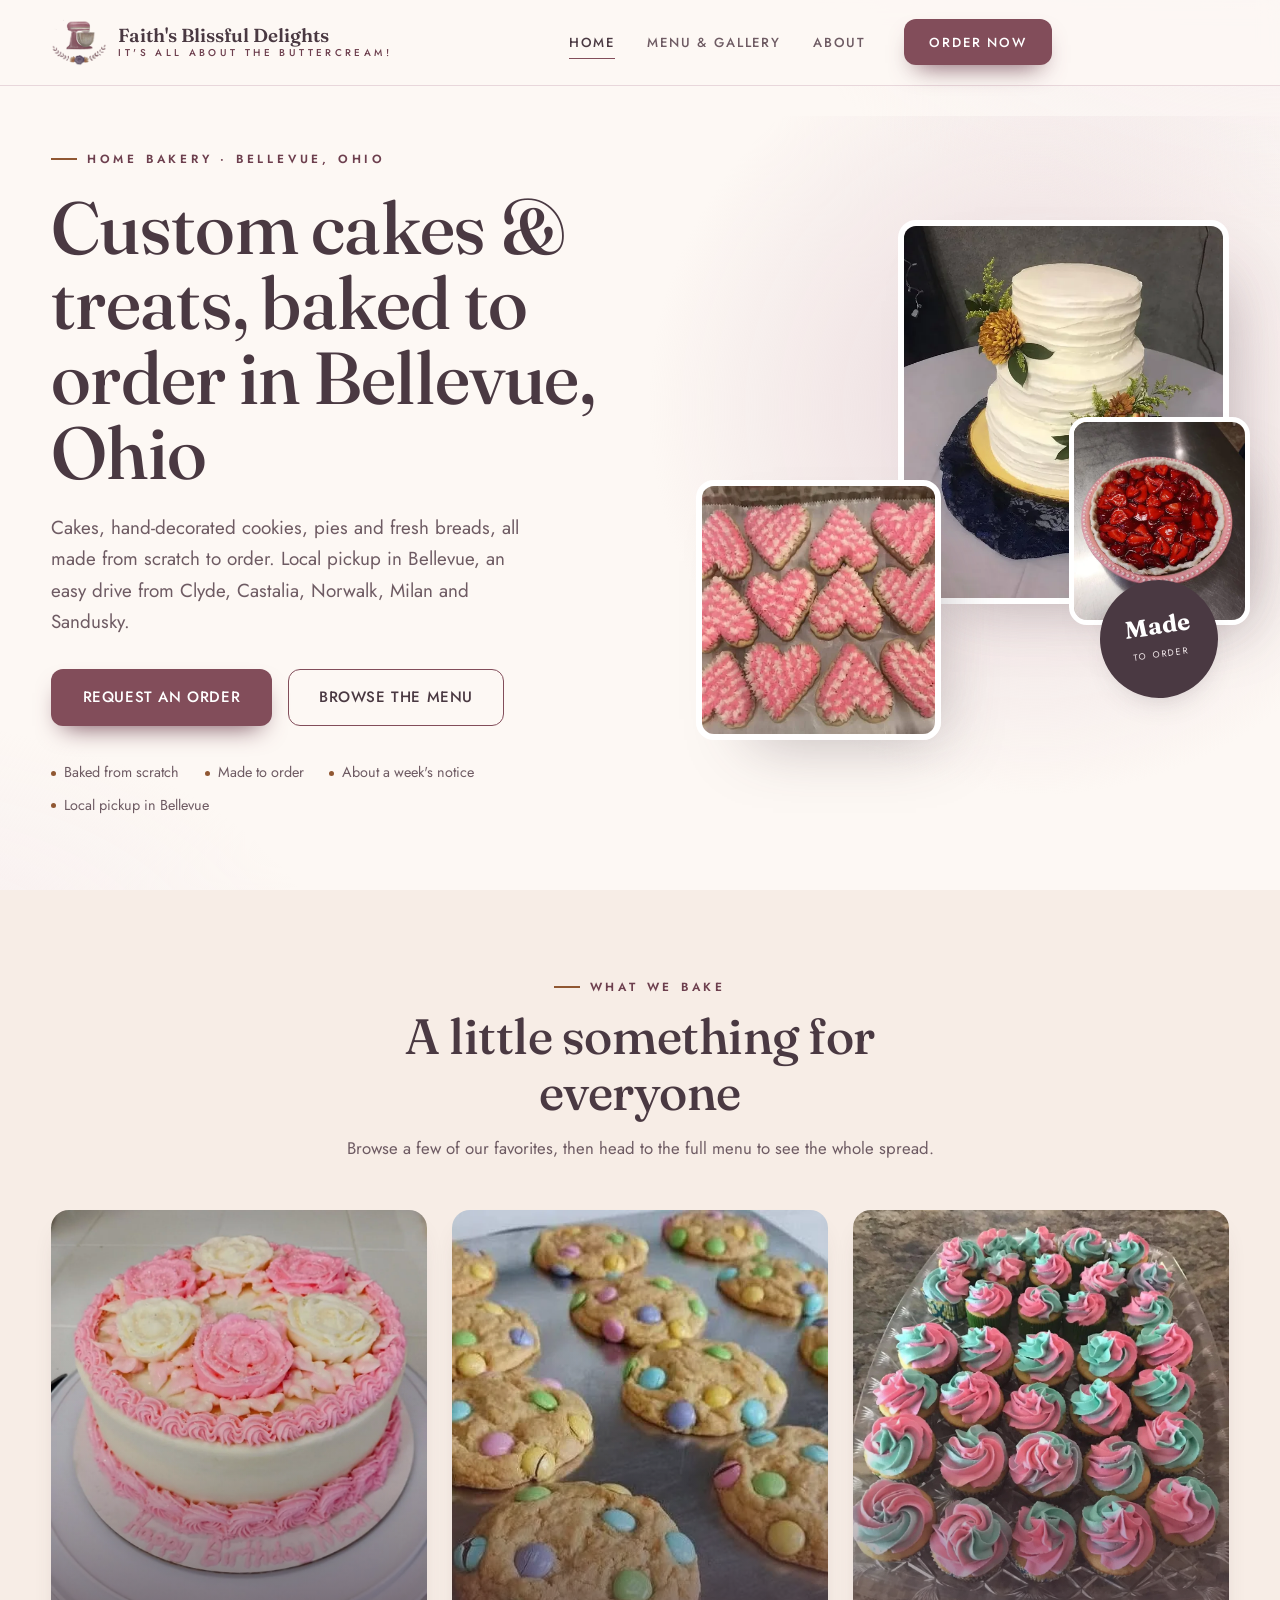
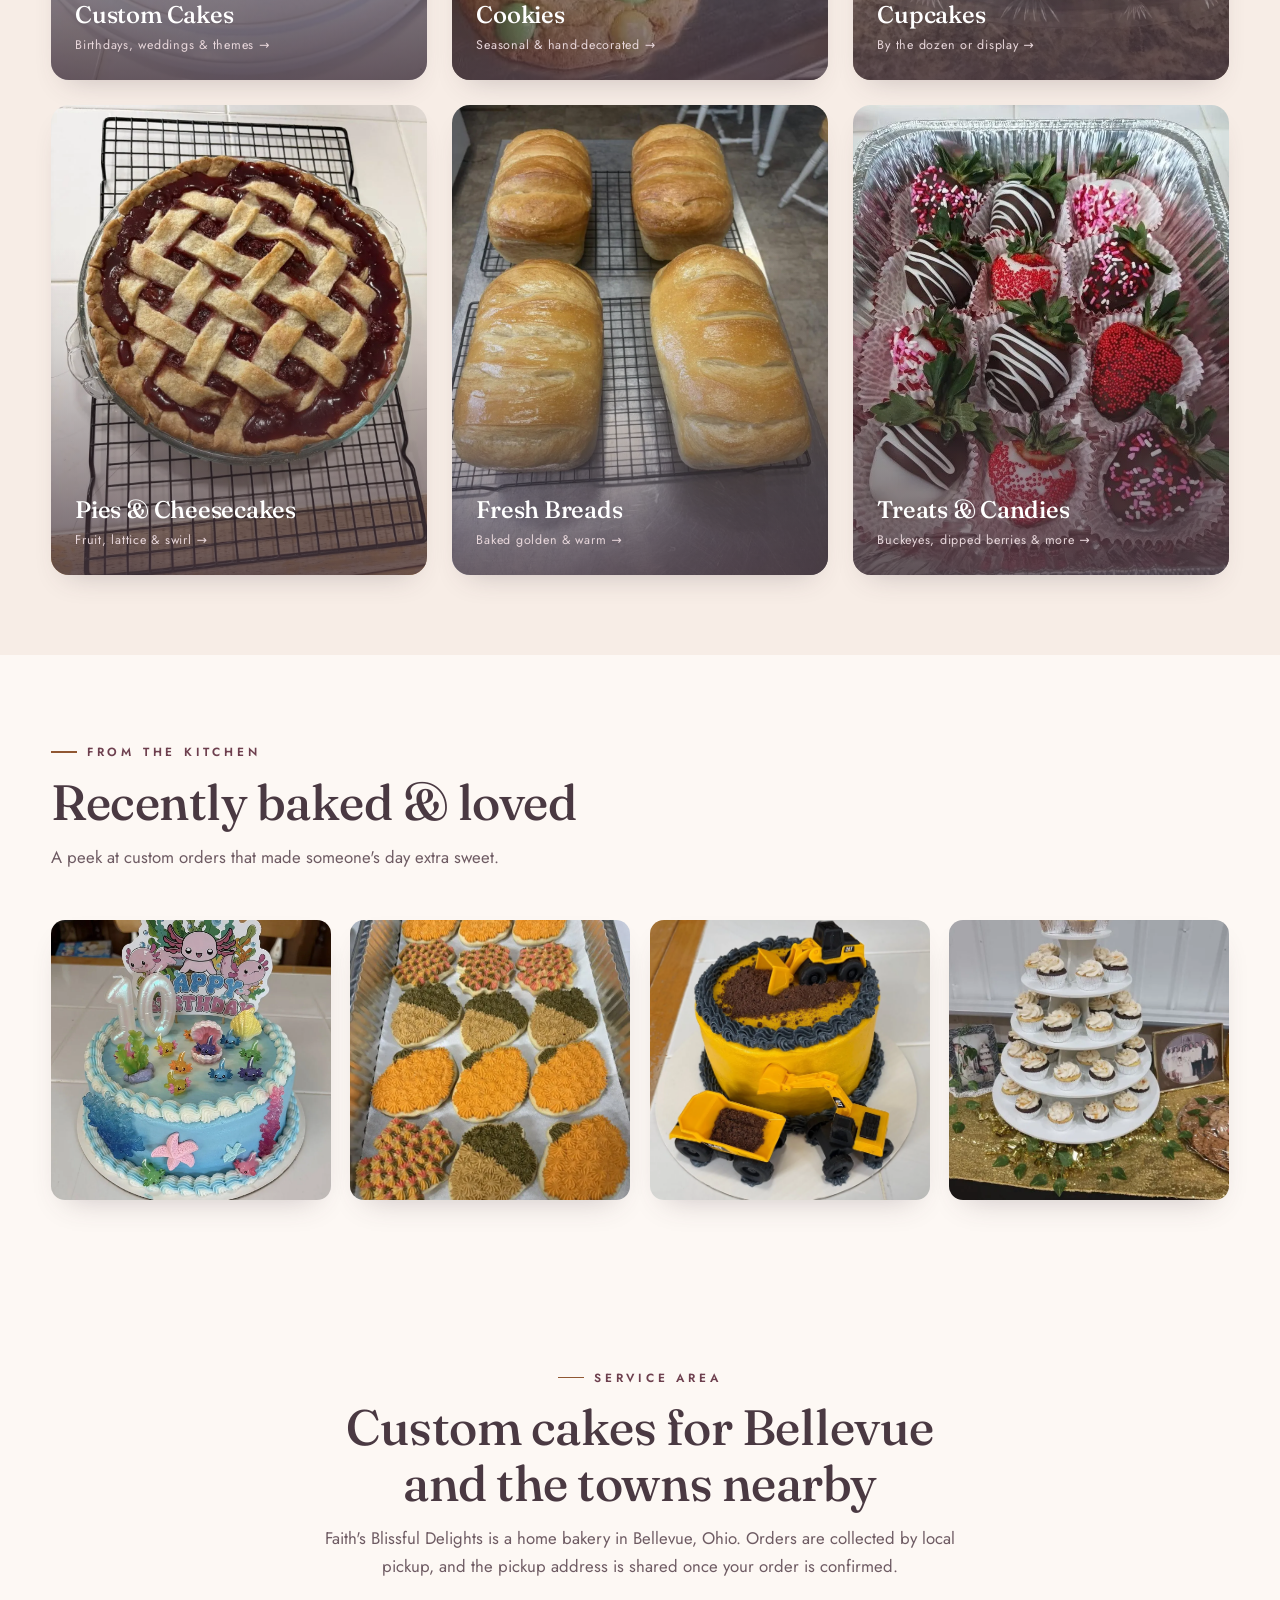
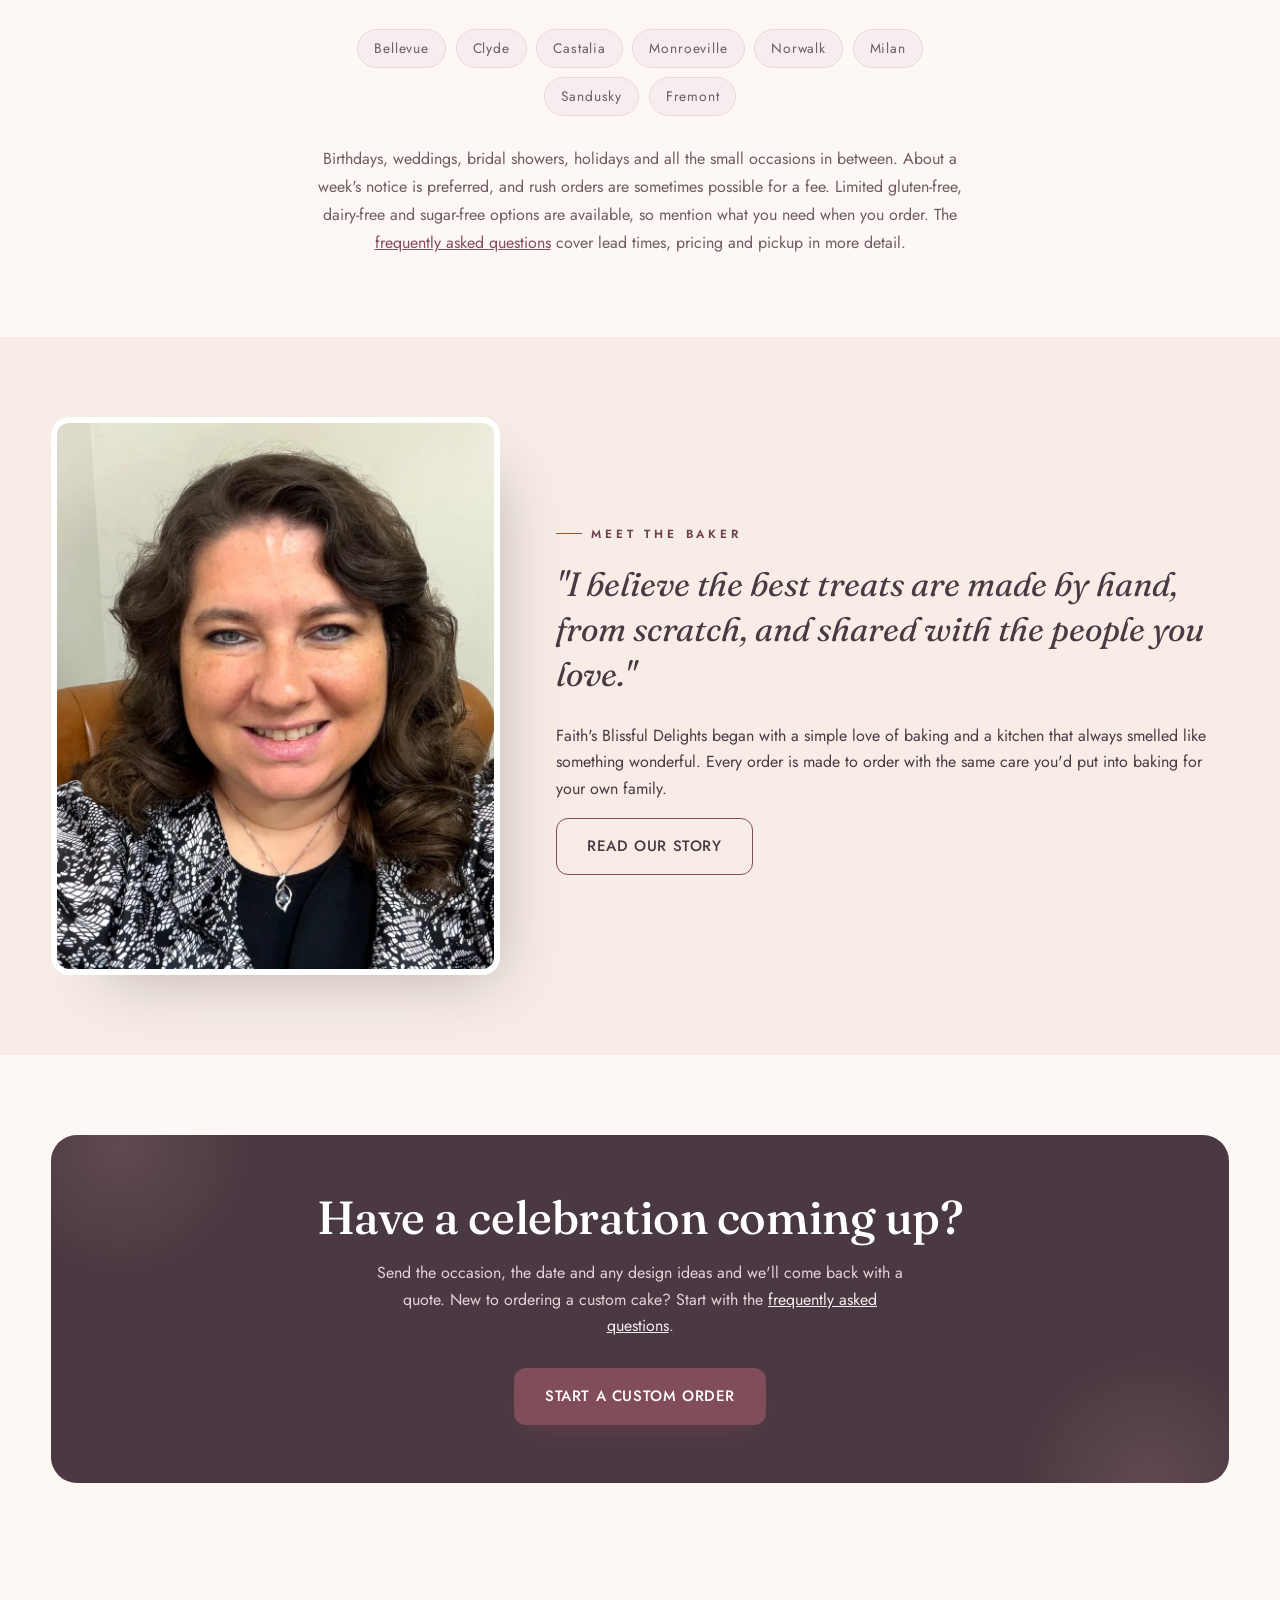
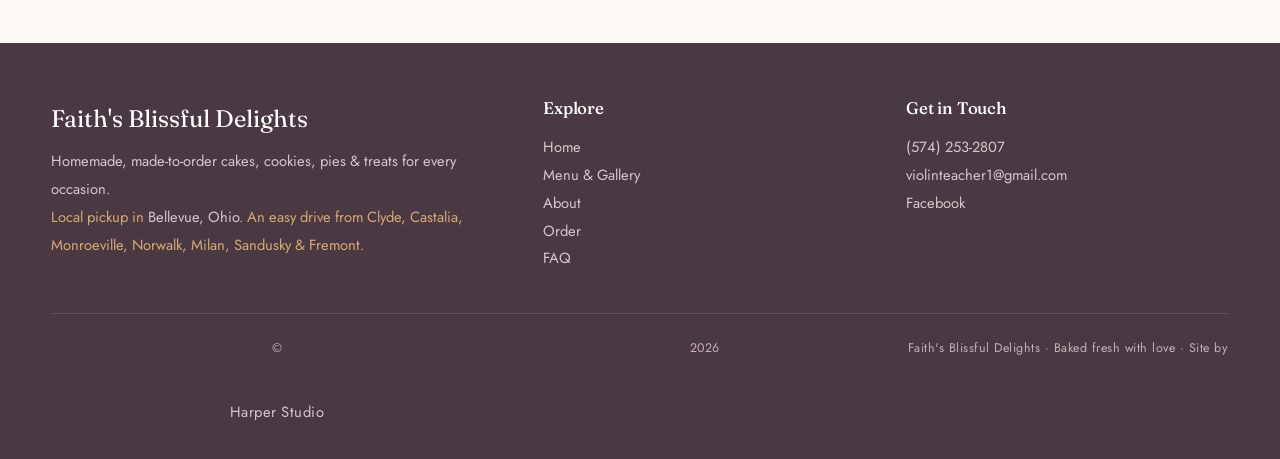
<file: index.html>
<!DOCTYPE html>
<html lang="en">
<head>
<meta charset="UTF-8">
<meta name="viewport" content="width=device-width, initial-scale=1">
<meta name="color-scheme" content="light">
<meta name="supported-color-schemes" content="light">
<!-- Marks the document as scripted before first paint, so style.css can hide
     .reveal elements. If this never runs, they stay visible rather than blank. -->
<script>document.documentElement.className += " js";</script>
<!-- Google Analytics (GA4) -->
<script async src="https://www.googletagmanager.com/gtag/js?id=G-HCV9DY8H45"></script>
<script>
  window.dataLayer = window.dataLayer || [];
  function gtag(){dataLayer.push(arguments);}
  gtag('js', new Date());
  gtag('config', 'G-HCV9DY8H45');
</script>
<title>Faith's Blissful Delights | Home Bakery in Bellevue, OH</title>
<meta name="description" content="Custom cakes, cookies, pies & treats baked to order in Bellevue, Ohio. Birthdays, weddings & every celebration, with local pickup. Get a quote today.">
<link rel="canonical" href="https://faithsblissfuldelights.com/">
<meta name="robots" content="index, follow">
<meta name="geo.region" content="US-OH">
<meta name="geo.placename" content="Bellevue, Ohio">
<!-- Open Graph (Facebook, iMessage, etc.) -->
<meta property="og:type" content="website">
<meta property="og:title" content="Faith's Blissful Delights | Home Bakery in Bellevue, OH">
<meta property="og:description" content="Homemade cakes, cookies, pies & treats baked fresh to order in Bellevue, Ohio. Custom orders for every celebration.">
<meta property="og:url" content="https://faithsblissfuldelights.com/">
<meta property="og:image" content="https://faithsblissfuldelights.com/img/cake-wedding-rustic.jpg">
<meta property="og:site_name" content="Faith's Blissful Delights">
<meta name="twitter:card" content="summary_large_image">
<meta name="twitter:title" content="Faith's Blissful Delights | Home Bakery in Bellevue, OH">
<meta name="twitter:description" content="Homemade cakes, cookies, pies & treats baked fresh to order in Bellevue, Ohio.">
<meta name="twitter:image" content="https://faithsblissfuldelights.com/img/cake-wedding-rustic.jpg">
<link rel="icon" type="image/png" href="img/favicon.png?v=4">
<link rel="stylesheet" href="style.css?v=5">
<!-- Canonical business record. Other pages reference this by @id rather than
     repeating it. Deliberately omitted, and this is now settled rather than
     pending: `geo` and any street address stay out permanently. The Google
     Business Profile was verified on 2026-08-30 as a service-area business, so
     Google itself hides the address and shows only the towns served. Faith's is
     a home bakery, and order.html promises the pickup address is shared only
     after an order is confirmed. Publishing coordinates here would put her home
     location on her own site in machine-readable form and contradict both. The
     locality, region and postal code below are town-level and stay. Also omitted:
     `openingHours` (made-to-order, so there are no storefront hours to publish). -->
<!-- areaServed carries twelve towns; the visible chips on the page carry eight.
     That split is deliberate. The last four (Flat Rock, York, Bloomingville,
     North Monroeville) are the immediate surrounding areas taken from the Google
     Business Profile itself, so they are worth asserting to machines for
     hyper-local matching. They are poor reading in body copy, though: they are
     tiny unincorporated places, and a visitor scanning a chip row wants the towns
     they recognise. Humans get the eight, crawlers get all twelve. -->
<!-- The Google entry in sameAs below is the Knowledge Graph id form
     (kgmid=/g/11zfb1ywrf), deliberately not the Maps place URL. A Maps URL embeds
     the map centre as @lat,lng, which would put coordinates back on a site that
     deliberately carries none, and those URLs change shape over time. The kgmid
     identifies the same listing, is stable, and holds no location data. -->
<!-- The hasOfferCatalog items below are typed Service, not Product, and must stay
     that way. Google's Product rich-result validator requires offers, review or
     aggregateRating on any node typed Product, and flagged all six as invalid in
     Search Console on 2026-08-25. Neither remedy is available honestly: every order
     is quoted individually so there are no prices to publish, and inventing review
     or rating markup is fabricated proof. These are made-to-order services rather
     than stocked goods, so Service is both the accurate type and free of that
     requirement. Do not "fix" this back to Product by attaching placeholder offers. -->
<script type="application/ld+json">
{
  "@context": "https://schema.org",
  "@type": "Bakery",
  "@id": "https://faithsblissfuldelights.com/#bakery",
  "name": "Faith's Blissful Delights",
  "description": "Home bakery in Bellevue, Ohio making custom cakes, hand-decorated cookies, cupcakes, pies and fresh breads to order.",
  "slogan": "It's all about the Buttercream!",
  "url": "https://faithsblissfuldelights.com/",
  "logo": "https://faithsblissfuldelights.com/img/logo-faith.png",
  "image": [
    "https://faithsblissfuldelights.com/img/cake-wedding-rustic.jpg",
    "https://faithsblissfuldelights.com/img/cake-lambeth.jpg",
    "https://faithsblissfuldelights.com/img/cookies-christmas-platter.jpg"
  ],
  "telephone": "+1-574-253-2807",
  "email": "violinteacher1@gmail.com",
  "priceRange": "$$",
  "currenciesAccepted": "USD",
  "address": {
    "@type": "PostalAddress",
    "addressLocality": "Bellevue",
    "addressRegion": "OH",
    "postalCode": "44811",
    "addressCountry": "US"
  },
  "areaServed": [
    { "@type": "City", "name": "Bellevue", "addressRegion": "OH" },
    { "@type": "City", "name": "Clyde", "addressRegion": "OH" },
    { "@type": "City", "name": "Castalia", "addressRegion": "OH" },
    { "@type": "City", "name": "Monroeville", "addressRegion": "OH" },
    { "@type": "City", "name": "Norwalk", "addressRegion": "OH" },
    { "@type": "City", "name": "Milan", "addressRegion": "OH" },
    { "@type": "City", "name": "Sandusky", "addressRegion": "OH" },
    { "@type": "City", "name": "Fremont", "addressRegion": "OH" },
    { "@type": "City", "name": "Flat Rock", "addressRegion": "OH" },
    { "@type": "City", "name": "York", "addressRegion": "OH" },
    { "@type": "City", "name": "Bloomingville", "addressRegion": "OH" },
    { "@type": "City", "name": "North Monroeville", "addressRegion": "OH" }
  ],
  "servesCuisine": "Bakery, Desserts",
  "hasOfferCatalog": {
    "@type": "OfferCatalog",
    "name": "Made to order",
    "itemListElement": [
      { "@type": "Offer", "itemOffered": { "@type": "Service", "name": "Custom celebration cakes", "serviceType": "Custom cake baking" } },
      { "@type": "Offer", "itemOffered": { "@type": "Service", "name": "Wedding cakes", "serviceType": "Wedding cake baking" } },
      { "@type": "Offer", "itemOffered": { "@type": "Service", "name": "Hand-decorated cookies", "serviceType": "Decorated cookie baking" } },
      { "@type": "Offer", "itemOffered": { "@type": "Service", "name": "Cupcakes", "serviceType": "Cupcake baking" } },
      { "@type": "Offer", "itemOffered": { "@type": "Service", "name": "Pies and cheesecakes", "serviceType": "Pie and cheesecake baking" } },
      { "@type": "Offer", "itemOffered": { "@type": "Service", "name": "Fresh breads", "serviceType": "Fresh bread baking" } }
    ]
  },
  "sameAs": [
    "https://www.facebook.com/p/Faiths-Blissful-Delights-100063565023319/",
    "https://www.google.com/search?kgmid=/g/11zfb1ywrf"
  ]
}
</script>
<script type="application/ld+json">
{
  "@context": "https://schema.org",
  "@type": "WebSite",
  "name": "Faith's Blissful Delights",
  "url": "https://faithsblissfuldelights.com/",
  "publisher": { "@id": "https://faithsblissfuldelights.com/#bakery" }
}
</script>
<style>
/* ---------- HERO ---------- */
.hero{ position:relative; z-index:1; padding:3.5rem 0 4.5rem; overflow:hidden; }
.hero .wrap{ display:grid; grid-template-columns:1.05fr .95fr; gap:3.5rem; align-items:center; }
.hero-copy .eyebrow{ margin-bottom:1.3rem; }
.hero-copy h1{ font-size:clamp(2.7rem,6vw,4.6rem); line-height:1.02; margin-bottom:1.4rem; }
.hero-copy h1 em{ font-style:italic; color:var(--rose-deep); }
.hero-copy .lead{ font-size:1.18rem; color:var(--ink-soft); max-width:30rem; margin-bottom:2rem; }
.hero-actions{ display:flex; gap:1rem; flex-wrap:wrap; }
/* plain, verifiable facts — not styled as pseudo-statistics */
.hero-facts{ margin-top:2.2rem; display:flex; flex-wrap:wrap; gap:.55rem 1.6rem; list-style:none; }
.hero-facts li{ display:flex; align-items:center; gap:.5rem; font-size:.9rem; color:var(--ink-soft); }
.hero-facts li::before{ content:""; flex:none; width:5px; height:5px; border-radius:50%; background:var(--champagne); }

/* hero collage */
.hero-art{ position:relative; height:520px; }
.hero-art figure{ position:absolute; border-radius:var(--radius); overflow:hidden; box-shadow:var(--shadow); border:6px solid var(--white); }
.hero-art img{ width:100%; height:100%; object-fit:cover; }
.hero-art .a{ width:62%; height:74%; top:0; right:0; z-index:2; }
.hero-art .b{ width:46%; height:50%; bottom:0; left:0; z-index:3; }
.hero-art .c{ width:34%; height:40%; top:38%; right:-4%; z-index:4; border-width:5px; }
.hero-art .blob{ position:absolute; width:140%; height:140%; top:-20%; left:-20%; z-index:0;
  background:radial-gradient(circle at 60% 40%, var(--rose-soft), transparent 62%); }
.hero-badge{ position:absolute; bottom:8%; right:2%; z-index:5; width:118px; height:118px;
  display:grid; place-items:center; text-align:center; border-radius:50%;
  background:var(--ink); color:var(--rose-mist); font-family:var(--serif);
  box-shadow:var(--shadow-sm); transform:rotate(-8deg); }
.hero-badge b{ display:block; font-size:1.5rem; color:#fff; line-height:1; }
.hero-badge span{ font-family:var(--sans); font-size:.56rem; letter-spacing:.2em; text-transform:uppercase; margin-top:4px; }

/* ---------- categories ---------- */
.cats{ display:grid; grid-template-columns:repeat(3,1fr); gap:1.6rem; }
.cat{ position:relative; border-radius:var(--radius); overflow:hidden; aspect-ratio:4/5; box-shadow:var(--shadow-sm); display:block; }
.cat img{ width:100%; height:100%; object-fit:cover; transition:transform .7s cubic-bezier(.2,.7,.2,1); }
.cat::after{ content:""; position:absolute; inset:0; background:linear-gradient(to top, rgba(74,57,66,.78) 0%, rgba(74,57,66,.12) 48%, transparent 70%); }
.cat-label{ position:absolute; left:0; right:0; bottom:0; z-index:2; padding:1.4rem 1.5rem; color:#fff; }
.cat-label h3{ color:#fff; font-size:1.5rem; margin-bottom:.15rem; }
.cat-label span{ font-size:.78rem; letter-spacing:.06em; color:var(--rose-soft); display:inline-flex; align-items:center; gap:.4rem; }
.cat:hover img{ transform:scale(1.06); }

/* ---------- featured strip ---------- */
.feat{ display:grid; grid-template-columns:repeat(4,1fr); gap:1.2rem; }
.feat figure{ border-radius:14px; overflow:hidden; box-shadow:var(--shadow-sm); aspect-ratio:1; }
.feat img{ width:100%; height:100%; object-fit:cover; transition:transform .6s ease; }
.feat figure:hover img{ transform:scale(1.07); }

/* ---------- about teaser ---------- */
.about-teaser{ display:grid; grid-template-columns:.8fr 1.2fr; gap:3.5rem; align-items:center; }
.about-teaser .photo{ border-radius:var(--radius); overflow:hidden; box-shadow:var(--shadow); border:6px solid var(--white); }
.towns{ display:flex; flex-wrap:wrap; justify-content:center; gap:.6rem; max-width:640px; margin:0 auto; }
.towns span{ font-size:.86rem; letter-spacing:.06em; color:var(--ink-soft); background:var(--plum-wash);
             border:1px solid var(--plum-tint); border-radius:999px; padding:.44rem 1rem; }
.towns-note{ max-width:66ch; margin:1.8rem auto 0; text-align:center; color:var(--ink-soft); font-size:1rem; line-height:1.75; }
.towns-note a{ color:var(--plum); text-decoration:underline; }
.about-teaser .photo img{ width:100%; aspect-ratio:4/5; object-fit:cover; object-position:center top; }
.about-teaser blockquote{ font-family:var(--serif); font-size:clamp(1.5rem,3vw,2.1rem); font-style:italic; line-height:1.34; color:var(--ink); margin:1.2rem 0 1.6rem; }
.about-teaser .sig{ font-family:var(--serif); font-size:1.15rem; color:var(--rose-deep); }

/* ---------- order band ---------- */
.order-band{ background:var(--ink); color:var(--rose-mist); border-radius:26px; padding:3.6rem; text-align:center; position:relative; overflow:hidden; }
.order-band::before, .order-band::after{ content:""; position:absolute; width:260px; height:260px; border-radius:50%; background:radial-gradient(circle, rgba(143,104,108,.34), transparent 70%); }
.order-band::before{ top:-120px; left:-60px; } .order-band::after{ bottom:-130px; right:-50px; }
.order-band h2{ color:#fff; font-size:clamp(2rem,4vw,2.9rem); margin-bottom:1rem; position:relative; }
.order-band p{ max-width:34rem; margin:0 auto 1.8rem; color:#e4d2d8; position:relative; }
.order-band .btn-primary{ position:relative; }

@media(max-width:860px){
  .hero .wrap{ grid-template-columns:1fr; gap:2.5rem; }
  .hero-art{ height:420px; order:-1; }
  .cats{ grid-template-columns:1fr 1fr; }
  .feat{ grid-template-columns:1fr 1fr; }
  .about-teaser{ grid-template-columns:1fr; gap:2rem; }
  .order-band{ padding:2.5rem 1.5rem; }
}
@media(max-width:520px){ .cats{ grid-template-columns:1fr; } }
</style>
</head>
<body>
<a class="skip-link" href="#main">Skip to content</a>
<!-- NAV -->
<header class="nav">
  <div class="wrap">
    <a class="brand" href="index.html">
      <img class="mark" src="img/logo-faith.webp" width="263" height="224" alt="Faith's Blissful Delights logo">
      <span class="name">Faith's Blissful Delights<span>It's all about the Buttercream!</span></span>
    </a>
    <nav class="nav-links" id="navLinks">
      <a href="index.html" class="active">Home</a>
      <a href="menu.html">Menu &amp; Gallery</a>
      <a href="about.html">About</a>
      <a href="order.html" class="btn btn-primary nav-cta">Order Now</a>
    </nav>
    <button class="nav-toggle" id="navToggle" aria-label="Menu"><span></span><span></span><span></span></button>
  </div>
</header>

<main id="main">
<!-- HERO -->
<section class="hero">
  <div class="wrap">
    <div class="hero-copy reveal">
      <span class="eyebrow">Home bakery &middot; Bellevue, Ohio</span>
      <h1>Custom cakes &amp; treats, baked to order in Bellevue, Ohio</h1>
      <p class="lead">Cakes, hand-decorated cookies, pies and fresh breads, all made from
        scratch to order. Local pickup in Bellevue, an easy drive from Clyde, Castalia,
        Norwalk, Milan and Sandusky.</p>
      <div class="hero-actions">
        <a href="order.html" class="btn btn-primary">Request an Order</a>
        <a href="menu.html" class="btn btn-ghost">Browse the Menu</a>
      </div>
      <ul class="hero-facts">
        <li>Baked from scratch</li>
        <li>Made to order</li>
        <li>About a week's notice</li>
        <li>Local pickup in Bellevue</li>
      </ul>
    </div>

    <div class="hero-art reveal">
      <div class="blob"></div>
      <figure class="a"><img src="img/cake-wedding-rustic.webp" width="600" height="800" alt="Rustic floral tiered wedding cake" fetchpriority="high" decoding="async"></figure>
      <figure class="b"><img src="img/cookies-heart-pink.webp" width="500" height="439" alt="Pink decorated heart cookies"></figure>
      <figure class="c"><img src="img/pie-strawberry-pink.webp" width="500" height="667" alt="Fresh strawberry pie"></figure>
      <div class="hero-badge"><div><b>Made</b><span>to Order</span></div></div>
    </div>
  </div>
</section>

<!-- CATEGORIES -->
<section class="section section-cream">
  <div class="wrap">
    <div class="section-head center reveal">
      <span class="eyebrow">What We Bake</span>
      <h2>A little something for everyone</h2>
      <p>Browse a few of our favorites, then head to the full menu to see the whole spread.</p>
    </div>
    <div class="cats">
      <a class="cat reveal" href="menu.html#cakes"><img src="img/cake-pink-rose.webp" width="1050" height="1400" alt="Custom cakes" loading="lazy" decoding="async"><div class="cat-label"><h3>Custom Cakes</h3><span>Birthdays, weddings &amp; themes &rarr;</span></div></a>
      <a class="cat reveal" href="menu.html#cookies"><img src="img/cookies-easter-mm.webp" width="583" height="583" alt="Decorated cookies" loading="lazy" decoding="async"><div class="cat-label"><h3>Cookies</h3><span>Seasonal &amp; hand-decorated &rarr;</span></div></a>
      <a class="cat reveal" href="menu.html#cupcakes"><img src="img/cupcakes-pink-teal.webp" width="1050" height="1400" alt="Cupcakes" loading="lazy" decoding="async"><div class="cat-label"><h3>Cupcakes</h3><span>By the dozen or display &rarr;</span></div></a>
      <a class="cat reveal" href="menu.html#pies"><img src="img/pie-cherry-lattice.webp" width="1050" height="1400" alt="Pies and cheesecakes" loading="lazy" decoding="async"><div class="cat-label"><h3>Pies &amp; Cheesecakes</h3><span>Fruit, lattice &amp; swirl &rarr;</span></div></a>
      <a class="cat reveal" href="menu.html#breads"><img src="img/bread-loaves-4.webp" width="1050" height="1400" alt="Fresh breads" loading="lazy" decoding="async"><div class="cat-label"><h3>Fresh Breads</h3><span>Baked golden &amp; warm &rarr;</span></div></a>
      <a class="cat reveal" href="menu.html#treats"><img src="img/treats-choc-strawberries.webp" width="752" height="1020" alt="Sweet treats" loading="lazy" decoding="async"><div class="cat-label"><h3>Treats &amp; Candies</h3><span>Buckeyes, dipped berries &amp; more &rarr;</span></div></a>
    </div>
  </div>
</section>

<!-- FEATURED -->
<section class="section">
  <div class="wrap">
    <div class="section-head reveal">
      <span class="eyebrow">From the Kitchen</span>
      <h2>Recently baked &amp; loved</h2>
      <p>A peek at custom orders that made someone's day extra sweet.</p>
    </div>
    <div class="feat">
      <figure class="reveal"><img src="img/cake-axolotl.webp" width="1091" height="1400" alt="Axolotl ocean birthday cake" loading="lazy" decoding="async"></figure>
      <figure class="reveal"><img src="img/cookies-fall-pumpkin.webp" width="720" height="960" alt="Fall pumpkin and acorn cookies" loading="lazy" decoding="async"></figure>
      <figure class="reveal"><img src="img/cake-construction.webp" width="1257" height="1400" alt="Construction truck birthday cake" loading="lazy" decoding="async"></figure>
      <figure class="reveal"><img src="img/cupcakes-tower.webp" width="752" height="1020" alt="Cupcake tower" loading="lazy" decoding="async"></figure>
    </div>
  </div>
</section>

<!-- SERVICE AREA
     Every fact here already appears elsewhere on the site or in the Bakery
     schema (the eight towns are the schema's areaServed list, the lead time and
     the pickup rule come from the FAQ). Nothing here is new information about
     the business, so nothing here needs Faith to verify it. -->
<section class="section">
  <div class="wrap">
    <div class="section-head center reveal">
      <span class="eyebrow">Service Area</span>
      <h2>Custom cakes for Bellevue and the towns nearby</h2>
      <p>Faith's Blissful Delights is a home bakery in Bellevue, Ohio. Orders are
         collected by local pickup, and the pickup address is shared once your
         order is confirmed.</p>
    </div>
    <div class="towns reveal">
      <span>Bellevue</span><span>Clyde</span><span>Castalia</span><span>Monroeville</span><span>Norwalk</span><span>Milan</span><span>Sandusky</span><span>Fremont</span>
    </div>
    <p class="towns-note reveal">
      Birthdays, weddings, bridal showers, holidays and all the small occasions in
      between. About a week's notice is preferred, and rush orders are sometimes
      possible for a fee. Limited gluten-free, dairy-free and sugar-free options
      are available, so mention what you need when you order. The
      <a href="faq.html">frequently asked questions</a> cover lead times, pricing
      and pickup in more detail.
    </p>
  </div>
</section>

<!-- ABOUT TEASER -->
<section class="section section-cream">
  <div class="wrap about-teaser">
    <div class="photo reveal"><img src="img/baker-faith.webp" width="900" height="1125" alt="Faith, the baker behind Faith's Blissful Delights" loading="lazy" decoding="async"></div>
    <div class="reveal">
      <span class="eyebrow">Meet the Baker</span>
      <blockquote>"I believe the best treats are made by hand, from scratch, and shared with the people you love."</blockquote>
      <p>Faith's Blissful Delights began with a simple love of baking and a kitchen that always smelled like something wonderful. Every order is made to order with the same care you'd put into baking for your own family.</p>
      <p style="margin-top:1rem"><a href="about.html" class="btn btn-ghost">Read Our Story</a></p>
    </div>
  </div>
</section>

<!-- ORDER BAND -->
<section class="section">
  <div class="wrap">
    <div class="order-band reveal">
      <h2>Have a celebration coming up?</h2>
      <p>Send the occasion, the date and any design ideas and we'll come back with a quote. New to ordering a custom cake? Start with the <a href="faq.html" style="color:var(--rose-mist);text-decoration:underline">frequently asked questions</a>.</p>
      <a href="order.html" class="btn btn-primary">Start a Custom Order</a>
    </div>
  </div>
</section>

<!-- FOOTER -->
</main>

<footer class="footer" id="contact">
  <div class="wrap">
    <div>
      <div class="name-lg">Faith's Blissful Delights</div>
      <p>Homemade, made-to-order cakes, cookies, pies &amp; treats for every occasion.</p>
      <p class="place">Local pickup in <a href="https://www.google.com/maps/search/?api=1&amp;query=Bellevue%2C+OH" target="_blank" rel="noopener">Bellevue, Ohio</a>. An easy drive from Clyde, Castalia, Monroeville, Norwalk, Milan, Sandusky &amp; Fremont.</p>
    </div>
    <div>
      <h4>Explore</h4>
      <p><a href="index.html">Home</a></p>
      <p><a href="menu.html">Menu &amp; Gallery</a></p>
      <p><a href="about.html">About</a></p>
      <p><a href="order.html">Order</a></p>
      <p><a href="faq.html">FAQ</a></p>
    </div>
    <div>
      <h4>Get in Touch</h4>
      <p><a href="tel:5742532807">(574) 253-2807</a></p>
      <p><a href="mailto:violinteacher1@gmail.com">violinteacher1@gmail.com</a></p>
      <p><a href="https://www.facebook.com/p/Faiths-Blissful-Delights-100063565023319/" target="_blank" rel="noopener">Facebook</a></p>
    </div>
  </div>
  <div class="footer-bottom wrap">
    © <span id="yr"></span> Faith's Blissful Delights · Baked fresh with love · Site by <a href="https://harperstudio.co/" target="_blank" rel="noopener">Harper Studio</a>
  </div>
</footer>

<script src="main.js?v=4"></script>
</body>
</html>
</file>
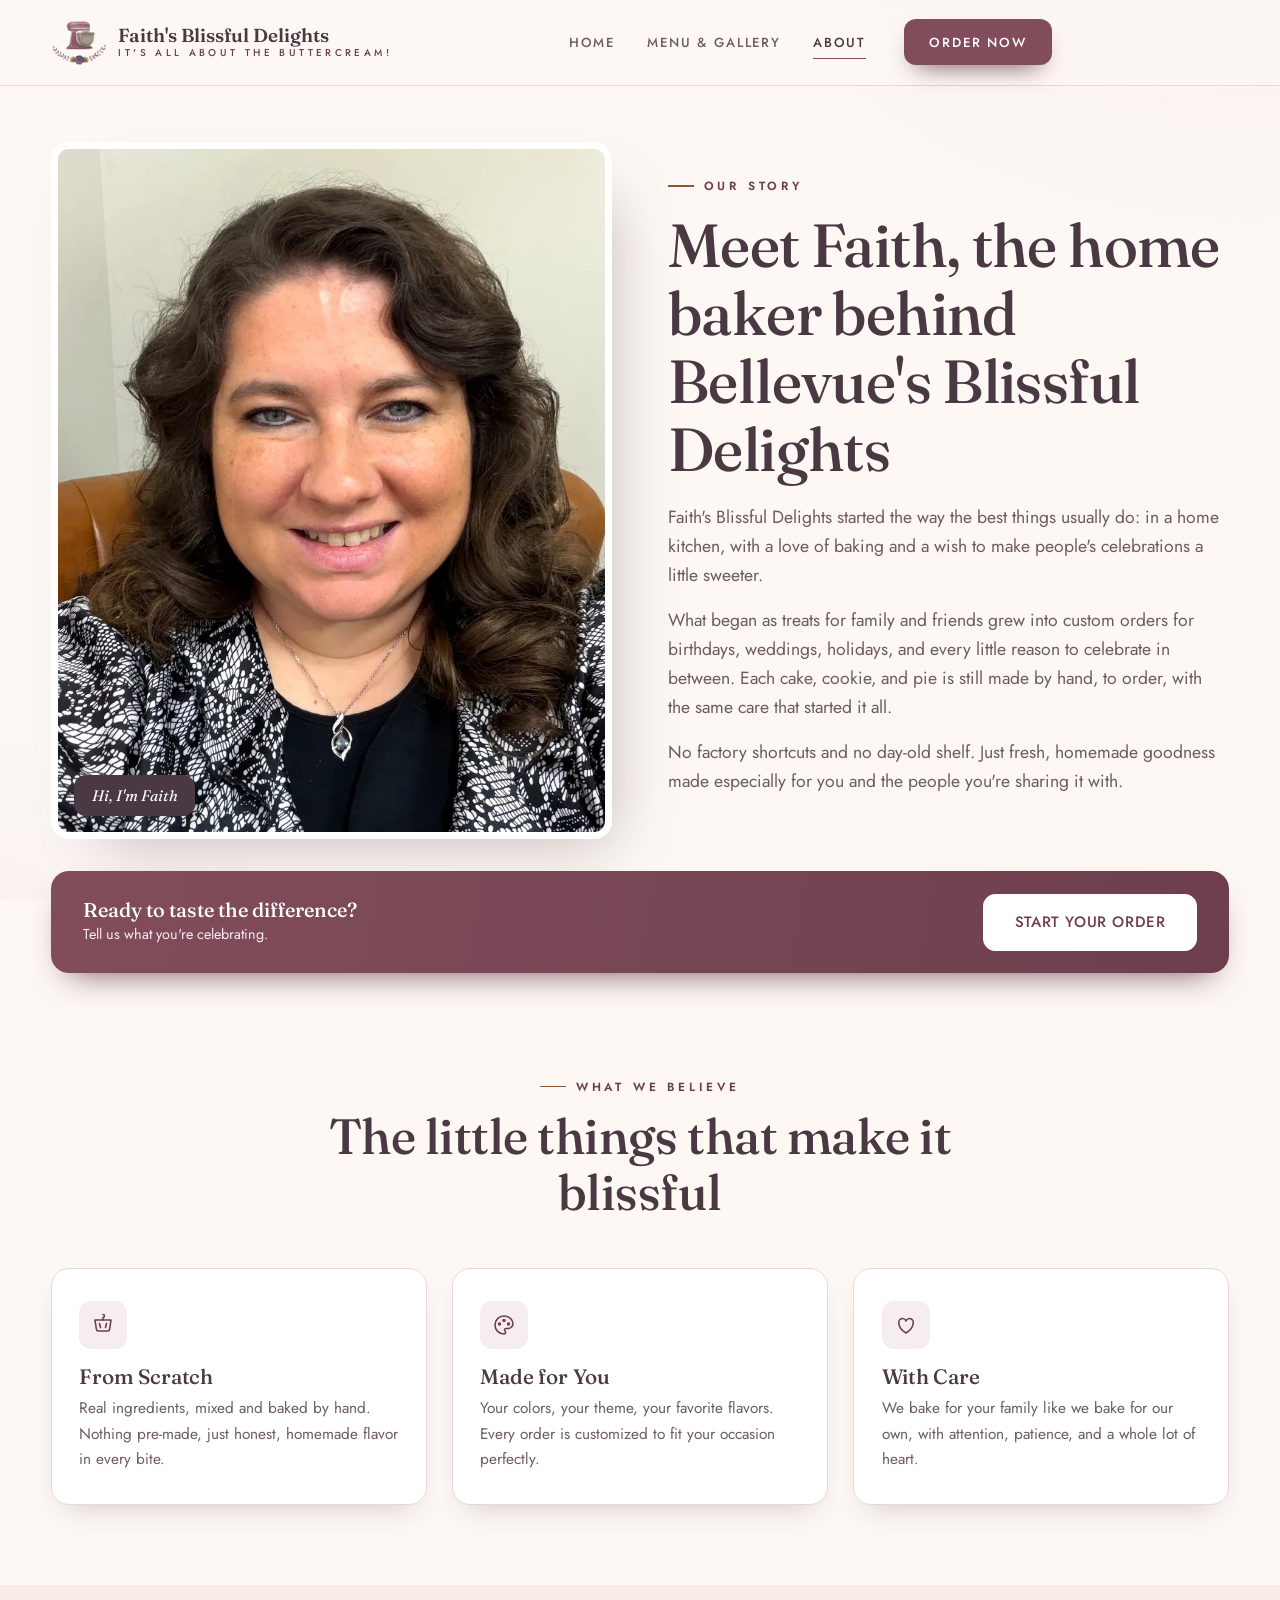
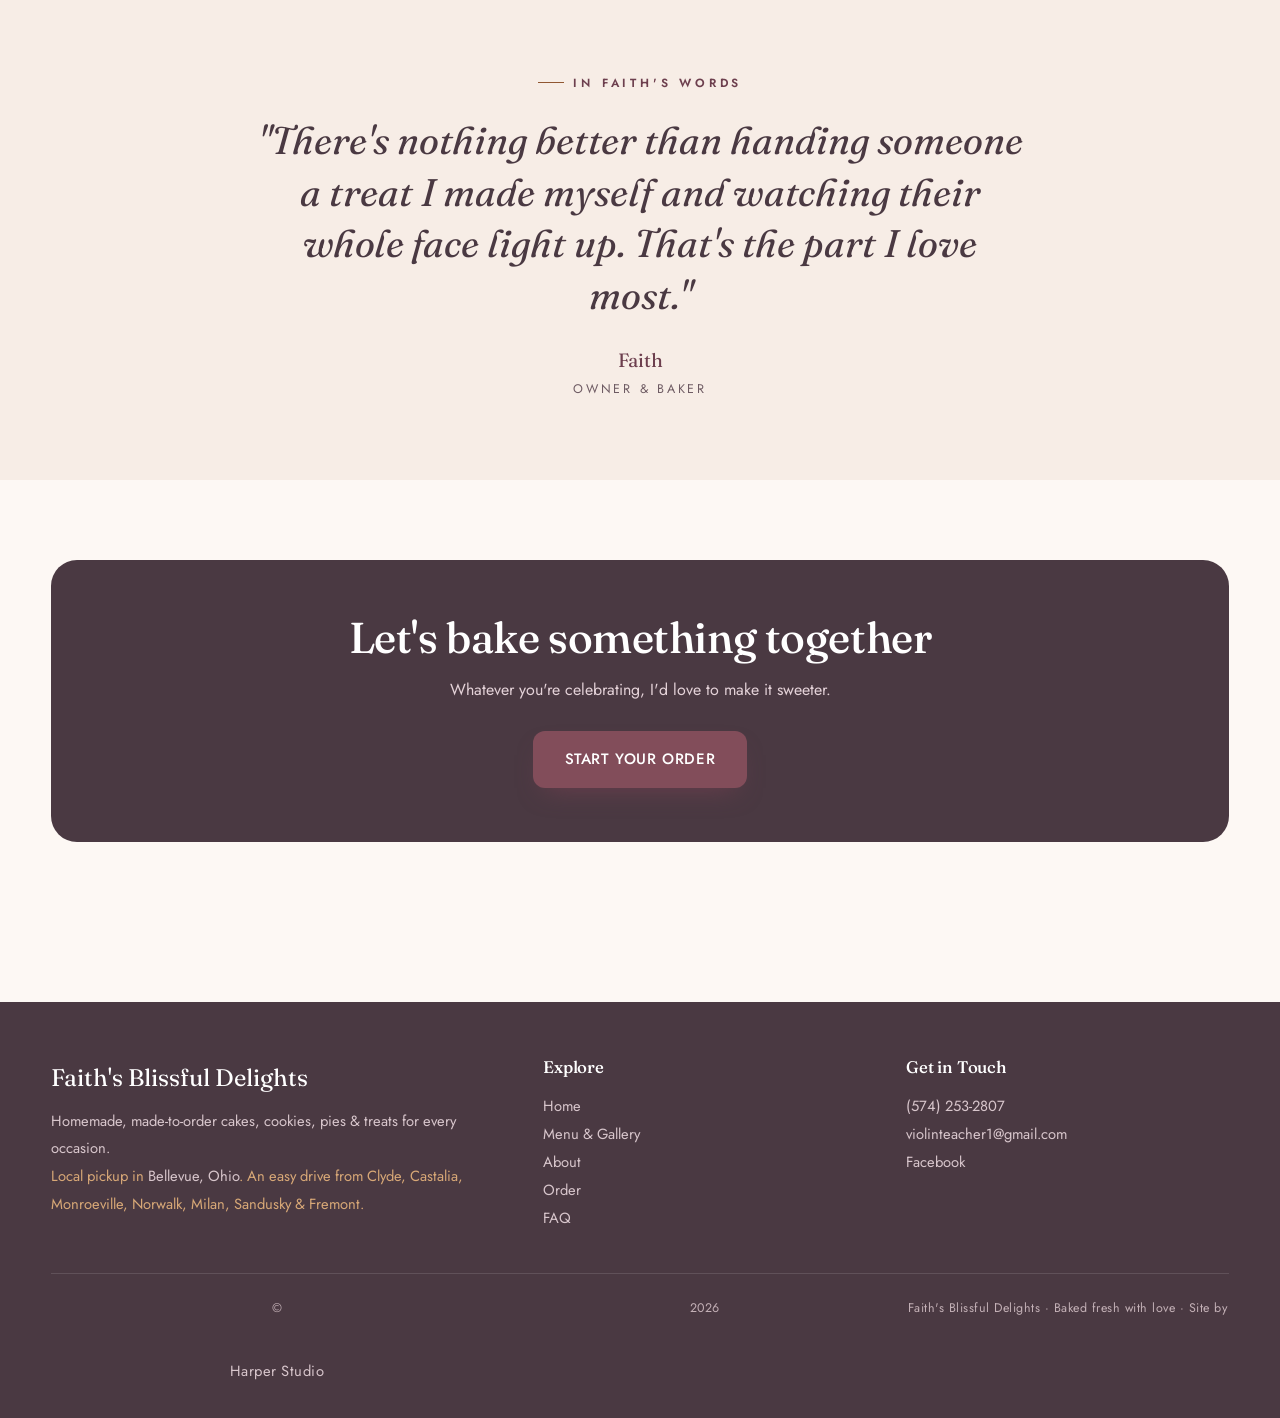
<file: about.html>
<!DOCTYPE html>
<html lang="en">
<head>
<meta charset="UTF-8">
<meta name="viewport" content="width=device-width, initial-scale=1">
<meta name="color-scheme" content="light">
<meta name="supported-color-schemes" content="light">
<!-- Marks the document as scripted before first paint, so style.css can hide
     .reveal elements. If this never runs, they stay visible rather than blank. -->
<script>document.documentElement.className += " js";</script>
<!-- Google Analytics (GA4) -->
<script async src="https://www.googletagmanager.com/gtag/js?id=G-HCV9DY8H45"></script>
<script>
  window.dataLayer = window.dataLayer || [];
  function gtag(){dataLayer.push(arguments);}
  gtag('js', new Date());
  gtag('config', 'G-HCV9DY8H45');
</script>
<title>About | Faith's Blissful Delights — Home Bakery in Bellevue, OH</title>
<meta name="description" content="Meet Faith, the baker behind Faith's Blissful Delights in Bellevue, Ohio. Homemade, made-to-order baked goods crafted with care for every celebration.">
<link rel="icon" type="image/png" href="img/favicon.png?v=4">
<link rel="canonical" href="https://faithsblissfuldelights.com/about.html">
<meta name="geo.region" content="US-OH">
<meta name="geo.placename" content="Bellevue, Ohio">
<meta property="og:type" content="website">
<meta property="og:title" content="About | Faith's Blissful Delights — Home Bakery in Bellevue, OH">
<meta property="og:description" content="Meet Faith, the baker behind Faith's Blissful Delights in Bellevue, Ohio. Homemade, made-to-order baked goods crafted with care for every celebration.">
<meta property="og:url" content="https://faithsblissfuldelights.com/about.html">
<meta property="og:image" content="https://faithsblissfuldelights.com/img/baker-faith.jpg">
<meta property="og:site_name" content="Faith's Blissful Delights">
<meta name="twitter:card" content="summary_large_image">
<script type="application/ld+json">
{
  "@context": "https://schema.org",
  "@type": "AboutPage",
  "url": "https://faithsblissfuldelights.com/about.html",
  "name": "About Faith's Blissful Delights",
  "description": "Meet Faith, the home baker behind Faith's Blissful Delights in Bellevue, Ohio.",
  "about": { "@id": "https://faithsblissfuldelights.com/#bakery" },
  "isPartOf": { "@type": "WebSite", "url": "https://faithsblissfuldelights.com/" }
}
</script>
<script type="application/ld+json">
{
  "@context": "https://schema.org",
  "@type": "BreadcrumbList",
  "itemListElement": [
    { "@type": "ListItem", "position": 1, "name": "Home", "item": "https://faithsblissfuldelights.com/" },
    { "@type": "ListItem", "position": 2, "name": "About", "item": "https://faithsblissfuldelights.com/about.html" }
  ]
}
</script>
<link rel="stylesheet" href="style.css?v=5">
<style>
.about-hero{ padding:3.5rem 0 1rem; }
.about-hero .wrap{ display:grid; grid-template-columns:1fr 1fr; gap:3.5rem; align-items:center; }
.about-hero .photo{ border-radius:var(--radius); overflow:hidden; box-shadow:var(--shadow); border:7px solid var(--white); position:relative; }
.about-hero .photo img{ width:100%; aspect-ratio:4/5; object-fit:cover; object-position:center top; }
.about-hero .photo .tag{ position:absolute; bottom:1rem; left:1rem; background:var(--ink); color:#fff; font-family:var(--serif);
  font-style:italic; padding:.5rem 1.1rem; border-radius:var(--radius-btn); font-size:.95rem; box-shadow:var(--shadow-sm); }
.about-hero h1{ font-size:clamp(2.4rem,5.5vw,3.8rem); margin:1rem 0 1.2rem; }
.about-hero h1 em{ font-style:italic; color:var(--rose-deep); }
.about-hero p{ color:var(--ink-soft); font-size:1.1rem; margin-bottom:1rem; }

.values{ display:grid; grid-template-columns:repeat(3,1fr); gap:1.6rem; }
.value{ background:var(--white); border:1px solid var(--rose-soft); border-radius:var(--radius); padding:2rem 1.7rem; box-shadow:var(--shadow-sm); }
.value .ic{ width:48px; height:48px; border-radius:12px; background:var(--rose-mist); display:grid; place-items:center; margin-bottom:1rem; color:var(--rose-deep); }
.value .ic svg{ width:24px; height:24px; }
.value h3{ font-size:1.3rem; margin-bottom:.5rem; }
.value p{ color:var(--ink-soft); font-size:.96rem; }

.story-quote{ text-align:center; max-width:48rem; margin:0 auto; }
.story-quote blockquote{ font-family:var(--serif); font-style:italic; font-size:clamp(1.6rem,3.5vw,2.4rem); line-height:1.35; color:var(--ink); }
.story-quote .sig{ margin-top:1.4rem; font-family:var(--serif); font-size:1.2rem; color:var(--rose-deep); }
.story-quote .sig span{ display:block; font-family:var(--sans); font-size:.78rem; letter-spacing:.22em; text-transform:uppercase; color:var(--ink-soft); margin-top:.2rem; }

@media(max-width:860px){
  .about-hero .wrap{ grid-template-columns:1fr; gap:2.2rem; }
  .about-hero .photo{ max-width:380px; }
  .values{ grid-template-columns:1fr; }
}
</style>
</head>
<body>
<a class="skip-link" href="#main">Skip to content</a>
<header class="nav">
  <div class="wrap">
    <a class="brand" href="index.html">
      <img class="mark" src="img/logo-faith.webp" width="263" height="224" alt="Faith's Blissful Delights logo">
      <span class="name">Faith's Blissful Delights<span>It's all about the Buttercream!</span></span>
    </a>
    <nav class="nav-links" id="navLinks">
      <a href="index.html">Home</a>
      <a href="menu.html">Menu &amp; Gallery</a>
      <a href="about.html" class="active">About</a>
      <a href="order.html" class="btn btn-primary nav-cta">Order Now</a>
    </nav>
    <button class="nav-toggle" id="navToggle" aria-label="Menu"><span></span><span></span><span></span></button>
  </div>
</header>

<main id="main">
<section class="about-hero">
  <div class="wrap">
    <div class="photo reveal">
      <img src="img/baker-faith.webp" width="900" height="1125" alt="Faith, the baker behind Faith's Blissful Delights" fetchpriority="high" decoding="async">
      <span class="tag">Hi, I'm Faith</span>
    </div>
    <div class="reveal">
      <span class="eyebrow">Our Story</span>
      <h1>Meet Faith, the home baker behind Bellevue's Blissful Delights</h1>
      <p>Faith's Blissful Delights started the way the best things usually do: in a home kitchen, with a love of baking and a wish to make people's celebrations a little sweeter.</p>
      <p>What began as treats for family and friends grew into custom orders for birthdays, weddings, holidays, and every little reason to celebrate in between. Each cake, cookie, and pie is still made by hand, to order, with the same care that started it all.</p>
      <p>No factory shortcuts and no day-old shelf. Just fresh, homemade goodness made especially for you and the people you're sharing it with.</p>
    </div>
  </div>
</section>

<section class="cta-ribbon" style="margin:1rem 0">
  <div class="wrap">
    <div class="txt"><div><b>Ready to taste the difference?</b><span>Tell us what you're celebrating.</span></div></div>
    <a href="order.html" class="btn">Start Your Order</a>
  </div>
</section>

<section class="section">
  <div class="wrap">
    <div class="section-head center reveal">
      <span class="eyebrow">What We Believe</span>
      <h2>The little things that make it blissful</h2>
    </div>
    <div class="values">
      <div class="value reveal"><div class="ic"><svg viewBox="0 0 24 24" fill="none" stroke="currentColor" stroke-width="1.6" stroke-linecap="round" stroke-linejoin="round"><path d="M4 7h16l-1.4 9.2a2 2 0 0 1-2 1.8H7.4a2 2 0 0 1-2-1.8L4 7Z"/><path d="M12 7V4.5M12 4.5a1.5 1.5 0 1 0 0-3"/><path d="M8.5 10.5l1 4M15.5 10.5l-1 4"/></svg></div><h3>From Scratch</h3><p>Real ingredients, mixed and baked by hand. Nothing pre-made, just honest, homemade flavor in every bite.</p></div>
      <div class="value reveal"><div class="ic"><svg viewBox="0 0 24 24" fill="none" stroke="currentColor" stroke-width="1.6" stroke-linecap="round" stroke-linejoin="round"><path d="M12 3a9 9 0 1 0 0 18c1 0 1.6-.8 1.6-1.6 0-.5-.2-.9-.5-1.2-.3-.3-.5-.7-.5-1.2 0-.9.7-1.5 1.6-1.5H16a5 5 0 0 0 5-5c0-3.9-4-7.5-9-7.5Z"/><circle cx="7.5" cy="11" r="1"/><circle cx="12" cy="7.5" r="1"/><circle cx="16.5" cy="11" r="1"/></svg></div><h3>Made for You</h3><p>Your colors, your theme, your favorite flavors. Every order is customized to fit your occasion perfectly.</p></div>
      <div class="value reveal"><div class="ic"><svg viewBox="0 0 24 24" fill="none" stroke="currentColor" stroke-width="1.6" stroke-linecap="round" stroke-linejoin="round"><path d="M12 20s-7-4.4-7-9.3A3.7 3.7 0 0 1 12 8a3.7 3.7 0 0 1 7 2.7C19 15.6 12 20 12 20Z"/></svg></div><h3>With Care</h3><p>We bake for your family like we bake for our own, with attention, patience, and a whole lot of heart.</p></div>
    </div>
  </div>
</section>

<section class="section section-cream">
  <div class="wrap">
    <div class="story-quote reveal">
      <span class="eyebrow" style="justify-content:center;margin-bottom:1.4rem">In Faith's Words</span>
      <blockquote>"There's nothing better than handing someone a treat I made myself and watching their whole face light up. That's the part I love most."</blockquote>
      <div class="sig">Faith<span>Owner &amp; Baker</span></div>
    </div>
  </div>
</section>

<section class="section">
  <div class="wrap">
    <div class="order-band reveal" style="background:var(--ink);color:var(--rose-mist);border-radius:26px;padding:3.4rem;text-align:center">
      <h2 style="color:#fff;font-size:clamp(1.9rem,4vw,2.7rem);margin-bottom:.9rem">Let's bake something together</h2>
      <p style="max-width:33rem;margin:0 auto 1.7rem;color:#e4d2d8">Whatever you're celebrating, I'd love to make it sweeter.</p>
      <a href="order.html" class="btn btn-primary">Start Your Order</a>
    </div>
  </div>
</section>
</main>


<footer class="footer">
  <div class="wrap">
    <div>
      <div class="name-lg">Faith's Blissful Delights</div>
      <p>Homemade, made-to-order cakes, cookies, pies &amp; treats for every occasion.</p>
      <p class="place">Local pickup in <a href="https://www.google.com/maps/search/?api=1&amp;query=Bellevue%2C+OH" target="_blank" rel="noopener">Bellevue, Ohio</a>. An easy drive from Clyde, Castalia, Monroeville, Norwalk, Milan, Sandusky &amp; Fremont.</p>
    </div>
    <div>
      <h4>Explore</h4>
      <p><a href="index.html">Home</a></p>
      <p><a href="menu.html">Menu &amp; Gallery</a></p>
      <p><a href="about.html">About</a></p>
      <p><a href="order.html">Order</a></p>
      <p><a href="faq.html">FAQ</a></p>
    </div>
    <div>
      <h4>Get in Touch</h4>
      <p><a href="tel:5742532807">(574) 253-2807</a></p>
      <p><a href="mailto:violinteacher1@gmail.com">violinteacher1@gmail.com</a></p>
      <p><a href="https://www.facebook.com/p/Faiths-Blissful-Delights-100063565023319/" target="_blank" rel="noopener">Facebook</a></p>
    </div>
  </div>
  <div class="footer-bottom wrap">© <span id="yr"></span> Faith's Blissful Delights · Baked fresh with love · Site by <a href="https://harperstudio.co/" target="_blank" rel="noopener">Harper Studio</a></div>
</footer>

<script src="main.js?v=4"></script>
</body>
</html>
</file>
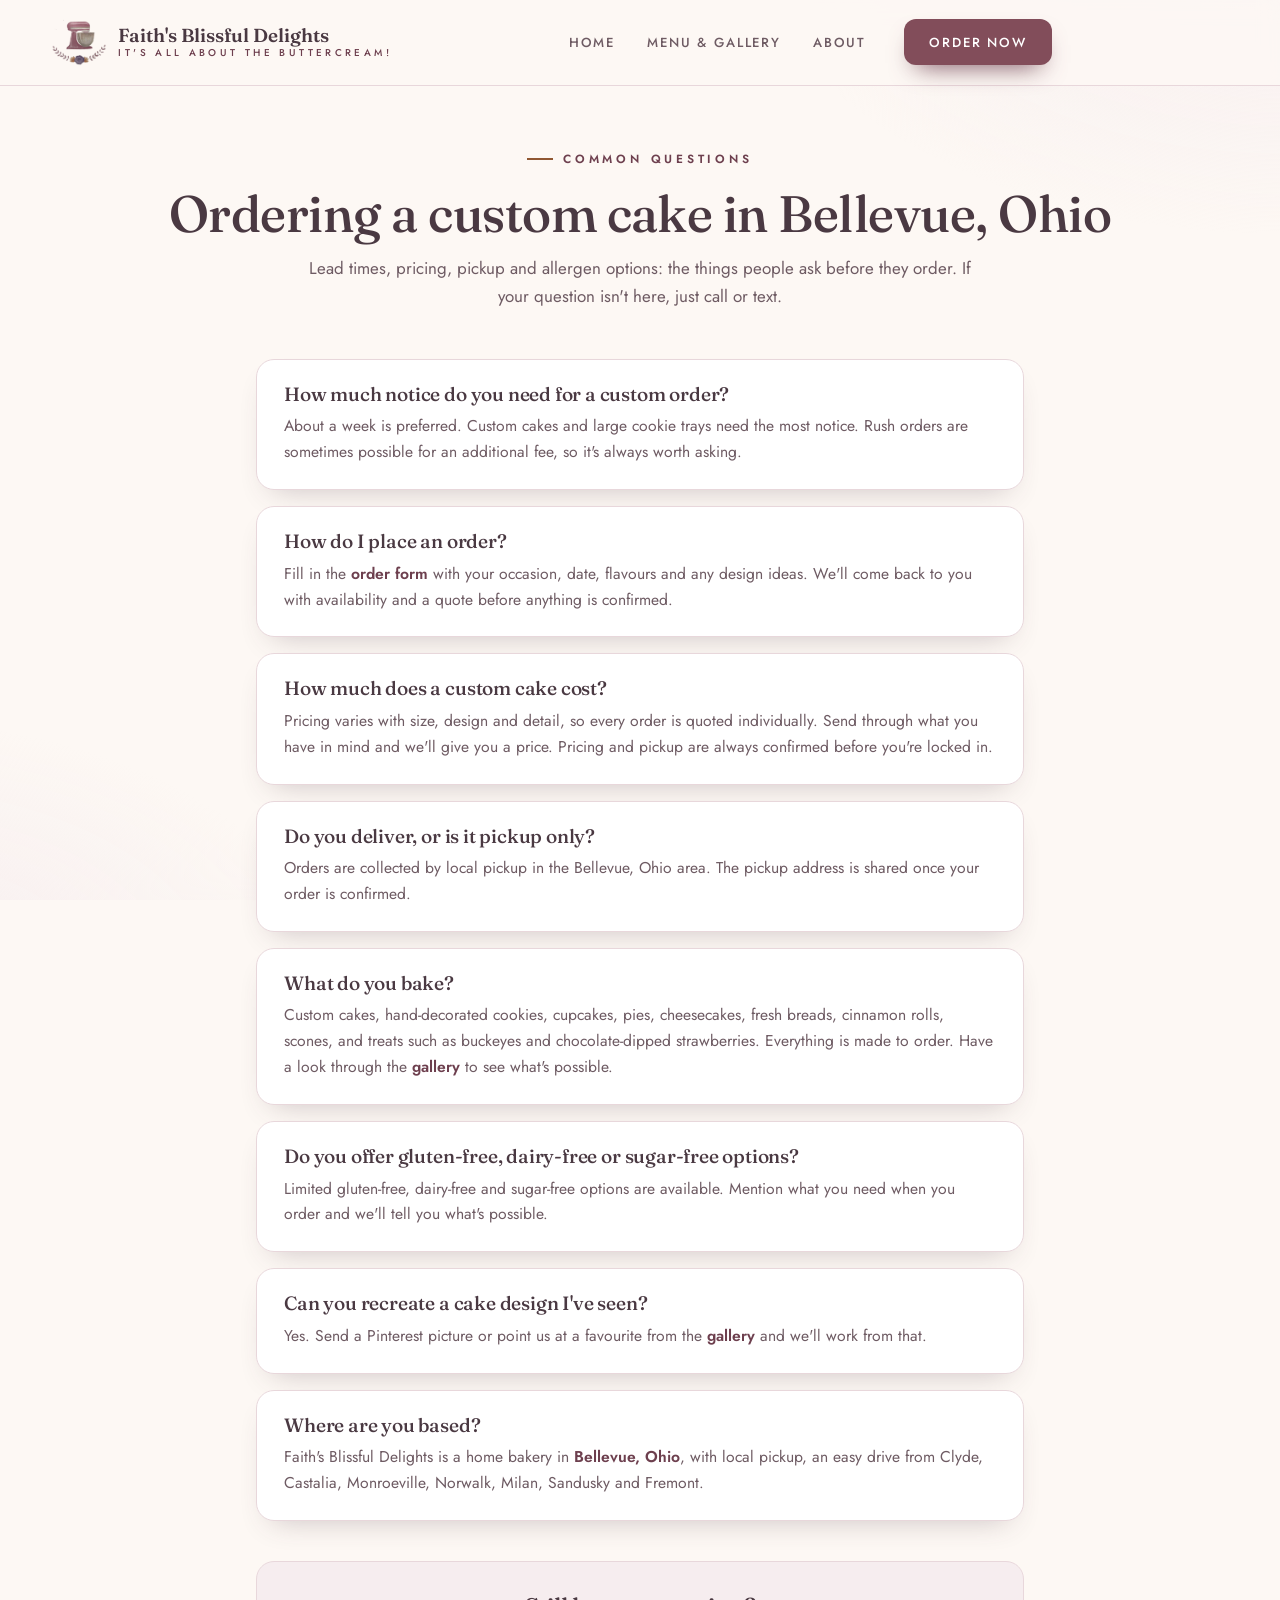
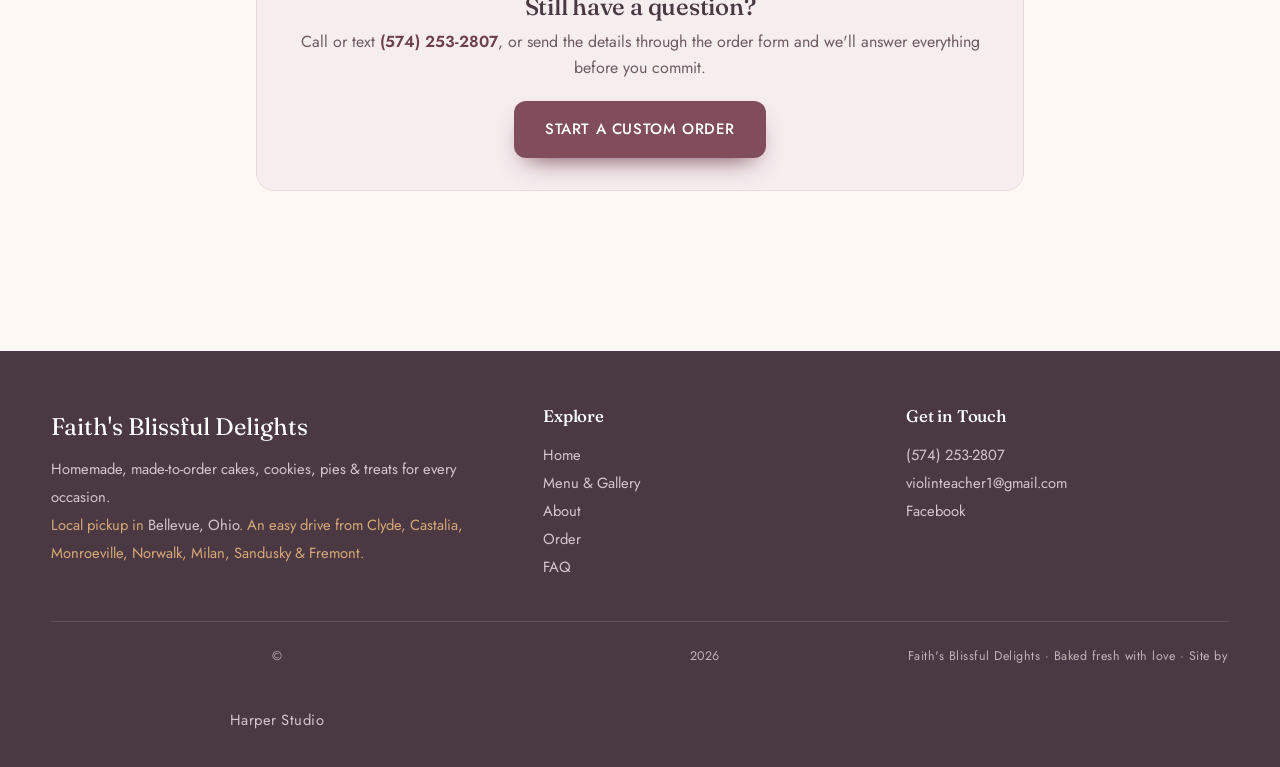
<file: faq.html>
<!DOCTYPE html>
<html lang="en">
<head>
<meta charset="UTF-8">
<meta name="viewport" content="width=device-width, initial-scale=1">
<meta name="color-scheme" content="light">
<meta name="supported-color-schemes" content="light">
<!-- Marks the document as scripted before first paint, so style.css can hide
     .reveal elements. If this never runs, they stay visible rather than blank. -->
<script>document.documentElement.className += " js";</script>
<!-- Google Analytics (GA4) -->
<script async src="https://www.googletagmanager.com/gtag/js?id=G-HCV9DY8H45"></script>
<script>
  window.dataLayer = window.dataLayer || [];
  function gtag(){dataLayer.push(arguments);}
  gtag('js', new Date());
  gtag('config', 'G-HCV9DY8H45');
</script>
<title>FAQ | Custom Cake Orders in Bellevue, Ohio — Faith's Blissful Delights</title>
<meta name="description" content="How to order a custom cake in Bellevue, Ohio: lead times, pricing, pickup, and gluten-free options. Answers to the questions we're asked most.">
<link rel="icon" type="image/png" href="img/favicon.png?v=4">
<link rel="canonical" href="https://faithsblissfuldelights.com/faq.html">
<meta name="robots" content="index, follow">
<meta property="og:type" content="website">
<meta property="og:title" content="FAQ | Custom Cake Orders in Bellevue, Ohio">
<meta property="og:description" content="Lead times, pricing, pickup and allergen options for custom cakes, cookies and pies made to order in Bellevue, Ohio.">
<meta property="og:url" content="https://faithsblissfuldelights.com/faq.html">
<meta property="og:image" content="https://faithsblissfuldelights.com/img/cake-lambeth.jpg">
<meta property="og:site_name" content="Faith's Blissful Delights">
<meta name="twitter:card" content="summary_large_image">
<link rel="stylesheet" href="style.css?v=5">

<!-- FAQPage: every answer below is also visible on the page, as Google requires.
     Questions Faith still needs to answer before we can add them: payment methods,
     whether a deposit is required, the cancellation/refund policy, serving sizes per
     cake, how far ahead she books up, and whether she ever delivers rather than
     doing pickup only. Don't guess at these - ask her. -->
<script type="application/ld+json">
{
  "@context": "https://schema.org",
  "@type": "FAQPage",
  "@id": "https://faithsblissfuldelights.com/faq.html#faq",
  "mainEntity": [
    {
      "@type": "Question",
      "name": "How much notice do you need for a custom order?",
      "acceptedAnswer": { "@type": "Answer", "text": "About a week is preferred. Custom cakes and large cookie trays need the most notice. Rush orders are sometimes possible for an additional fee - it's always worth asking." }
    },
    {
      "@type": "Question",
      "name": "How do I place an order?",
      "acceptedAnswer": { "@type": "Answer", "text": "Fill in the order form with your occasion, date, flavours and any design ideas. We'll come back to you with availability and a quote before anything is confirmed." }
    },
    {
      "@type": "Question",
      "name": "How much does a custom cake cost?",
      "acceptedAnswer": { "@type": "Answer", "text": "Pricing varies with size, design and detail, so every order is quoted individually. Send through what you have in mind and we'll give you a price. Pricing and pickup are always confirmed before you're locked in." }
    },
    {
      "@type": "Question",
      "name": "Do you deliver, or is it pickup only?",
      "acceptedAnswer": { "@type": "Answer", "text": "Orders are collected by local pickup in the Bellevue, Ohio area. The pickup address is shared once your order is confirmed." }
    },
    {
      "@type": "Question",
      "name": "What do you bake?",
      "acceptedAnswer": { "@type": "Answer", "text": "Custom cakes, hand-decorated cookies, cupcakes, pies, cheesecakes, fresh breads, cinnamon rolls, scones, and treats such as buckeyes and chocolate-dipped strawberries. Everything is made to order." }
    },
    {
      "@type": "Question",
      "name": "Do you offer gluten-free, dairy-free or sugar-free options?",
      "acceptedAnswer": { "@type": "Answer", "text": "Limited gluten-free, dairy-free and sugar-free options are available. Mention what you need when you order and we'll tell you what's possible." }
    },
    {
      "@type": "Question",
      "name": "Can you recreate a cake design I've seen?",
      "acceptedAnswer": { "@type": "Answer", "text": "Yes. Send a Pinterest picture or point us at a favourite from the gallery and we'll work from that." }
    },
    {
      "@type": "Question",
      "name": "Where are you based?",
      "acceptedAnswer": { "@type": "Answer", "text": "Faith's Blissful Delights is a home bakery in Bellevue, Ohio, with local pickup - an easy drive from Clyde, Castalia, Monroeville, Norwalk, Milan, Sandusky and Fremont." }
    }
  ]
}
</script>
<script type="application/ld+json">
{
  "@context": "https://schema.org",
  "@type": "BreadcrumbList",
  "itemListElement": [
    { "@type": "ListItem", "position": 1, "name": "Home", "item": "https://faithsblissfuldelights.com/" },
    { "@type": "ListItem", "position": 2, "name": "FAQ", "item": "https://faithsblissfuldelights.com/faq.html" }
  ]
}
</script>

<style>
.page-head{ padding:3.5rem 0 1rem; text-align:center; position:relative; z-index:1; }
.page-head .eyebrow{ justify-content:center; margin-bottom:1rem; }
.page-head h1{ font-size:clamp(2.1rem,5vw,3.2rem); margin-bottom:.8rem; }
.page-head p{ color:var(--ink-soft); max-width:42rem; margin:0 auto; font-size:1.06rem; }

.faqs{ max-width:48rem; margin:0 auto; display:flex; flex-direction:column; gap:1rem; }
.faq{ background:var(--white); border:1px solid var(--rose-soft); border-radius:var(--radius);
      padding:1.5rem 1.7rem; box-shadow:var(--shadow-sm); }
.faq h2{ font-size:1.2rem; margin-bottom:.5rem; }
.faq p{ color:var(--ink-soft); font-size:.98rem; }
.faq p + p{ margin-top:.6rem; }
.faq a{ color:var(--rose-deep); font-weight:600; }

.faq-cta{ max-width:48rem; margin:2.5rem auto 0; text-align:center;
          background:var(--rose-mist); border:1px solid var(--rose-soft);
          border-radius:var(--radius); padding:2rem 1.6rem; }
.faq-cta h2{ font-size:1.5rem; margin-bottom:.5rem; }
.faq-cta p{ color:var(--ink-soft); margin-bottom:1.2rem; }
@media(max-width:600px){ .faq{ padding:1.3rem 1.2rem; } }
</style>
</head>
<body>
<a class="skip-link" href="#main">Skip to content</a>
<header class="nav">
  <div class="wrap">
    <a class="brand" href="index.html">
      <img class="mark" src="img/logo-faith.webp" width="263" height="224" alt="Faith's Blissful Delights logo">
      <span class="name">Faith's Blissful Delights<span>It's all about the Buttercream!</span></span>
    </a>
    <nav class="nav-links" id="navLinks">
      <a href="index.html">Home</a>
      <a href="menu.html">Menu &amp; Gallery</a>
      <a href="about.html">About</a>
      <a href="order.html" class="btn btn-primary nav-cta">Order Now</a>
    </nav>
    <button class="nav-toggle" id="navToggle" aria-label="Menu"><span></span><span></span><span></span></button>
  </div>
</header>

<main id="main">
<section class="page-head">
  <div class="wrap">
    <span class="eyebrow">Common questions</span>
    <h1>Ordering a custom cake in Bellevue, Ohio</h1>
    <p>Lead times, pricing, pickup and allergen options: the things people ask before
       they order. If your question isn't here, just call or text.</p>
  </div>
</section>

<section class="section" style="padding-top:2rem">
  <div class="wrap">
    <div class="faqs">

      <div class="faq reveal">
        <h2>How much notice do you need for a custom order?</h2>
        <p>About a week is preferred. Custom cakes and large cookie trays need the most
           notice. Rush orders are sometimes possible for an additional fee, so it's always
           worth asking.</p>
      </div>

      <div class="faq reveal">
        <h2>How do I place an order?</h2>
        <p>Fill in the <a href="order.html">order form</a> with your occasion, date,
           flavours and any design ideas. We'll come back to you with availability and a
           quote before anything is confirmed.</p>
      </div>

      <div class="faq reveal">
        <h2>How much does a custom cake cost?</h2>
        <p>Pricing varies with size, design and detail, so every order is quoted
           individually. Send through what you have in mind and we'll give you a price.
           Pricing and pickup are always confirmed before you're locked in.</p>
      </div>

      <div class="faq reveal">
        <h2>Do you deliver, or is it pickup only?</h2>
        <p>Orders are collected by local pickup in the Bellevue, Ohio area. The pickup
           address is shared once your order is confirmed.</p>
      </div>

      <div class="faq reveal">
        <h2>What do you bake?</h2>
        <p>Custom cakes, hand-decorated cookies, cupcakes, pies, cheesecakes, fresh breads,
           cinnamon rolls, scones, and treats such as buckeyes and chocolate-dipped strawberries. Everything is
           made to order. Have a look through the
           <a href="menu.html">gallery</a> to see what's possible.</p>
      </div>

      <div class="faq reveal">
        <h2>Do you offer gluten-free, dairy-free or sugar-free options?</h2>
        <p>Limited gluten-free, dairy-free and sugar-free options are available. Mention
           what you need when you order and we'll tell you what's possible.</p>
      </div>

      <div class="faq reveal">
        <h2>Can you recreate a cake design I've seen?</h2>
        <p>Yes. Send a Pinterest picture or point us at a favourite from the
           <a href="menu.html">gallery</a> and we'll work from that.</p>
      </div>

      <div class="faq reveal">
        <h2>Where are you based?</h2>
        <p>Faith's Blissful Delights is a home bakery in
           <a href="https://www.google.com/maps/search/?api=1&amp;query=Bellevue%2C+OH" target="_blank" rel="noopener">Bellevue, Ohio</a>,
           with local pickup, an easy drive from Clyde, Castalia, Monroeville, Norwalk,
           Milan, Sandusky and Fremont.</p>
      </div>

    </div>

    <div class="faq-cta reveal">
      <h2>Still have a question?</h2>
      <p>Call or text <a href="tel:5742532807" style="color:var(--rose-deep);font-weight:600">(574) 253-2807</a>,
         or send the details through the order form and we'll answer everything before you commit.</p>
      <a href="order.html" class="btn btn-primary">Start a custom order</a>
    </div>
  </div>
</section>
</main>


<footer class="footer">
  <div class="wrap">
    <div>
      <div class="name-lg">Faith's Blissful Delights</div>
      <p>Homemade, made-to-order cakes, cookies, pies &amp; treats for every occasion.</p>
      <p class="place">Local pickup in <a href="https://www.google.com/maps/search/?api=1&amp;query=Bellevue%2C+OH" target="_blank" rel="noopener">Bellevue, Ohio</a>. An easy drive from Clyde, Castalia, Monroeville, Norwalk, Milan, Sandusky &amp; Fremont.</p>
    </div>
    <div>
      <h4>Explore</h4>
      <p><a href="index.html">Home</a></p>
      <p><a href="menu.html">Menu &amp; Gallery</a></p>
      <p><a href="about.html">About</a></p>
      <p><a href="order.html">Order</a></p>
      <p><a href="faq.html">FAQ</a></p>
    </div>
    <div>
      <h4>Get in Touch</h4>
      <p><a href="tel:5742532807">(574) 253-2807</a></p>
      <p><a href="mailto:violinteacher1@gmail.com">violinteacher1@gmail.com</a></p>
      <p><a href="https://www.facebook.com/p/Faiths-Blissful-Delights-100063565023319/" target="_blank" rel="noopener">Facebook</a></p>
    </div>
  </div>
  <div class="footer-bottom wrap">© <span id="yr"></span> Faith's Blissful Delights · Baked fresh with love · Site by <a href="https://harperstudio.co/" target="_blank" rel="noopener">Harper Studio</a></div>
</footer>

<script src="main.js?v=4"></script>
</body>
</html>
</file>
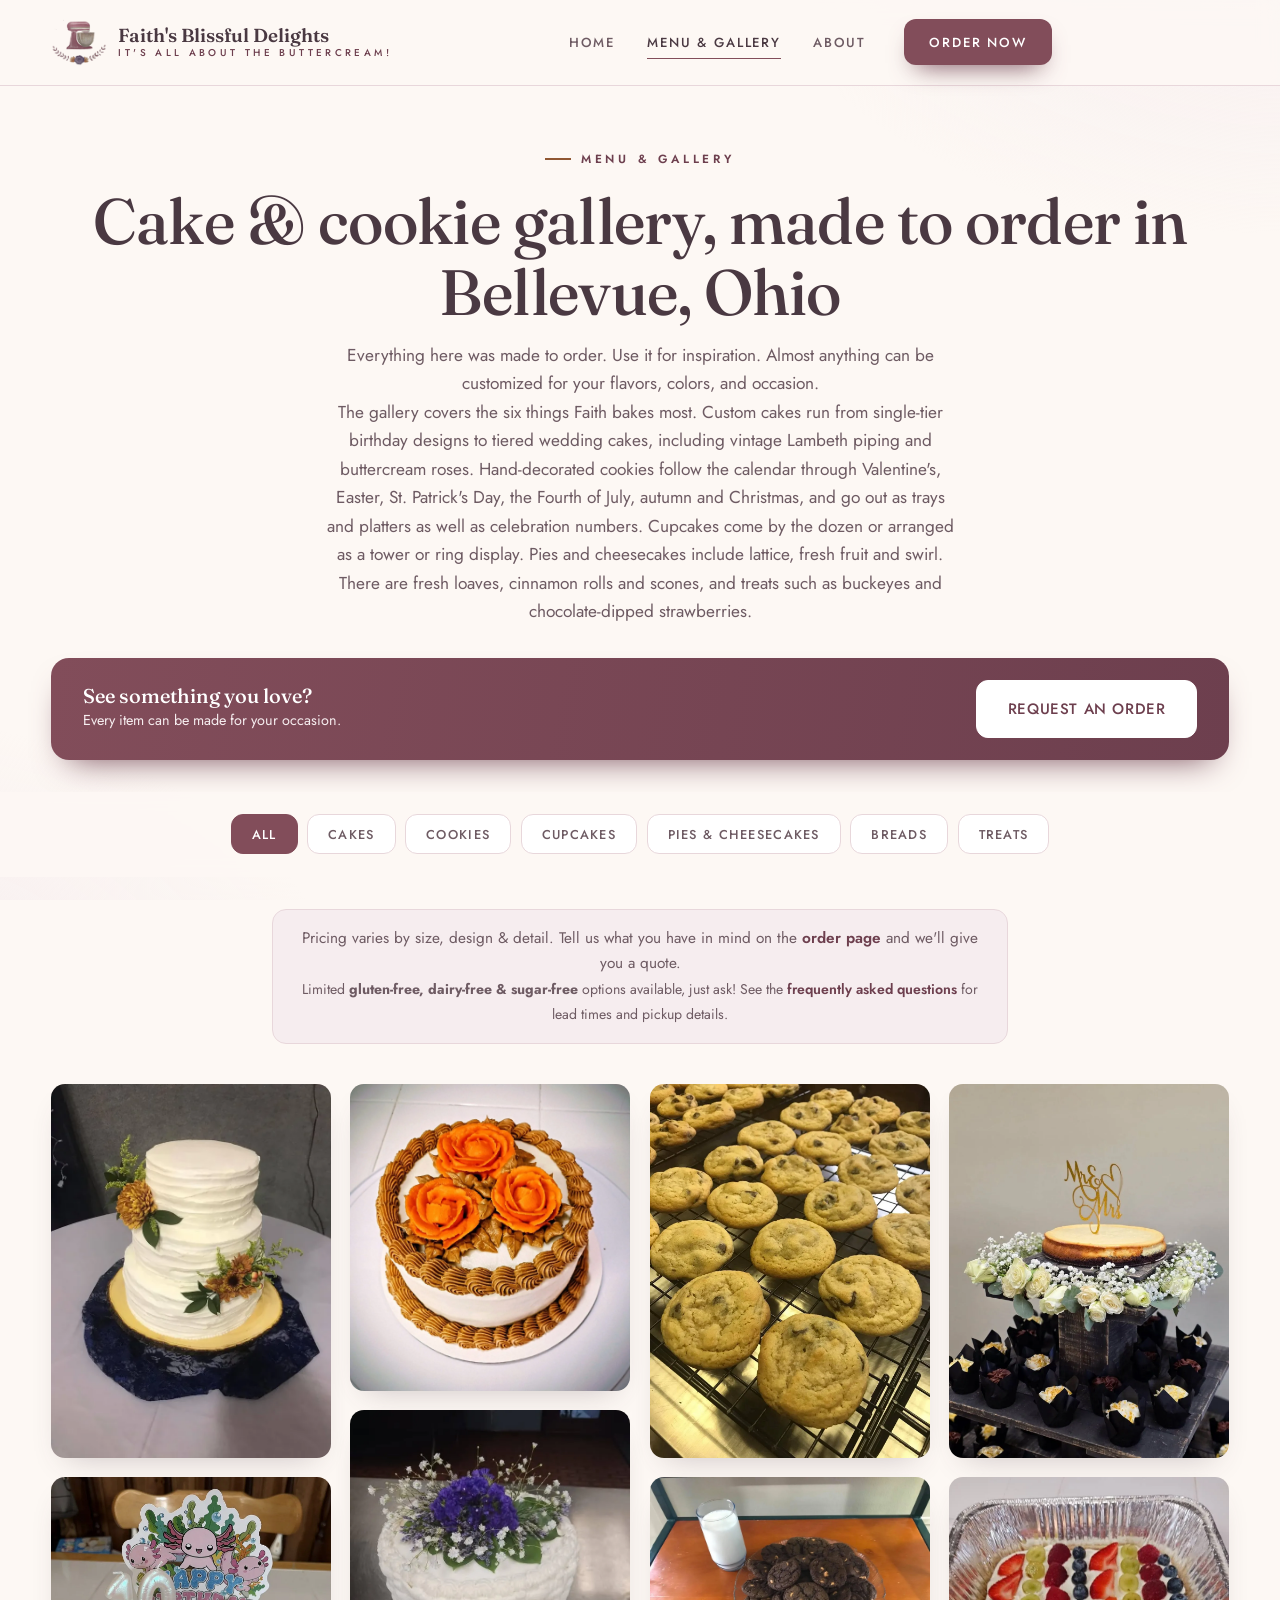
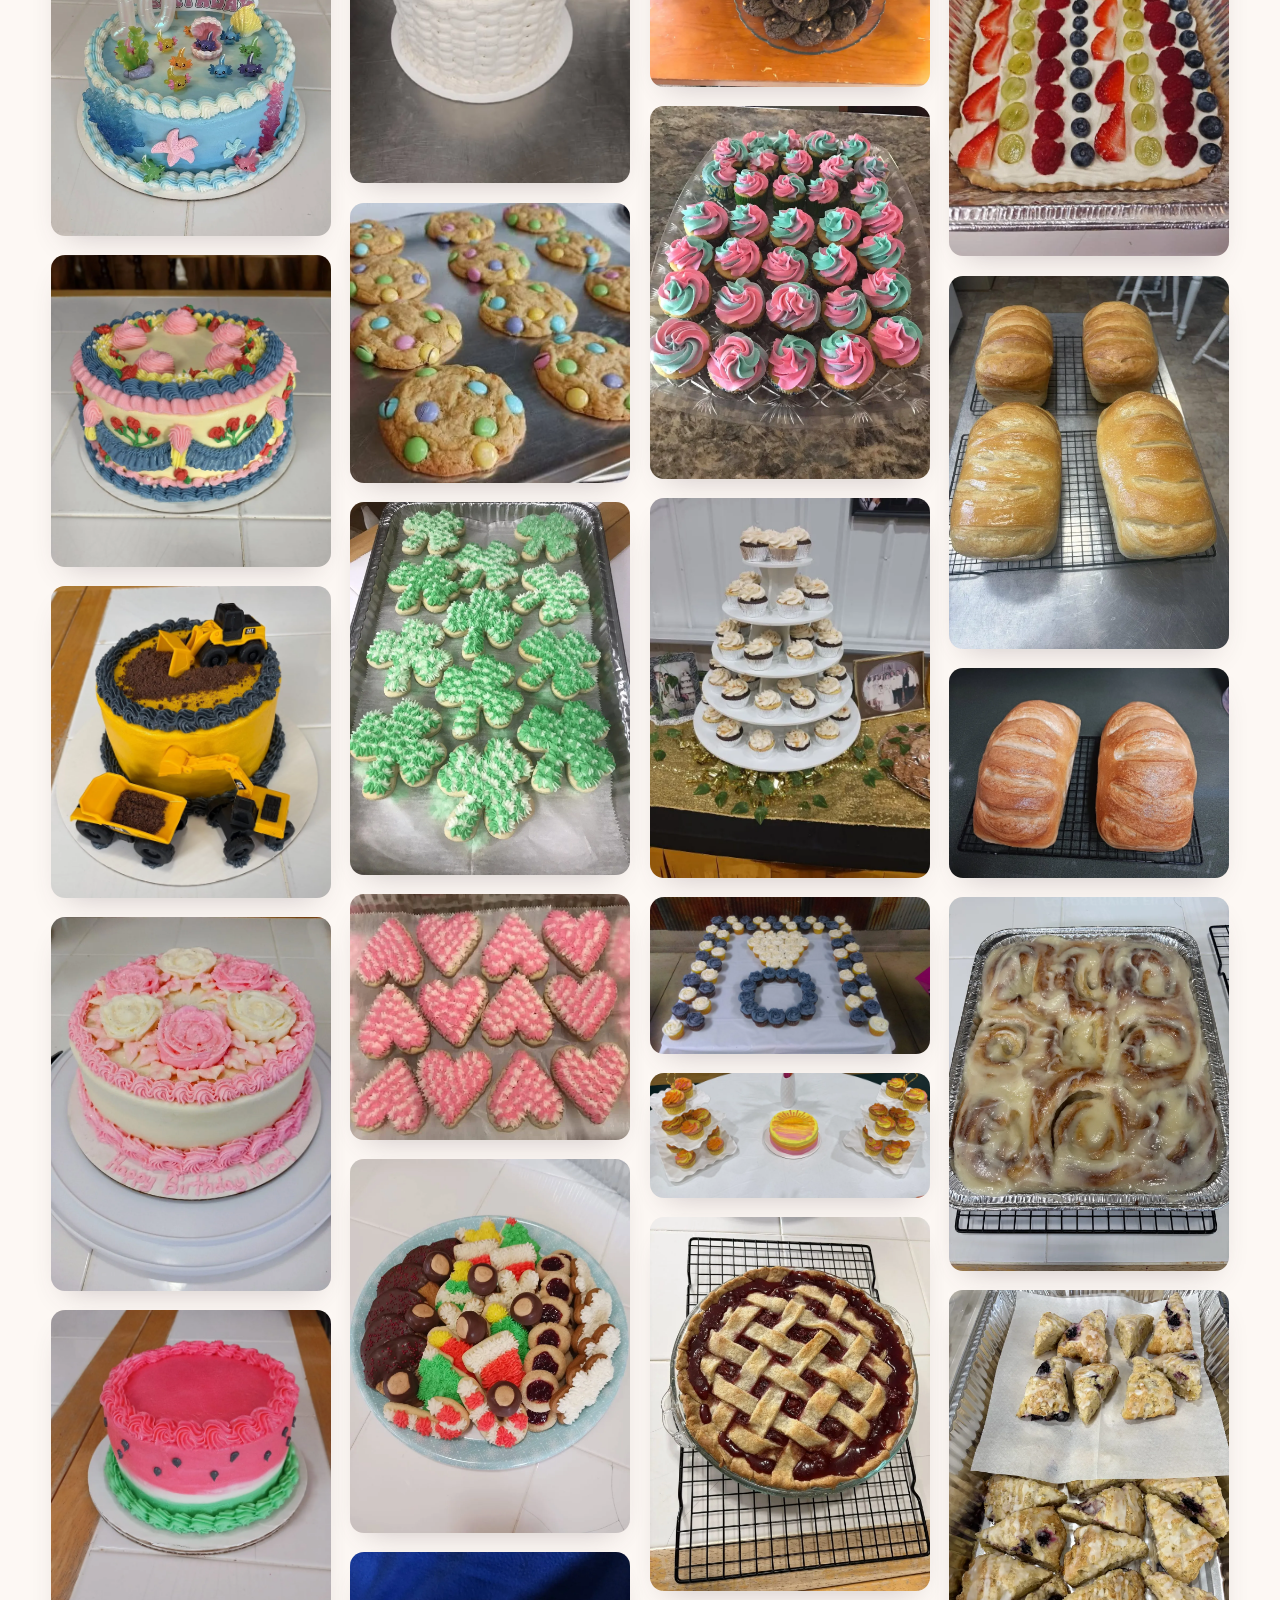
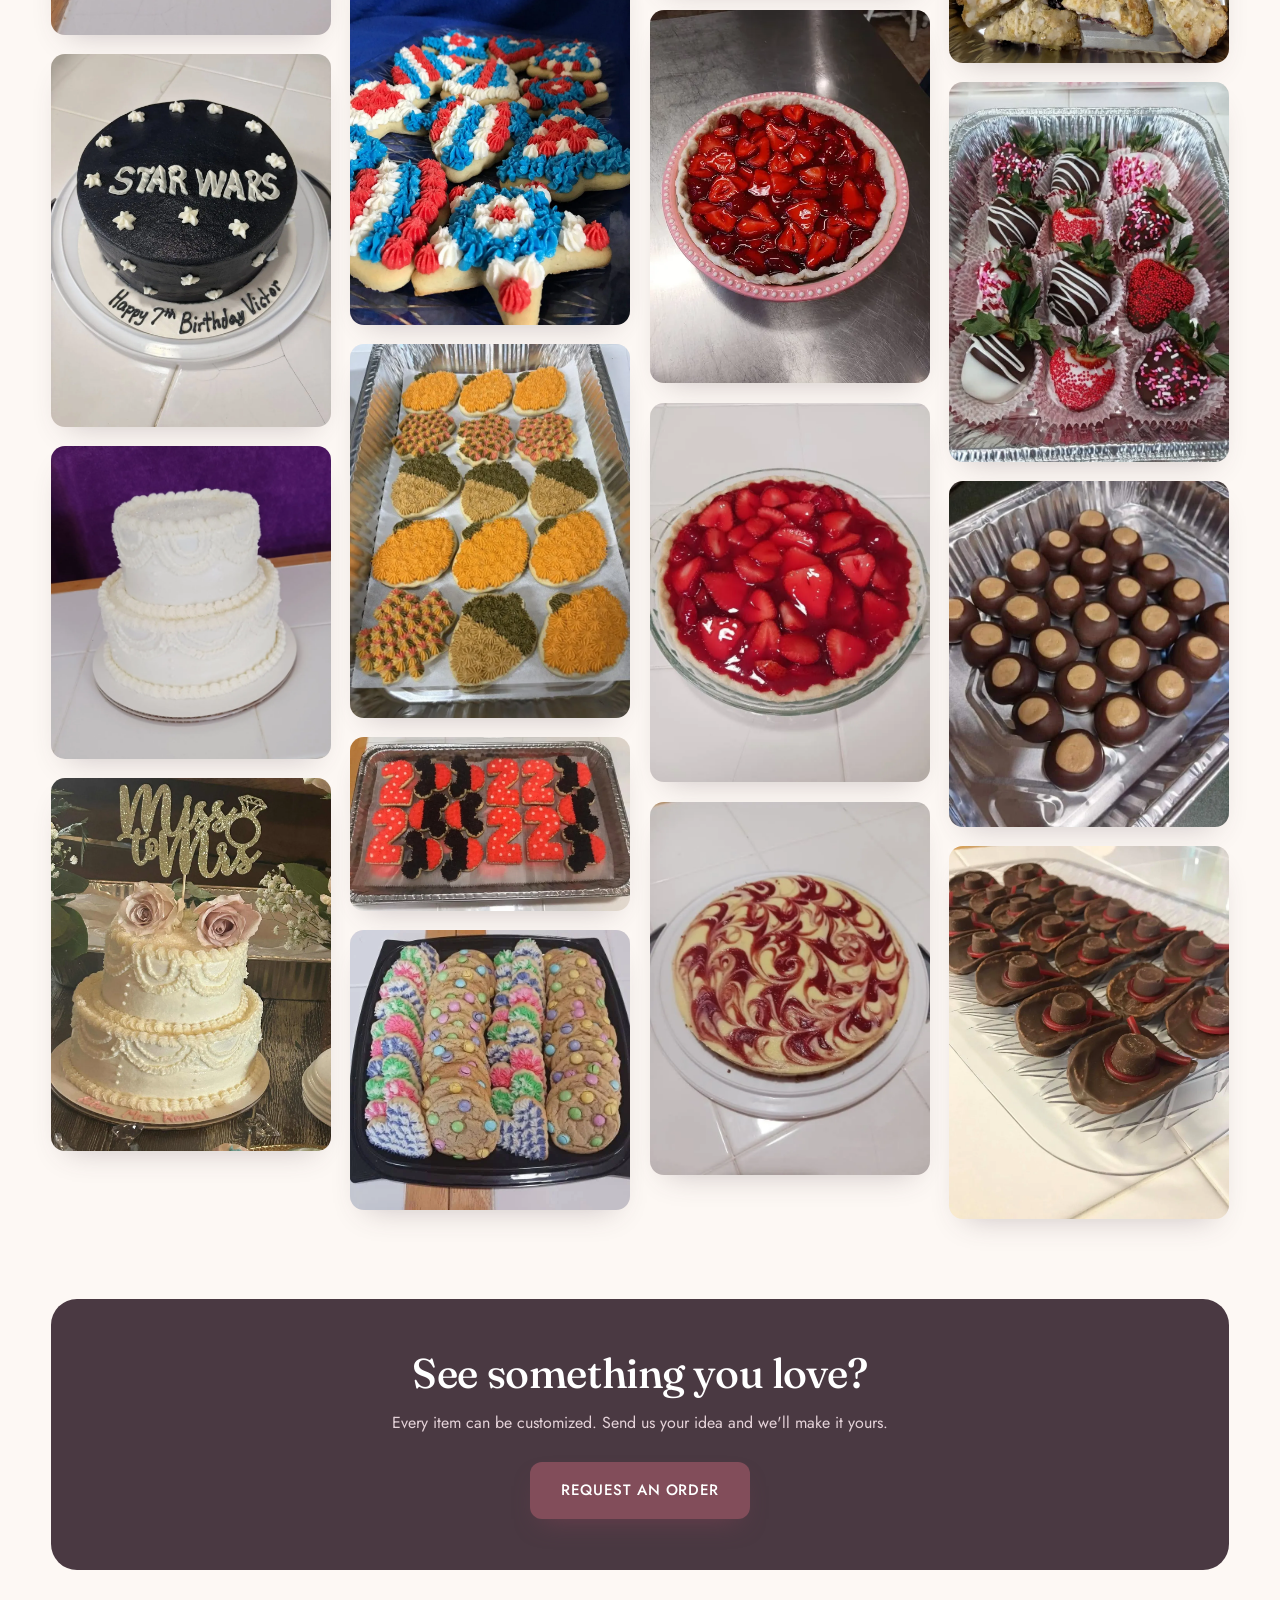
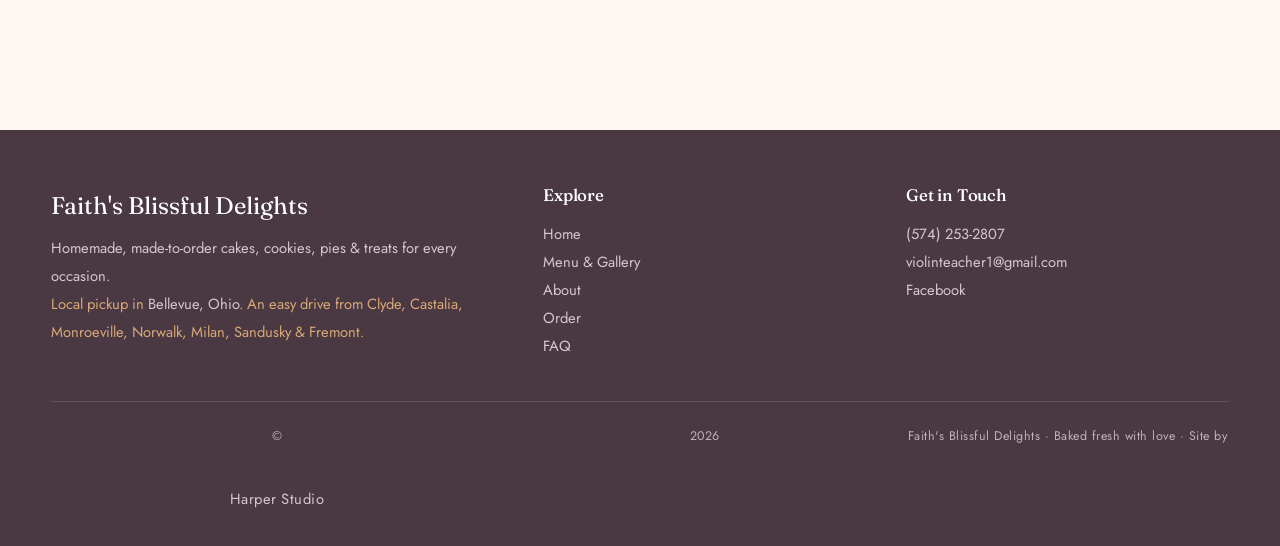
<file: menu.html>
<!DOCTYPE html>
<html lang="en">
<head>
<meta charset="UTF-8">
<meta name="viewport" content="width=device-width, initial-scale=1">
<meta name="color-scheme" content="light">
<meta name="supported-color-schemes" content="light">
<!-- Marks the document as scripted before first paint, so style.css can hide
     .reveal elements. If this never runs, they stay visible rather than blank. -->
<script>document.documentElement.className += " js";</script>
<!-- Google Analytics (GA4) -->
<script async src="https://www.googletagmanager.com/gtag/js?id=G-HCV9DY8H45"></script>
<script>
  window.dataLayer = window.dataLayer || [];
  function gtag(){dataLayer.push(arguments);}
  gtag('js', new Date());
  gtag('config', 'G-HCV9DY8H45');
</script>
<title>Menu &amp; Gallery | Faith's Blissful Delights — Bellevue, OH Bakery</title>
<meta name="description" content="Browse our gallery of custom cakes, decorated cookies, cupcakes, pies, cheesecakes & treats, all made to order in Bellevue, Ohio.">
<link rel="icon" type="image/png" href="img/favicon.png?v=4">
<link rel="canonical" href="https://faithsblissfuldelights.com/menu.html">
<meta name="geo.region" content="US-OH">
<meta name="geo.placename" content="Bellevue, Ohio">
<meta property="og:type" content="website">
<meta property="og:title" content="Menu & Gallery | Faith's Blissful Delights — Bellevue, OH Bakery">
<meta property="og:description" content="Browse our gallery of custom cakes, decorated cookies, cupcakes, pies, cheesecakes & treats, all made to order in Bellevue, Ohio.">
<meta property="og:url" content="https://faithsblissfuldelights.com/menu.html">
<meta property="og:image" content="https://faithsblissfuldelights.com/img/cake-pink-rose.jpg">
<meta property="og:site_name" content="Faith's Blissful Delights">
<meta name="twitter:card" content="summary_large_image">
<script type="application/ld+json">
{
  "@context": "https://schema.org",
  "@type": "CollectionPage",
  "url": "https://faithsblissfuldelights.com/menu.html",
  "name": "Cake & cookie gallery",
  "description": "Gallery of custom cakes, decorated cookies, cupcakes, pies, cheesecakes, breads and treats made to order in Bellevue, Ohio.",
  "about": { "@id": "https://faithsblissfuldelights.com/#bakery" },
  "isPartOf": { "@type": "WebSite", "url": "https://faithsblissfuldelights.com/" }
}
</script>
<script type="application/ld+json">
{
  "@context": "https://schema.org",
  "@type": "BreadcrumbList",
  "itemListElement": [
    { "@type": "ListItem", "position": 1, "name": "Home", "item": "https://faithsblissfuldelights.com/" },
    { "@type": "ListItem", "position": 2, "name": "Menu & Gallery", "item": "https://faithsblissfuldelights.com/menu.html" }
  ]
}
</script>
<link rel="stylesheet" href="style.css?v=5">
<style>
.page-head{ padding:3.5rem 0 1rem; text-align:center; position:relative; z-index:1; }
.page-head .eyebrow{ justify-content:center; margin-bottom:1rem; }
.page-head h1{ font-size:clamp(2.4rem,6vw,4rem); margin-bottom:.8rem; }
.page-head h1 em{ font-style:italic; color:var(--rose-deep); }
.page-head p{ color:var(--ink-soft); max-width:40rem; margin:0 auto; font-size:1.08rem; }

/* filter bar */
.filters{ position:sticky; top:64px; z-index:30; display:flex; flex-wrap:wrap; gap:.6rem; justify-content:center;
  padding:1.4rem 0; background:rgba(253,248,244,.9); backdrop-filter:blur(8px); margin-bottom:2rem; }
.filters button{ font-family:var(--sans); font-size:.8rem; letter-spacing:.1em; text-transform:uppercase; font-weight:500;
  padding:.6rem 1.25rem; border-radius:var(--radius-btn); border:1.5px solid var(--rose-soft); background:var(--white); color:var(--ink-soft);
  cursor:pointer; transition:.25s; }
.filters button:hover{ border-color:var(--rose); color:var(--ink); }
.filters button.active{ background:var(--rose); border-color:var(--rose); color:#fff; }

/* note */
.menu-note{ text-align:center; max-width:46rem; margin:0 auto 2.5rem; color:var(--ink-soft); font-size:.96rem;
  background:var(--rose-mist); border:1px solid var(--rose-soft); border-radius:14px; padding:1rem 1.4rem; }

/* masonry gallery */
.gallery{ columns:4; column-gap:1.2rem; }
.g-item{ break-inside:avoid; margin-bottom:1.2rem; position:relative; border-radius:14px; overflow:hidden;
  box-shadow:var(--shadow-sm); cursor:zoom-in; background:var(--cream); }
.g-item img{ width:100%; display:block; transition:transform .6s cubic-bezier(.2,.7,.2,1); }
.g-item::after{ content:""; position:absolute; inset:0; background:linear-gradient(to top, rgba(74,57,66,.55), transparent 45%);
  opacity:0; transition:opacity .35s; }
.g-cap{ position:absolute; left:0; right:0; bottom:0; padding:1rem; z-index:2; color:#fff; transform:translateY(8px);
  opacity:0; transition:.35s; }
.g-cap b{ font-family:var(--serif); font-size:1.05rem; font-weight:500; display:block; }
.g-cap span{ font-size:.74rem; letter-spacing:.08em; text-transform:uppercase; color:var(--rose-soft); }
.g-item:hover img{ transform:scale(1.05); }
.g-item:hover::after{ opacity:1; }
.g-item:hover .g-cap{ opacity:1; transform:none; }

/* lightbox */
.lightbox{ position:fixed; inset:0; z-index:200; background:rgba(40,28,34,.92); display:none;
  align-items:center; justify-content:center; padding:4vw; cursor:zoom-out; flex-direction:column; gap:1rem; }
.lightbox.open{ display:flex; }
.lightbox img{ max-width:90vw; max-height:80vh; border-radius:12px; box-shadow:0 30px 80px rgba(0,0,0,.5); border:5px solid #fff; }
.lb-cap{ color:#fff; font-family:var(--serif); font-size:1.1rem; font-style:italic; }
.lb-close{ position:absolute; top:24px; right:30px; color:#fff; font-size:2rem; line-height:1; opacity:.8; }

@media(max-width:1024px){ .gallery{ columns:3; } }
@media(max-width:720px){ .gallery{ columns:2; column-gap:.8rem; } .g-item{ margin-bottom:.8rem; } .filters{ top:60px; } }
@media(max-width:420px){ .gallery{ columns:1; } }
</style>
</head>
<body>
<a class="skip-link" href="#main">Skip to content</a>
<header class="nav">
  <div class="wrap">
    <a class="brand" href="index.html">
      <img class="mark" src="img/logo-faith.webp" width="263" height="224" alt="Faith's Blissful Delights logo">
      <span class="name">Faith's Blissful Delights<span>It's all about the Buttercream!</span></span>
    </a>
    <nav class="nav-links" id="navLinks">
      <a href="index.html">Home</a>
      <a href="menu.html" class="active">Menu &amp; Gallery</a>
      <a href="about.html">About</a>
      <a href="order.html" class="btn btn-primary nav-cta">Order Now</a>
    </nav>
    <button class="nav-toggle" id="navToggle" aria-label="Menu"><span></span><span></span><span></span></button>
  </div>
</header>

<main id="main">
<section class="page-head">
  <div class="wrap">
    <span class="eyebrow">Menu &amp; Gallery</span>
    <h1>Cake &amp; cookie gallery, made to order in Bellevue, Ohio</h1>
    <p>Everything here was made to order. Use it for inspiration. Almost anything can be customized for your flavors, colors, and occasion.</p>
    <!-- Written from the gallery captions below and nothing else: each category
         named here is one of the filter buttons, and each example is an item that
         actually appears in the grid. No new claims about the bakery. -->
    <p>The gallery covers the six things Faith bakes most. Custom cakes run from
       single-tier birthday designs to tiered wedding cakes, including vintage
       Lambeth piping and buttercream roses. Hand-decorated cookies follow the
       calendar through Valentine's, Easter, St. Patrick's Day, the Fourth of
       July, autumn and Christmas, and go out as trays and platters as well as
       celebration numbers. Cupcakes come by the dozen or arranged as a tower or
       ring display. Pies and cheesecakes include lattice, fresh fruit and swirl.
       There are fresh loaves, cinnamon rolls and scones, and treats such as buckeyes and
       chocolate-dipped strawberries.</p>
  </div>
</section>

<section class="cta-ribbon wrap-section" style="margin:1rem 0 2rem">
  <div class="wrap">
    <div class="txt"><div><b>See something you love?</b><span>Every item can be made for your occasion.</span></div></div>
    <a href="order.html" class="btn">Request an Order</a>
  </div>
</section>

<div class="filters" id="filters">
  <button data-filter="all" class="active">All</button>
  <button data-filter="cakes">Cakes</button>
  <button data-filter="cookies">Cookies</button>
  <button data-filter="cupcakes">Cupcakes</button>
  <button data-filter="pies">Pies &amp; Cheesecakes</button>
  <button data-filter="breads">Breads</button>
  <button data-filter="treats">Treats</button>
</div>

<section class="section" style="padding-top:0" id="gallery">
  <div class="wrap">
    <p class="menu-note">Pricing varies by size, design &amp; detail. Tell us what you have in mind on the <a href="order.html" style="color:var(--rose-deep);font-weight:600">order page</a> and we'll give you a quote. <br><span style="font-size:.88rem">Limited <b>gluten-free, dairy-free &amp; sugar-free</b> options available, just ask! See the <a href="faq.html" style="color:var(--rose-deep);font-weight:600">frequently asked questions</a> for lead times and pickup details.</span></p>

    <div class="gallery" id="grid">
      <!-- CAKES -->
      <div class="g-item" data-cat="cakes"><img src="img/cake-wedding-rustic.webp" width="600" height="800" alt="Rustic floral two-tier wedding cake" loading="lazy" decoding="async"><div class="g-cap"><b>Rustic Wedding Cake</b><span>Cakes</span></div></div>
      <div class="g-item" data-cat="cakes"><img src="img/cake-axolotl.webp" width="1091" height="1400" alt="Axolotl under-the-sea birthday cake" loading="lazy" decoding="async"><div class="g-cap"><b>Under-the-Sea Birthday</b><span>Cakes</span></div></div>
      <div class="g-item" data-cat="cakes"><img src="img/cake-lambeth.webp" width="1257" height="1400" alt="Vintage Lambeth piped cake in pink, blue and yellow" loading="lazy" decoding="async"><div class="g-cap"><b>Vintage Lambeth</b><span>Cakes</span></div></div>
      <div class="g-item" data-cat="cakes"><img src="img/cake-construction.webp" width="1257" height="1400" alt="Construction truck birthday cake" loading="lazy" decoding="async"><div class="g-cap"><b>Construction Site</b><span>Cakes</span></div></div>
      <div class="g-item" data-cat="cakes"><img src="img/cake-pink-rose.webp" width="1050" height="1400" alt="Pink and white buttercream rose cake" loading="lazy" decoding="async"><div class="g-cap"><b>Buttercream Roses</b><span>Cakes</span></div></div>
      <div class="g-item" data-cat="cakes"><img src="img/cake-watermelon.webp" width="1207" height="1400" alt="Watermelon-themed summer cake" loading="lazy" decoding="async"><div class="g-cap"><b>Watermelon Cake</b><span>Cakes</span></div></div>
      <div class="g-item" data-cat="cakes"><img src="img/cake-starwars.webp" width="1050" height="1400" alt="Star Wars galaxy birthday cake" loading="lazy" decoding="async"><div class="g-cap"><b>Galaxy Theme</b><span>Cakes</span></div></div>
      <div class="g-item" data-cat="cakes"><img src="img/cake-wedding-white.webp" width="1255" height="1400" alt="Classic white tiered wedding cake" loading="lazy" decoding="async"><div class="g-cap"><b>Classic Tiered Wedding</b><span>Cakes</span></div></div>
      <div class="g-item" data-cat="cakes"><img src="img/cake-miss-to-mrs.webp" width="1050" height="1400" alt="Miss to Mrs bridal shower cake" loading="lazy" decoding="async"><div class="g-cap"><b>Bridal Shower</b><span>Cakes</span></div></div>
      <div class="g-item" data-cat="cakes"><img src="img/cake-mocha-rose.webp" width="1278" height="1400" alt="Mocha buttercream cake with orange roses" loading="lazy" decoding="async"><div class="g-cap"><b>Mocha &amp; Roses</b><span>Cakes</span></div></div>
      <div class="g-item" data-cat="cakes"><img src="img/cake-basketweave.webp" width="720" height="960" alt="Basketweave cake with fresh flowers" loading="lazy" decoding="async"><div class="g-cap"><b>Basketweave &amp; Florals</b><span>Cakes</span></div></div>

      <!-- COOKIES -->
      <div class="g-item" data-cat="cookies"><img src="img/cookies-easter-mm.webp" width="583" height="583" alt="Pastel Easter candy cookies" loading="lazy" decoding="async"><div class="g-cap"><b>Pastel Spring Cookies</b><span>Cookies</span></div></div>
      <div class="g-item" data-cat="cookies"><img src="img/cookies-shamrock.webp" width="1050" height="1400" alt="Piped shamrock St. Patrick's cookies" loading="lazy" decoding="async"><div class="g-cap"><b>Shamrock Sugar Cookies</b><span>Cookies</span></div></div>
      <div class="g-item" data-cat="cookies"><img src="img/cookies-heart-pink.webp" width="500" height="439" alt="Pink piped heart cookies" loading="lazy" decoding="async"><div class="g-cap"><b>Valentine Hearts</b><span>Cookies</span></div></div>
      <div class="g-item" data-cat="cookies"><img src="img/cookies-christmas-platter.webp" width="1050" height="1400" alt="Christmas cookie assortment platter" loading="lazy" decoding="async"><div class="g-cap"><b>Holiday Cookie Tray</b><span>Cookies</span></div></div>
      <div class="g-item" data-cat="cookies"><img src="img/cookies-patriotic-star.webp" width="1050" height="1400" alt="Red white and blue star cookies" loading="lazy" decoding="async"><div class="g-cap"><b>Patriotic Stars</b><span>Cookies</span></div></div>
      <div class="g-item" data-cat="cookies"><img src="img/cookies-fall-pumpkin.webp" width="720" height="960" alt="Fall pumpkin and acorn piped cookies" loading="lazy" decoding="async"><div class="g-cap"><b>Autumn Harvest</b><span>Cookies</span></div></div>
      <div class="g-item" data-cat="cookies"><img src="img/cookies-mickey-2022.webp" width="960" height="596" alt="Graduation 2022 Mickey themed cookies" loading="lazy" decoding="async"><div class="g-cap"><b>Celebration Numbers</b><span>Cookies</span></div></div>
      <div class="g-item" data-cat="cookies"><img src="img/cookies-platter-mm.webp" width="720" height="720" alt="Candy and piped cookie platter" loading="lazy" decoding="async"><div class="g-cap"><b>Mixed Cookie Platter</b><span>Cookies</span></div></div>
      <div class="g-item" data-cat="cookies"><img src="img/cookies-choc-chip.webp" width="1050" height="1400" alt="Classic chocolate chip cookies" loading="lazy" decoding="async"><div class="g-cap"><b>Chocolate Chip</b><span>Cookies</span></div></div>
      <div class="g-item" data-cat="cookies"><img src="img/cookies-double-choc.webp" width="1400" height="1050" alt="Double chocolate cookies with milk" loading="lazy" decoding="async"><div class="g-cap"><b>Double Chocolate</b><span>Cookies</span></div></div>

      <!-- CUPCAKES -->
      <div class="g-item" data-cat="cupcakes"><img src="img/cupcakes-pink-teal.webp" width="1050" height="1400" alt="Pink and teal swirl cupcakes" loading="lazy" decoding="async"><div class="g-cap"><b>Swirl Cupcakes</b><span>Cupcakes</span></div></div>
      <div class="g-item" data-cat="cupcakes"><img src="img/cupcakes-tower.webp" width="752" height="1020" alt="Wedding cupcake tower" loading="lazy" decoding="async"><div class="g-cap"><b>Cupcake Tower</b><span>Cupcakes</span></div></div>
      <div class="g-item" data-cat="cupcakes"><img src="img/cupcakes-ring-display.webp" width="1400" height="784" alt="Engagement ring cupcake display" loading="lazy" decoding="async"><div class="g-cap"><b>Ring Display</b><span>Cupcakes</span></div></div>
      <div class="g-item" data-cat="cupcakes"><img src="img/cupcakes-sunburst.webp" width="1400" height="624" alt="Sunburst buttercream cake with matching swirled cupcakes on tiered stands" loading="lazy" decoding="async"><div class="g-cap"><b>Sunburst Cake &amp; Cupcakes</b><span>Cupcakes</span></div></div>

      <!-- PIES & CHEESECAKES -->
      <div class="g-item" data-cat="pies"><img src="img/pie-cherry-lattice.webp" width="1050" height="1400" alt="Cherry lattice pie" loading="lazy" decoding="async"><div class="g-cap"><b>Cherry Lattice Pie</b><span>Pies</span></div></div>
      <div class="g-item" data-cat="pies"><img src="img/pie-strawberry-pink.webp" width="500" height="667" alt="Fresh strawberry pie" loading="lazy" decoding="async"><div class="g-cap"><b>Fresh Strawberry Pie</b><span>Pies</span></div></div>
      <div class="g-item" data-cat="pies"><img src="img/pie-strawberry-glass.webp" width="752" height="1020" alt="Glazed strawberry pie" loading="lazy" decoding="async"><div class="g-cap"><b>Glazed Strawberry</b><span>Pies</span></div></div>
      <div class="g-item" data-cat="pies"><img src="img/cheesecake-raspberry.webp" width="720" height="960" alt="Raspberry swirl cheesecake" loading="lazy" decoding="async"><div class="g-cap"><b>Raspberry Swirl Cheesecake</b><span>Cheesecakes</span></div></div>
      <div class="g-item" data-cat="pies"><img src="img/cheesecake-wedding.webp" width="1050" height="1400" alt="Wedding cheesecake with roses" loading="lazy" decoding="async"><div class="g-cap"><b>Cheesecake Centerpiece</b><span>Cheesecakes</span></div></div>
      <div class="g-item" data-cat="pies"><img src="img/tart-fruit-flag.webp" width="752" height="1020" alt="Fresh fruit flag tart" loading="lazy" decoding="async"><div class="g-cap"><b>Fresh Fruit Tart</b><span>Pies</span></div></div>

      <!-- BREADS -->
      <div class="g-item" data-cat="breads"><img src="img/bread-loaves-4.webp" width="1050" height="1400" alt="Four golden bread loaves" loading="lazy" decoding="async"><div class="g-cap"><b>Homemade Bread</b><span>Breads</span></div></div>
      <div class="g-item" data-cat="breads"><img src="img/bread-loaves-2.webp" width="1400" height="1050" alt="Two fresh baked bread loaves" loading="lazy" decoding="async"><div class="g-cap"><b>Fresh Loaves</b><span>Breads</span></div></div>
      <div class="g-item" data-cat="breads"><img src="img/bread-cinnamon-rolls.webp" width="1050" height="1400" alt="Pan of iced cinnamon rolls" loading="lazy" decoding="async"><div class="g-cap"><b>Cinnamon Rolls</b><span>Breads</span></div></div>
      <div class="g-item" data-cat="breads"><img src="img/bread-scones.webp" width="1050" height="1400" alt="Tray of glazed scones, several with blueberries" loading="lazy" decoding="async"><div class="g-cap"><b>Glazed Scones</b><span>Breads</span></div></div>

      <!-- TREATS -->
      <div class="g-item" data-cat="treats"><img src="img/treats-choc-strawberries.webp" width="752" height="1020" alt="Chocolate covered strawberries" loading="lazy" decoding="async"><div class="g-cap"><b>Chocolate-Dipped Berries</b><span>Treats</span></div></div>
      <div class="g-item" data-cat="treats"><img src="img/treats-buckeyes.webp" width="720" height="888" alt="Peanut butter buckeye candies" loading="lazy" decoding="async"><div class="g-cap"><b>Buckeyes</b><span>Treats</span></div></div>
      <div class="g-item" data-cat="treats"><img src="img/treats-cowboy-hats.webp" width="1050" height="1400" alt="Chocolate cowboy hat candies" loading="lazy" decoding="async"><div class="g-cap"><b>Chocolate Cowboy Hats</b><span>Treats</span></div></div>
    </div>
  </div>
</section>

<section class="section" style="padding-top:0">
  <div class="wrap">
    <div class="order-band reveal" style="background:var(--ink);color:var(--rose-mist);border-radius:26px;padding:3.2rem;text-align:center">
      <h2 style="color:#fff;font-size:clamp(1.8rem,4vw,2.6rem);margin-bottom:.8rem">See something you love?</h2>
      <p style="max-width:32rem;margin:0 auto 1.6rem;color:#e4d2d8">Every item can be customized. Send us your idea and we'll make it yours.</p>
      <a href="order.html" class="btn btn-primary">Request an Order</a>
    </div>
  </div>
</section>

<!-- lightbox -->
<div class="lightbox" id="lightbox">
  <span class="lb-close">&times;</span>
  <img alt="" decoding="async">
  <div class="lb-cap"></div>
</div>
</main>


<footer class="footer">
  <div class="wrap">
    <div>
      <div class="name-lg">Faith's Blissful Delights</div>
      <p>Homemade, made-to-order cakes, cookies, pies &amp; treats for every occasion.</p>
      <p class="place">Local pickup in <a href="https://www.google.com/maps/search/?api=1&amp;query=Bellevue%2C+OH" target="_blank" rel="noopener">Bellevue, Ohio</a>. An easy drive from Clyde, Castalia, Monroeville, Norwalk, Milan, Sandusky &amp; Fremont.</p>
    </div>
    <div>
      <h4>Explore</h4>
      <p><a href="index.html">Home</a></p>
      <p><a href="menu.html">Menu &amp; Gallery</a></p>
      <p><a href="about.html">About</a></p>
      <p><a href="order.html">Order</a></p>
      <p><a href="faq.html">FAQ</a></p>
    </div>
    <div>
      <h4>Get in Touch</h4>
      <p><a href="tel:5742532807">(574) 253-2807</a></p>
      <p><a href="mailto:violinteacher1@gmail.com">violinteacher1@gmail.com</a></p>
      <p><a href="https://www.facebook.com/p/Faiths-Blissful-Delights-100063565023319/" target="_blank" rel="noopener">Facebook</a></p>
    </div>
  </div>
  <div class="footer-bottom wrap">© <span id="yr"></span> Faith's Blissful Delights · Baked fresh with love · Site by <a href="https://harperstudio.co/" target="_blank" rel="noopener">Harper Studio</a></div>
</footer>

<script src="main.js?v=4"></script>
</body>
</html>
</file>
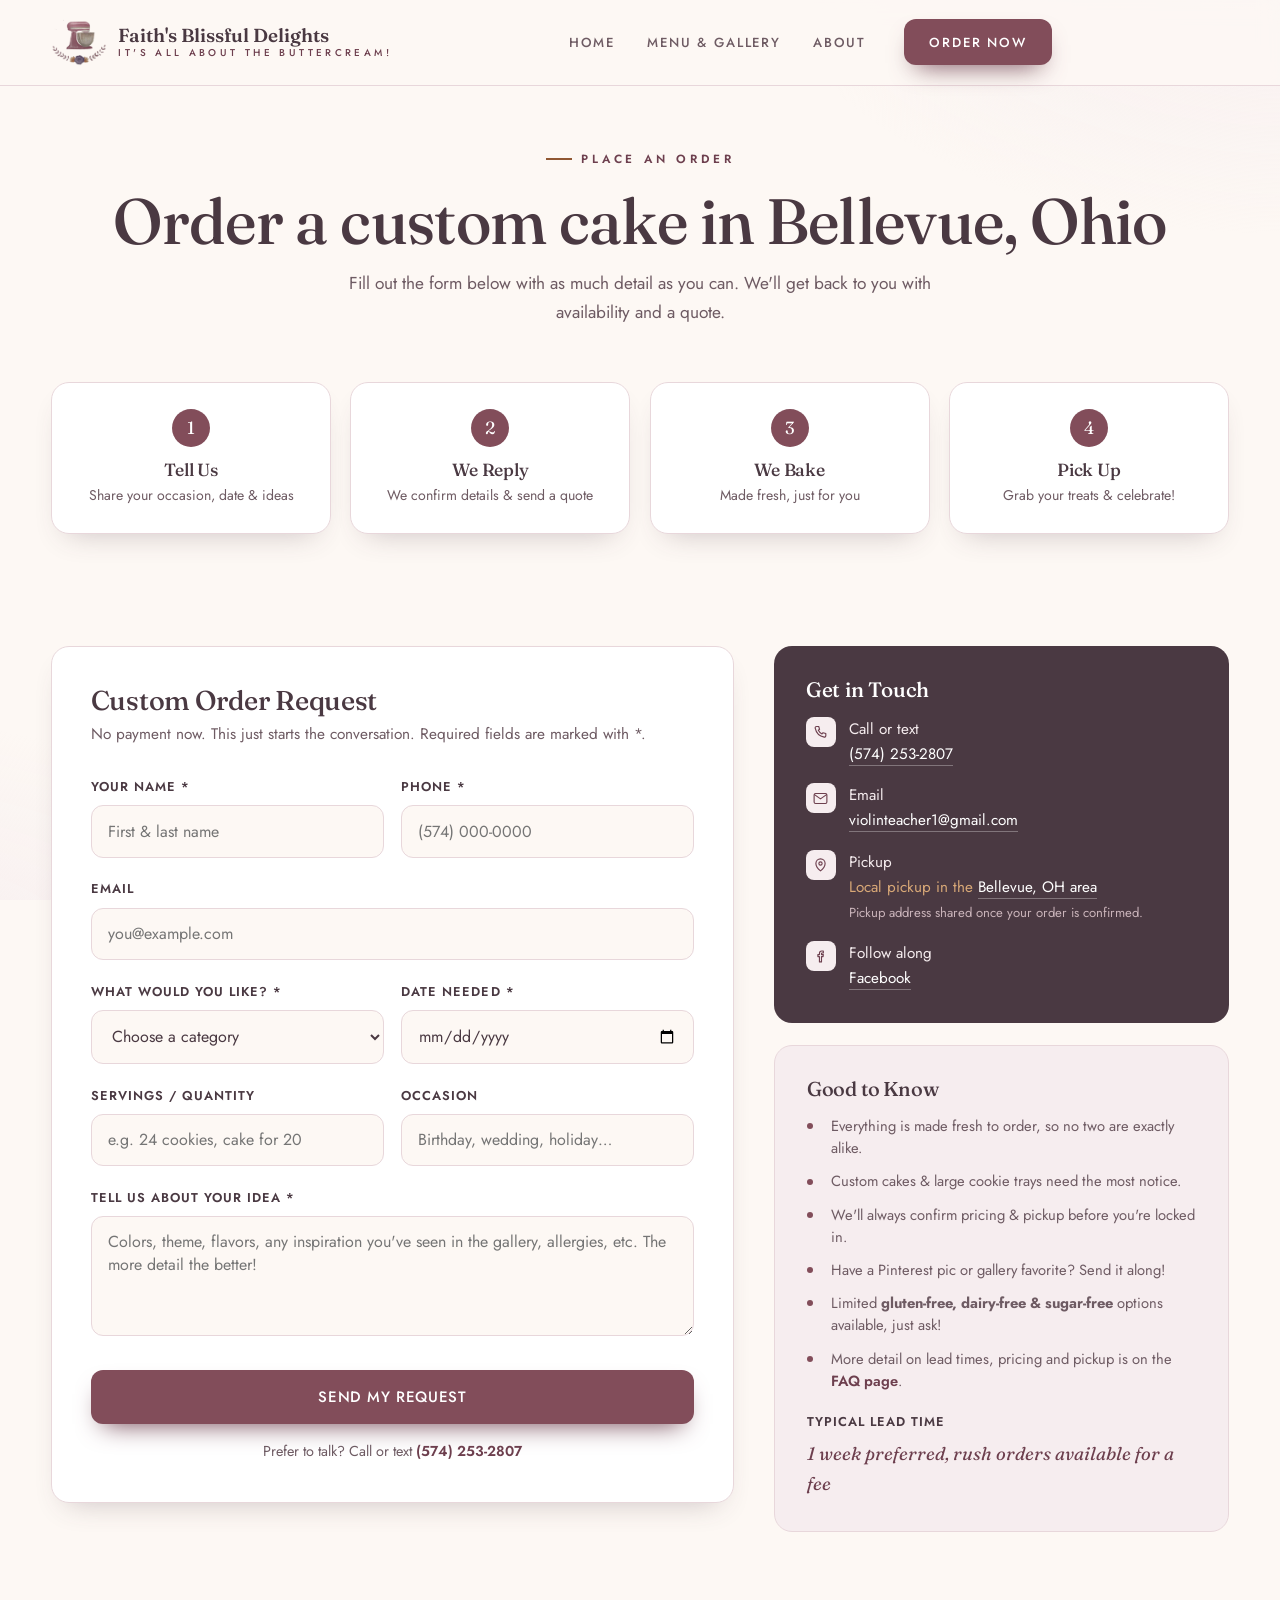
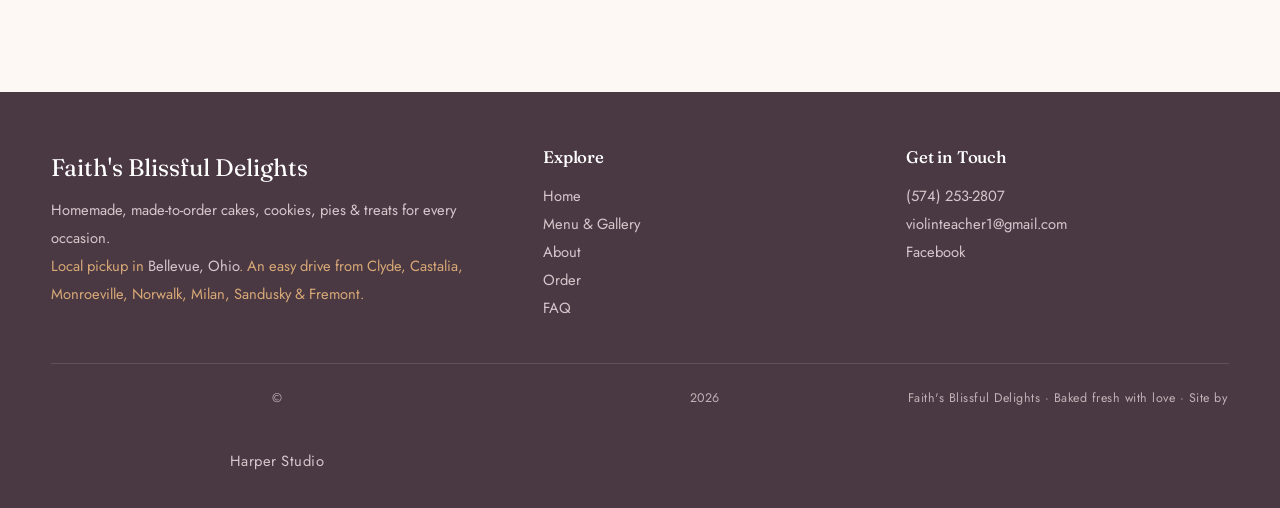
<file: order.html>
<!DOCTYPE html>
<html lang="en">
<head>
<meta charset="UTF-8">
<meta name="viewport" content="width=device-width, initial-scale=1">
<meta name="color-scheme" content="light">
<meta name="supported-color-schemes" content="light">
<!-- Marks the document as scripted before first paint, so style.css can hide
     .reveal elements. If this never runs, they stay visible rather than blank. -->
<script>document.documentElement.className += " js";</script>
<!-- Google Analytics (GA4) -->
<script async src="https://www.googletagmanager.com/gtag/js?id=G-HCV9DY8H45"></script>
<script>
  window.dataLayer = window.dataLayer || [];
  function gtag(){dataLayer.push(arguments);}
  gtag('js', new Date());
  gtag('config', 'G-HCV9DY8H45');
</script>
<title>Order | Faith's Blissful Delights — Custom Cakes Bellevue, OH</title>
<meta name="description" content="Place a custom order with Faith's Blissful Delights in Bellevue, Ohio. Tell us your occasion, date, flavors, and design.">
<link rel="icon" type="image/png" href="img/favicon.png?v=4">
<link rel="canonical" href="https://faithsblissfuldelights.com/order.html">
<meta name="geo.region" content="US-OH">
<meta name="geo.placename" content="Bellevue, Ohio">
<meta property="og:type" content="website">
<meta property="og:title" content="Order | Faith's Blissful Delights — Custom Cakes Bellevue, OH">
<meta property="og:description" content="Place a custom order with Faith's Blissful Delights in Bellevue, Ohio. Tell us your occasion, date, flavors, and design.">
<meta property="og:url" content="https://faithsblissfuldelights.com/order.html">
<meta property="og:image" content="https://faithsblissfuldelights.com/img/cupcakes-tower.jpg">
<meta property="og:site_name" content="Faith's Blissful Delights">
<meta name="twitter:card" content="summary_large_image">
<script type="application/ld+json">
{
  "@context": "https://schema.org",
  "@type": "ContactPage",
  "url": "https://faithsblissfuldelights.com/order.html",
  "name": "Order a custom cake in Bellevue, Ohio",
  "description": "Send your occasion, date, flavours and design ideas and we'll reply with availability and a quote.",
  "about": { "@id": "https://faithsblissfuldelights.com/#bakery" },
  "isPartOf": { "@type": "WebSite", "url": "https://faithsblissfuldelights.com/" }
}
</script>
<script type="application/ld+json">
{
  "@context": "https://schema.org",
  "@type": "BreadcrumbList",
  "itemListElement": [
    { "@type": "ListItem", "position": 1, "name": "Home", "item": "https://faithsblissfuldelights.com/" },
    { "@type": "ListItem", "position": 2, "name": "Order", "item": "https://faithsblissfuldelights.com/order.html" }
  ]
}
</script>
<link rel="stylesheet" href="style.css?v=5">
<style>
.order-head{ padding:3.5rem 0 1rem; text-align:center; }
.order-head .eyebrow{ justify-content:center; margin-bottom:1rem; }
.order-head h1{ font-size:clamp(2.4rem,6vw,4rem); margin-bottom:.8rem; }
.order-head h1 em{ font-style:italic; color:var(--rose-deep); }
.order-head p{ color:var(--ink-soft); max-width:38rem; margin:0 auto; font-size:1.08rem; }

/* steps */
.steps{ display:grid; grid-template-columns:repeat(4,1fr); gap:1.2rem; margin:1rem 0 1rem; }
.step{ text-align:center; padding:1.6rem 1rem; background:var(--white); border:1px solid var(--rose-soft); border-radius:var(--radius); box-shadow:var(--shadow-sm); }
.step .n{ width:38px; height:38px; border-radius:50%; background:var(--rose); color:#fff; font-family:var(--serif); font-size:1.1rem;
  display:grid; place-items:center; margin:0 auto .8rem; }
.step h3{ font-size:1.1rem; margin-bottom:.3rem; }
.step p{ font-size:.88rem; color:var(--ink-soft); }

/* layout: form + sidebar */
.order-grid{ display:grid; grid-template-columns:1.5fr 1fr; gap:2.5rem; align-items:start; }
.form-card{ background:var(--white); border:1px solid var(--rose-soft); border-radius:var(--radius); padding:2.4rem; box-shadow:var(--shadow-sm); }
.form-card h2{ font-size:1.7rem; margin-bottom:.4rem; }
.form-card .sub{ color:var(--ink-soft); margin-bottom:1.8rem; font-size:.96rem; }
.field{ margin-bottom:1.3rem; }
.field label{ display:block; font-size:.8rem; letter-spacing:.08em; text-transform:uppercase; font-weight:600; color:var(--ink); margin-bottom:.5rem; }
.field input, .field select, .field textarea{ width:100%; font-family:var(--sans); font-size:1rem; color:var(--ink);
  background:var(--ivory); border:1.5px solid var(--rose-soft); border-radius:12px; padding:.85rem 1rem; transition:.2s; }
.field input:focus, .field select:focus, .field textarea:focus{ outline:none; border-color:var(--rose); background:#fff; box-shadow:0 0 0 4px var(--rose-mist); }
.field textarea{ resize:vertical; min-height:120px; }
.field-row{ display:grid; grid-template-columns:1fr 1fr; gap:1.1rem; }
.form-note{ font-size:.82rem; color:var(--ink-soft); margin-top:.4rem; }
.submit-row{ margin-top:1.6rem; }
.submit-row .btn{ width:100%; justify-content:center; }
.alt-contact{ text-align:center; margin-top:1rem; font-size:.9rem; color:var(--ink-soft); }
/* form states */
.form-thanks{ text-align:center; padding:1.5rem .5rem; animation:fadeUp .5s ease; }
.form-thanks .thanks-badge{ width:64px; height:64px; border-radius:50%; background:var(--rose-mist); color:var(--rose-deep); display:grid; place-items:center; margin:0 auto 1rem; }
.form-thanks .thanks-badge svg{ width:30px; height:30px; }
.form-thanks h2{ font-size:1.8rem; margin-bottom:.6rem; color:var(--rose-deep); }
.form-thanks p{ color:var(--ink-soft); max-width:24rem; margin:0 auto .6rem; }
.form-thanks .small{ font-size:.86rem; }
.form-thanks a{ color:var(--rose-deep); font-weight:600; }
@keyframes fadeUp{ from{ opacity:0; transform:translateY(10px) } to{ opacity:1; transform:none } }
.form-error{ background:#fbe6e9; border:1px solid #e9aab4; color:#9a3b4d; border-radius:10px; padding:.8rem 1rem; font-size:.9rem; margin-top:1rem; }
button.is-sending{ opacity:.7; pointer-events:none; }

/* sidebar */
.side-card{ background:var(--ink); color:var(--rose-mist); border-radius:var(--radius); padding:2rem; margin-bottom:1.4rem; }
.side-card h3{ color:#fff; font-size:1.3rem; margin-bottom:1rem; }
.side-card .row{ display:flex; gap:.8rem; align-items:flex-start; margin-bottom:1rem; font-size:.95rem; }
.side-card .row:last-child{ margin-bottom:0; }
.side-card .row .ic{ flex:none; width:30px; height:30px; border-radius:8px; background:var(--rose-mist); color:var(--rose-deep); display:grid; place-items:center; }
.side-card .row .ic svg{ width:17px; height:17px; }
.side-card a{ color:#fff; border-bottom:1px solid rgba(255,255,255,.3); }
.side-card a:hover{ color:var(--rose-soft); }
/* the base terracotta is only 1.84:1 on this dark card — use the lifted
   variant, same as .footer .place, which reads 5.01:1 */
.side-card .place{ color:var(--terracotta-lt); }

.info-card{ background:var(--rose-mist); border:1px solid var(--rose-soft); border-radius:var(--radius); padding:2rem; }
.info-card h3{ font-size:1.25rem; margin-bottom:.9rem; }
.info-card ul{ list-style:none; }
.info-card li{ font-size:.92rem; color:var(--ink-soft); padding-left:1.5rem; position:relative; margin-bottom:.7rem; line-height:1.5; }
.info-card li::before{ content:""; position:absolute; left:0; top:.55em; width:6px; height:6px; border-radius:50%; background:var(--rose); }
.info-card .lead-time{ font-family:var(--serif); font-size:1.15rem; color:var(--rose-deep); font-style:italic; margin-top:.4rem; }

@media(max-width:860px){
  .steps{ grid-template-columns:1fr 1fr; }
  .order-grid{ grid-template-columns:1fr; }
  .form-card{ padding:1.8rem 1.4rem; }
}
@media(max-width:480px){ .field-row{ grid-template-columns:1fr; } }
</style>
</head>
<body>
<a class="skip-link" href="#main">Skip to content</a>
<header class="nav">
  <div class="wrap">
    <a class="brand" href="index.html">
      <img class="mark" src="img/logo-faith.webp" width="263" height="224" alt="Faith's Blissful Delights logo">
      <span class="name">Faith's Blissful Delights<span>It's all about the Buttercream!</span></span>
    </a>
    <nav class="nav-links" id="navLinks">
      <a href="index.html">Home</a>
      <a href="menu.html">Menu &amp; Gallery</a>
      <a href="about.html">About</a>
      <a href="order.html" class="btn btn-primary nav-cta active">Order Now</a>
    </nav>
    <button class="nav-toggle" id="navToggle" aria-label="Menu"><span></span><span></span><span></span></button>
  </div>
</header>

<main id="main">
<section class="order-head">
  <div class="wrap">
    <span class="eyebrow">Place an Order</span>
    <h1>Order a custom cake in Bellevue, Ohio</h1>
    <p>Fill out the form below with as much detail as you can. We'll get back to you with availability and a quote.</p>
  </div>
</section>

<section class="section" style="padding-top:1.5rem">
  <div class="wrap">
    <div class="steps">
      <div class="step reveal"><div class="n">1</div><h3>Tell Us</h3><p>Share your occasion, date &amp; ideas</p></div>
      <div class="step reveal"><div class="n">2</div><h3>We Reply</h3><p>We confirm details &amp; send a quote</p></div>
      <div class="step reveal"><div class="n">3</div><h3>We Bake</h3><p>Made fresh, just for you</p></div>
      <div class="step reveal"><div class="n">4</div><h3>Pick Up</h3><p>Grab your treats &amp; celebrate!</p></div>
    </div>
  </div>
</section>

<section class="section" style="padding-top:1rem">
  <div class="wrap">
    <div class="order-grid">
      <!-- FORM -->
      <div class="form-card reveal">
        <h2>Custom Order Request</h2>
        <p class="sub">No payment now. This just starts the conversation. Required fields are marked with *.</p>
        <!-- Formspree endpoint, live. See the notes by the submit handler below. -->
        <form id="orderForm" action="https://formspree.io/f/xjgdwvov" method="POST">
          <input type="hidden" name="_subject" value="New Custom Order Request | Faith's Blissful Delights">
          <!-- honeypot spam trap (leave empty; bots fill it) -->
          <input type="text" name="_gotcha" tabindex="-1" autocomplete="off" style="position:absolute;left:-9999px" aria-hidden="true">
          <div class="field-row">
            <div class="field">
              <label for="name">Your Name *</label>
              <input type="text" id="name" name="name" required placeholder="First &amp; last name">
            </div>
            <div class="field">
              <label for="phone">Phone *</label>
              <input type="tel" id="phone" name="phone" required placeholder="(574) 000-0000">
            </div>
          </div>
          <div class="field">
            <label for="email">Email</label>
            <input type="email" id="email" name="email" placeholder="you@example.com">
          </div>
          <div class="field-row">
            <div class="field">
              <label for="item">What would you like? *</label>
              <select id="item" name="item" required>
                <option value="" disabled selected>Choose a category</option>
                <option>Custom Cake</option>
                <option>Cupcakes</option>
                <option>Decorated Cookies</option>
                <option>Pie</option>
                <option>Cheesecake</option>
                <option>Bread</option>
                <option>Treats / Candies</option>
                <option>Mixed / Not sure yet</option>
              </select>
            </div>
            <div class="field">
              <label for="date">Date Needed *</label>
              <input type="date" id="date" name="date" required>
            </div>
          </div>
          <div class="field-row">
            <div class="field">
              <label for="servings">Servings / Quantity</label>
              <input type="text" id="servings" name="servings" placeholder="e.g. 24 cookies, cake for 20">
            </div>
            <div class="field">
              <label for="occasion">Occasion</label>
              <input type="text" id="occasion" name="occasion" placeholder="Birthday, wedding, holiday…">
            </div>
          </div>
          <div class="field">
            <label for="details">Tell us about your idea *</label>
            <textarea id="details" name="details" required placeholder="Colors, theme, flavors, any inspiration you've seen in the gallery, allergies, etc. The more detail the better!"></textarea>
          </div>
          <div class="submit-row">
            <button type="submit" class="btn btn-primary">Send My Request</button>
          </div>
          <p class="alt-contact">Prefer to talk? Call or text <a href="tel:5742532807" style="color:var(--rose-deep);font-weight:600">(574) 253-2807</a></p>
        </form>
        <div class="form-thanks" id="formThanks" hidden>
          <div class="thanks-badge"><svg viewBox="0 0 24 24" fill="none" stroke="currentColor" stroke-width="2" stroke-linecap="round" stroke-linejoin="round"><path d="m5 12.5 4.5 4.5L19 7.5"/></svg></div>
          <h2>Thank you!</h2>
          <p>Your request is on its way to Faith. We'll be in touch soon with availability and a quote. Can't wait to bake for you!</p>
          <p class="small">Need it sooner? Call or text <a href="tel:5742532807">(574) 253-2807</a>.</p>
        </div>
      </div>

      <!-- SIDEBAR -->
      <aside>
        <div class="side-card reveal">
          <h3>Get in Touch</h3>
          <div class="row"><span class="ic"><svg viewBox="0 0 24 24" fill="none" stroke="currentColor" stroke-width="1.6" stroke-linecap="round" stroke-linejoin="round"><path d="M6.5 3.5h3l1.2 4-1.8 1.4a12 12 0 0 0 5.2 5.2l1.4-1.8 4 1.2v3a2 2 0 0 1-2.2 2A16.5 16.5 0 0 1 4.5 5.7 2 2 0 0 1 6.5 3.5Z"/></svg></span><div>Call or text<br><a href="tel:5742532807">(574) 253-2807</a></div></div>
          <div class="row"><span class="ic"><svg viewBox="0 0 24 24" fill="none" stroke="currentColor" stroke-width="1.6" stroke-linecap="round" stroke-linejoin="round"><rect x="3" y="5" width="18" height="14" rx="2"/><path d="m3.5 6.5 8.5 6 8.5-6"/></svg></span><div>Email<br><a href="mailto:violinteacher1@gmail.com">violinteacher1@gmail.com</a></div></div>
          <div class="row"><span class="ic"><svg viewBox="0 0 24 24" fill="none" stroke="currentColor" stroke-width="1.6" stroke-linecap="round" stroke-linejoin="round"><path d="M12 21s-6.5-5.4-6.5-10.5a6.5 6.5 0 0 1 13 0C18.5 15.6 12 21 12 21Z"/><circle cx="12" cy="10.5" r="2.3"/></svg></span><div>Pickup<br><span class="place">Local pickup in the <a href="https://www.google.com/maps/search/?api=1&amp;query=Bellevue%2C+OH" target="_blank" rel="noopener">Bellevue, OH area</a></span><br><span style="font-size:.82rem;color:#c9b3b9">Pickup address shared once your order is confirmed.</span></div></div>
          <div class="row"><span class="ic"><svg viewBox="0 0 24 24" fill="none" stroke="currentColor" stroke-width="1.6" stroke-linecap="round" stroke-linejoin="round"><path d="M14 8.5h2V5.7h-2.3c-2 0-3.2 1.2-3.2 3.3v1.7H8.3v2.8h2.2V21h2.9v-7.5h2.2l.4-2.8h-2.6V9.3c0-.6.3-.8.8-.8Z"/></svg></span><div>Follow along<br><a href="https://www.facebook.com/p/Faiths-Blissful-Delights-100063565023319/" target="_blank" rel="noopener">Facebook</a></div></div>
        </div>

        <div class="info-card reveal">
          <h3>Good to Know</h3>
          <ul>
            <li>Everything is made fresh to order, so no two are exactly alike.</li>
            <li>Custom cakes &amp; large cookie trays need the most notice.</li>
            <li>We'll always confirm pricing &amp; pickup before you're locked in.</li>
            <li>Have a Pinterest pic or gallery favorite? Send it along!</li>
            <li>Limited <b>gluten-free, dairy-free &amp; sugar-free</b> options available, just ask!</li>
            <li>More detail on lead times, pricing and pickup is on the <a href="faq.html" style="color:var(--rose-deep);font-weight:600">FAQ page</a>.</li>
          </ul>
          <p style="font-size:.8rem;letter-spacing:.08em;text-transform:uppercase;font-weight:600;color:var(--ink);margin-top:1.2rem">Typical Lead Time</p>
          <p class="lead-time">1 week preferred, rush orders available for a fee</p>
        </div>
      </aside>
    </div>
  </div>
</section>
</main>


<footer class="footer">
  <div class="wrap">
    <div>
      <div class="name-lg">Faith's Blissful Delights</div>
      <p>Homemade, made-to-order cakes, cookies, pies &amp; treats for every occasion.</p>
      <p class="place">Local pickup in <a href="https://www.google.com/maps/search/?api=1&amp;query=Bellevue%2C+OH" target="_blank" rel="noopener">Bellevue, Ohio</a>. An easy drive from Clyde, Castalia, Monroeville, Norwalk, Milan, Sandusky &amp; Fremont.</p>
    </div>
    <div>
      <h4>Explore</h4>
      <p><a href="index.html">Home</a></p>
      <p><a href="menu.html">Menu &amp; Gallery</a></p>
      <p><a href="about.html">About</a></p>
      <p><a href="order.html">Order</a></p>
      <p><a href="faq.html">FAQ</a></p>
    </div>
    <div>
      <h4>Get in Touch</h4>
      <p><a href="tel:5742532807">(574) 253-2807</a></p>
      <p><a href="mailto:violinteacher1@gmail.com">violinteacher1@gmail.com</a></p>
      <p><a href="https://www.facebook.com/p/Faiths-Blissful-Delights-100063565023319/" target="_blank" rel="noopener">Facebook</a></p>
    </div>
  </div>
  <div class="footer-bottom wrap">© <span id="yr"></span> Faith's Blissful Delights · Baked fresh with love · Site by <a href="https://harperstudio.co/" target="_blank" rel="noopener">Harper Studio</a></div>
</footer>

<script src="main.js?v=4"></script>
<script>
// Custom order form -> Formspree (AJAX) with on-page thank-you message.
// The endpoint is live and wired to Faith's inbox. The guard below validates the
// action against the real Formspree URL shape rather than looking for a leftover
// placeholder, so a mistyped or half-edited endpoint fails loudly instead of
// silently swallowing an order.
(function(){
  const form = document.getElementById('orderForm');
  const thanks = document.getElementById('formThanks');
  if (!form) return;
  const btn = form.querySelector('button[type="submit"]');

  form.addEventListener('submit', async function(e){
    e.preventDefault();
    // clear any previous error
    const prevErr = form.querySelector('.form-error');
    if (prevErr) prevErr.remove();

    if (!/formspree\.io\/f\/\w+$/.test(form.action)) {
      showError("This form isn't connected right now. Please call or text us at (574) 253-2807 and we'll take your order that way.");
      return;
    }

    const original = btn.textContent;
    btn.classList.add('is-sending');
    btn.textContent = 'Sending…';

    try {
      const res = await fetch(form.action, {
        method: 'POST',
        body: new FormData(form),
        headers: { 'Accept': 'application/json' }
      });
      if (res.ok) {
        // GA4 conversion: order request successfully submitted
        if (typeof gtag === 'function') {
          gtag('event', 'generate_lead', {
            event_category: 'order_form',
            event_label: 'Order request submitted'
          });
        }
        form.hidden = true;
        thanks.hidden = false;
        thanks.scrollIntoView({ behavior:'smooth', block:'center' });
        form.reset();
      } else {
        const data = await res.json().catch(()=>({}));
        const msg = (data.errors && data.errors.map(x=>x.message).join(', '))
                    || "Something went wrong sending your request.";
        showError(msg + " Please try again, or call/text (574) 253-2807.");
      }
    } catch (err) {
      showError("Couldn't reach the server. Please check your connection and try again, or call/text (574) 253-2807.");
    } finally {
      btn.classList.remove('is-sending');
      btn.textContent = original;
    }
  });

  function showError(text){
    const div = document.createElement('div');
    div.className = 'form-error';
    div.textContent = text;
    form.querySelector('.submit-row').after(div);
  }
})();
</script>
</body>
</html>
</file>
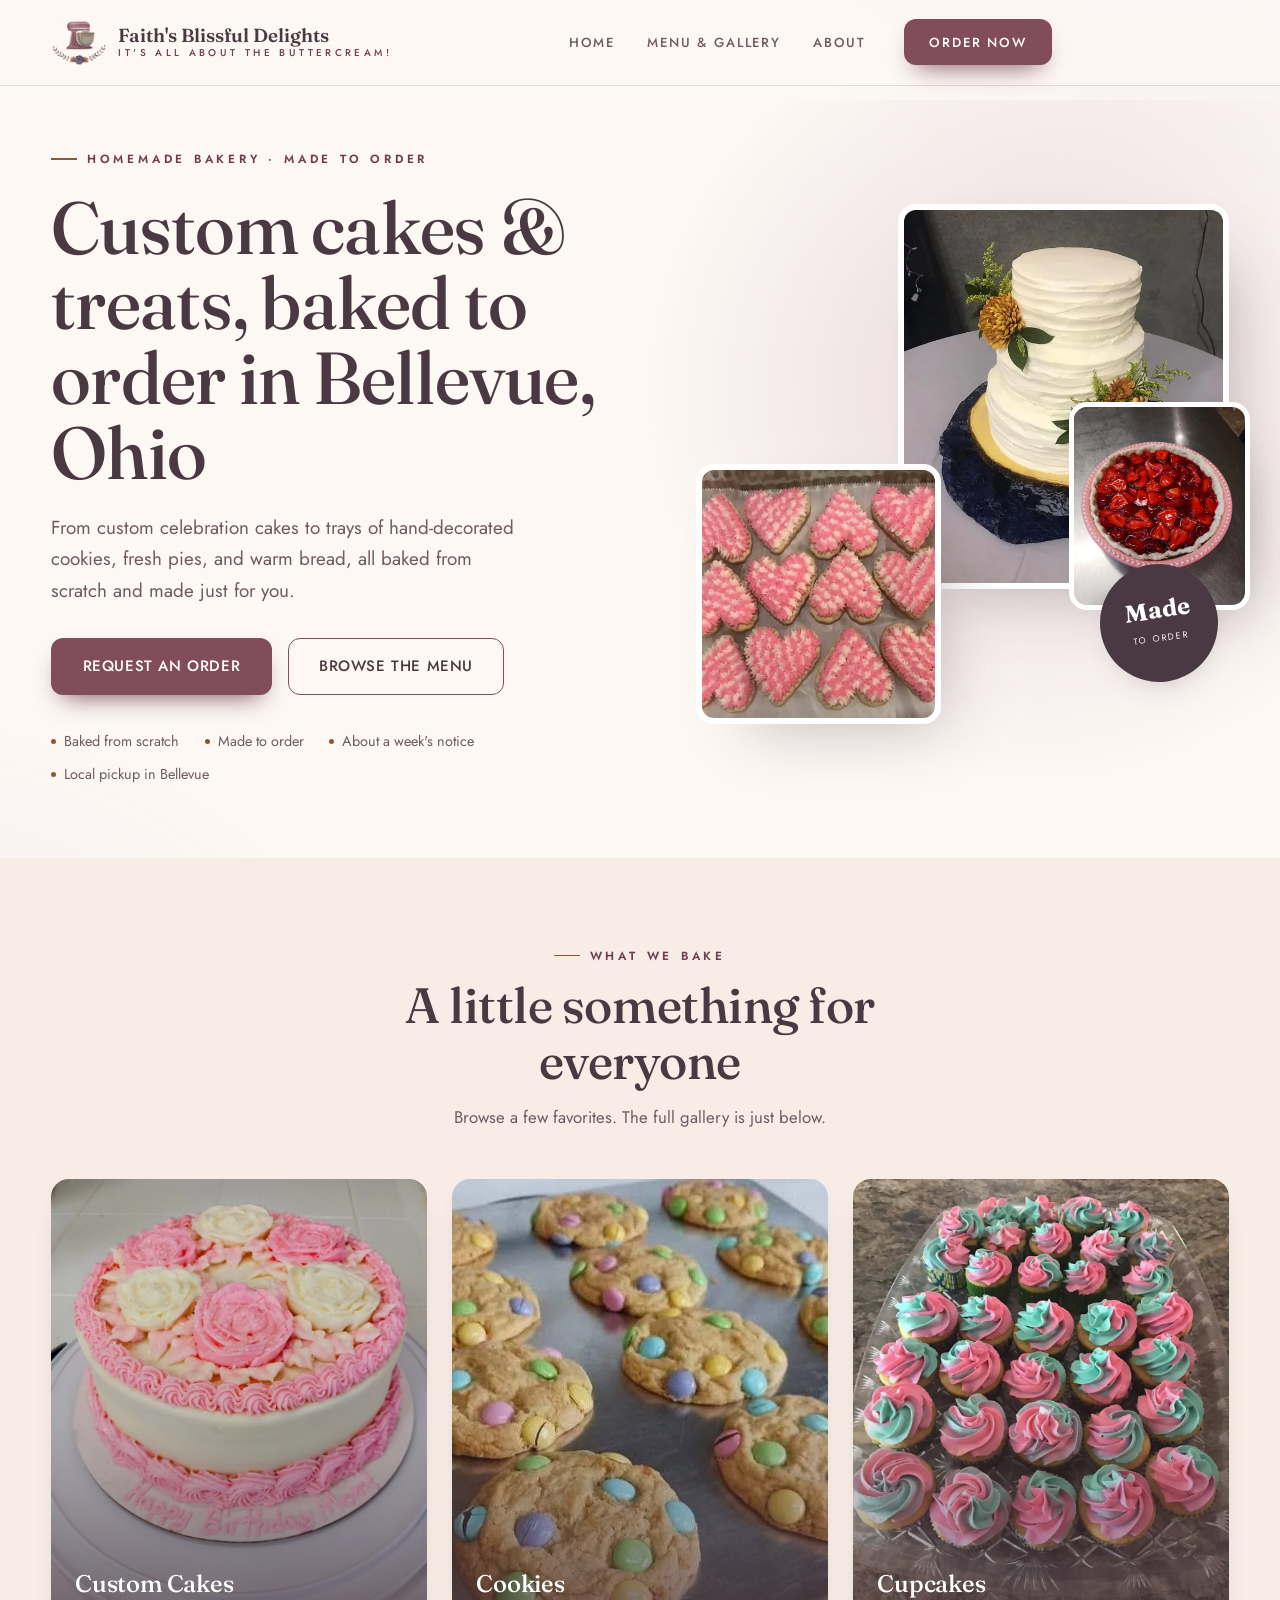
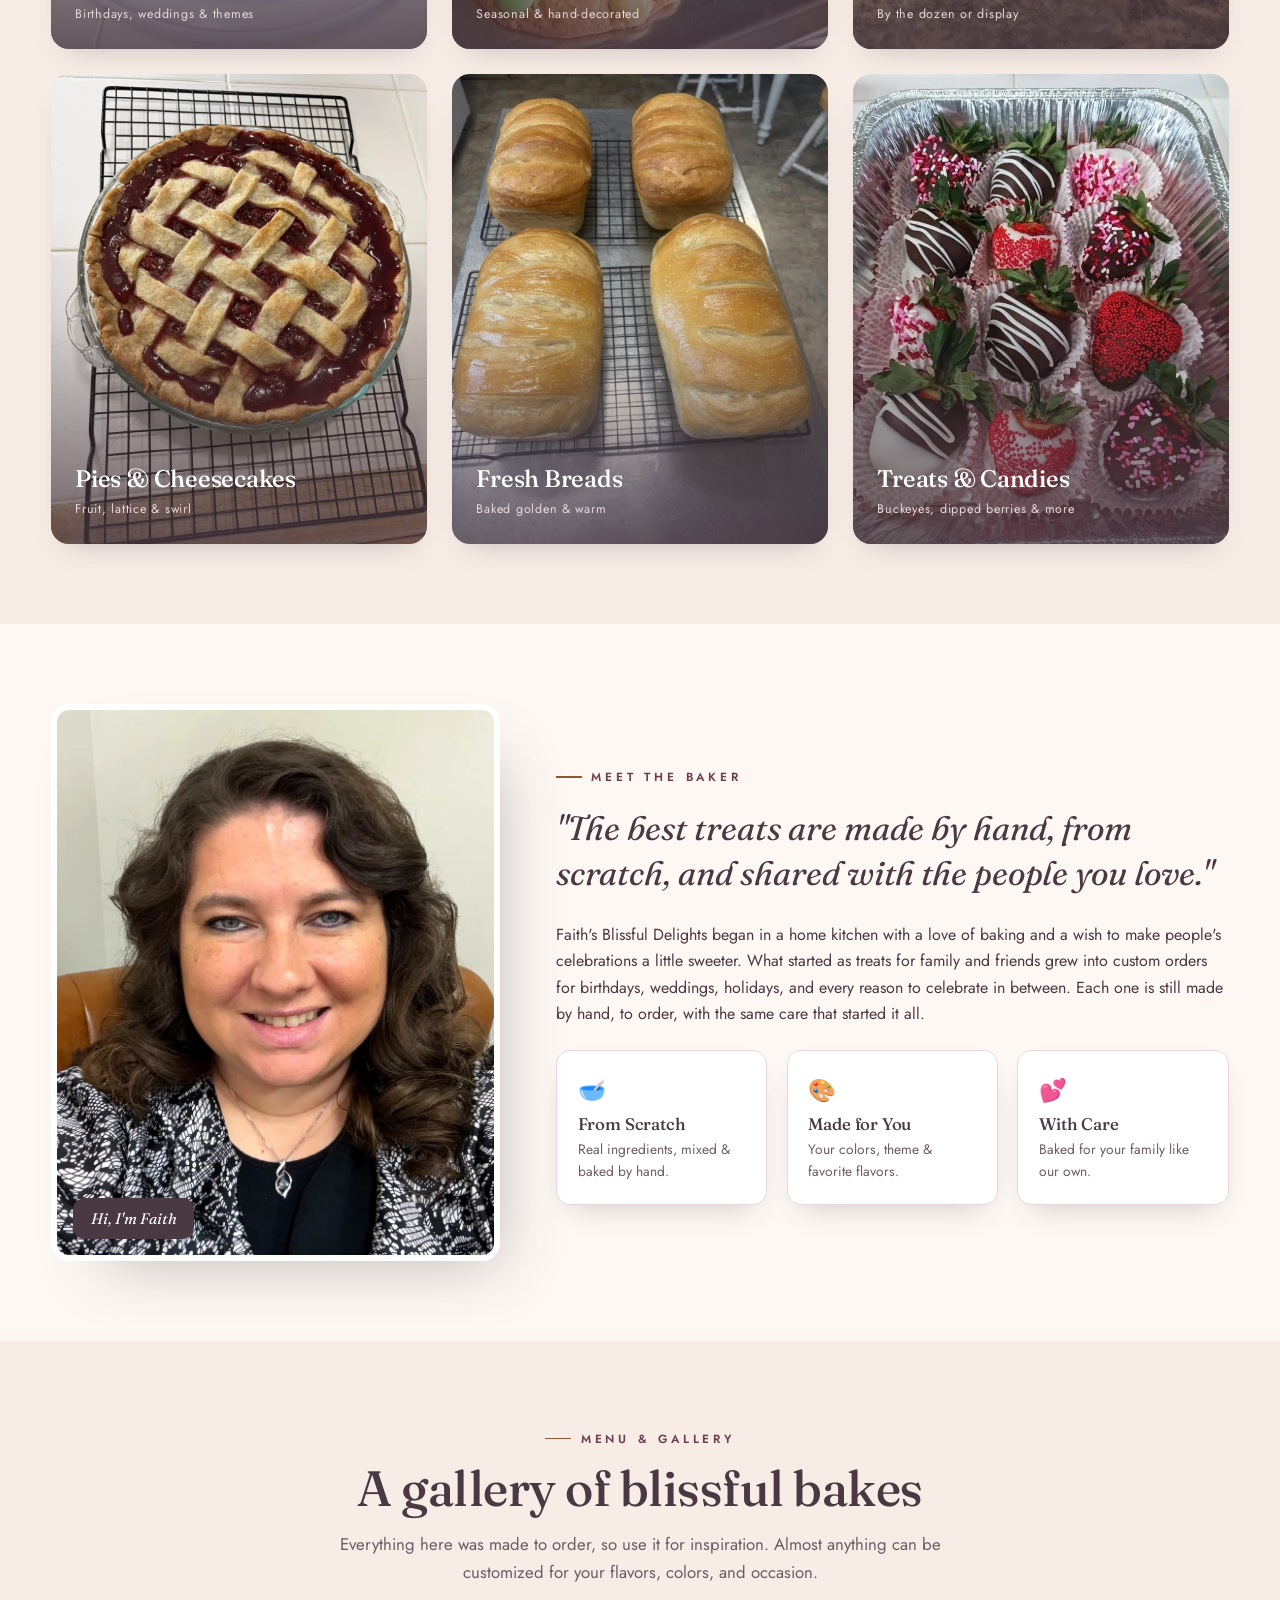
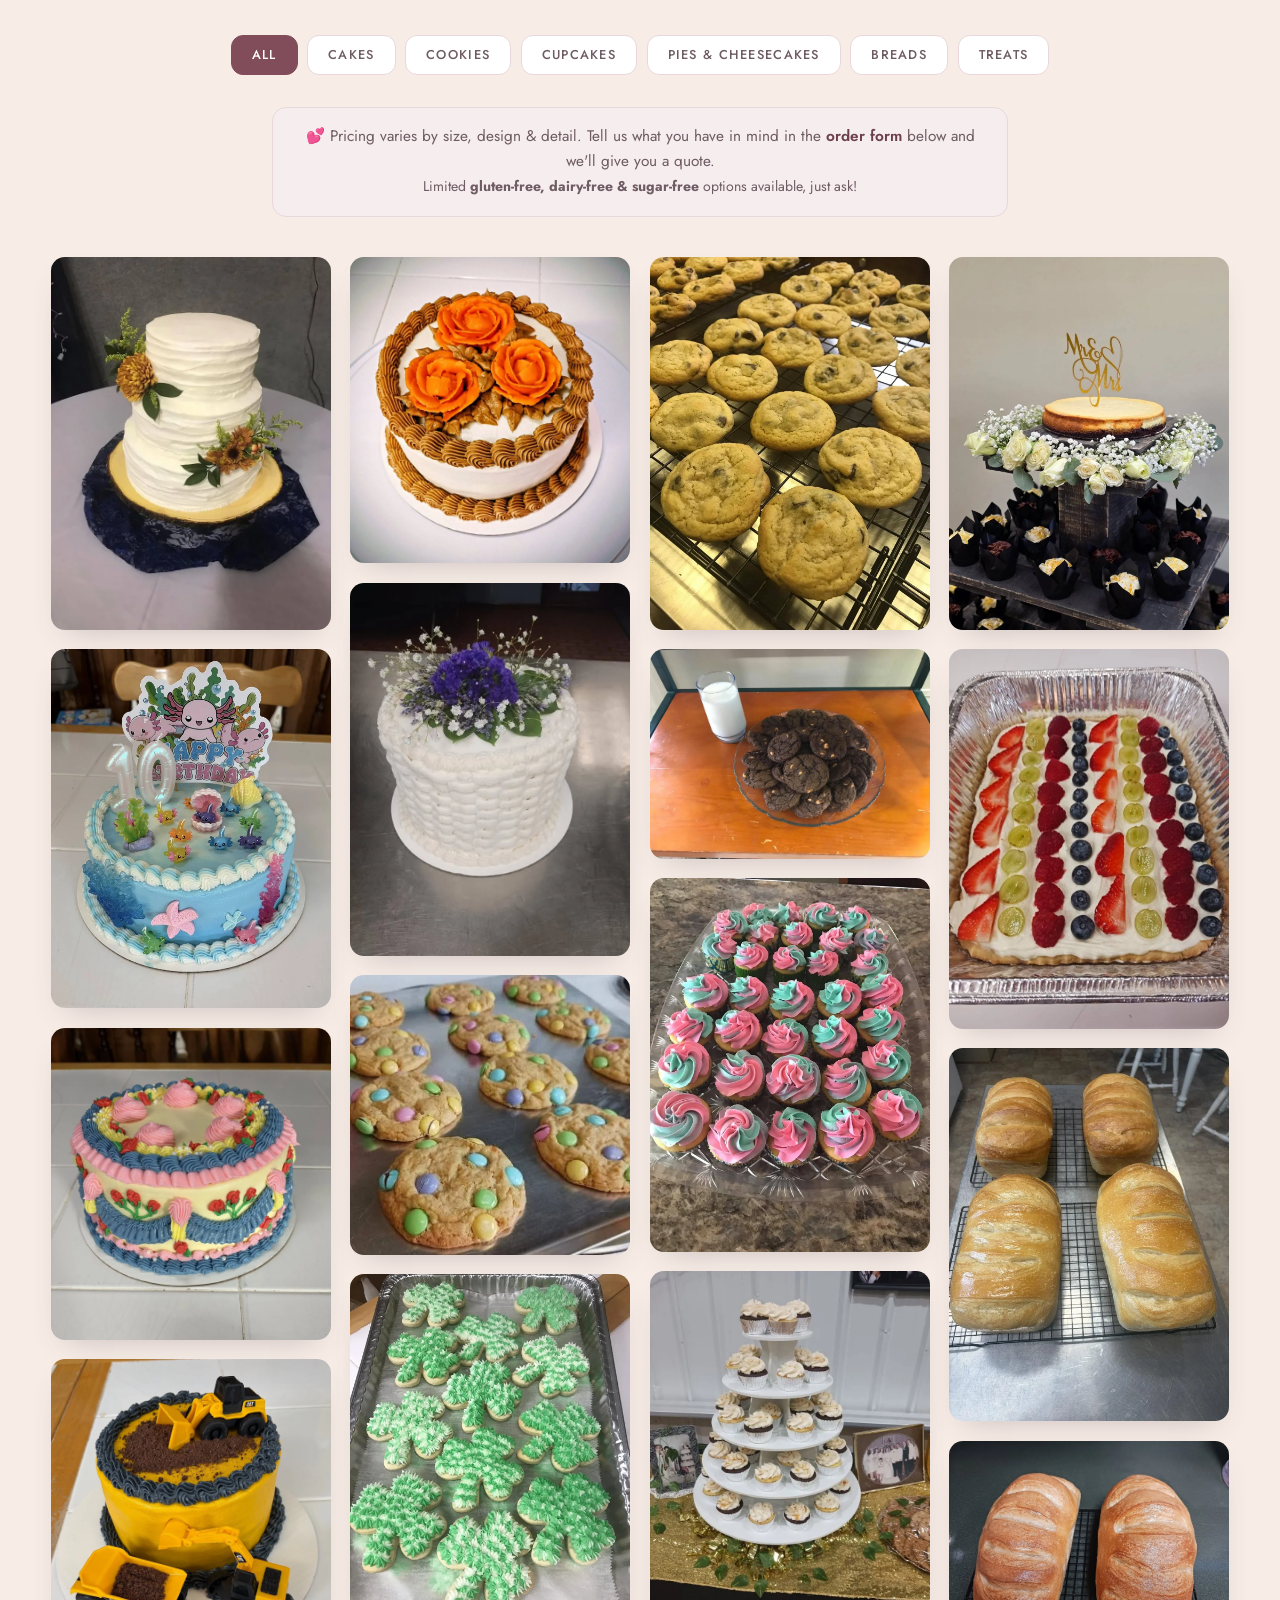
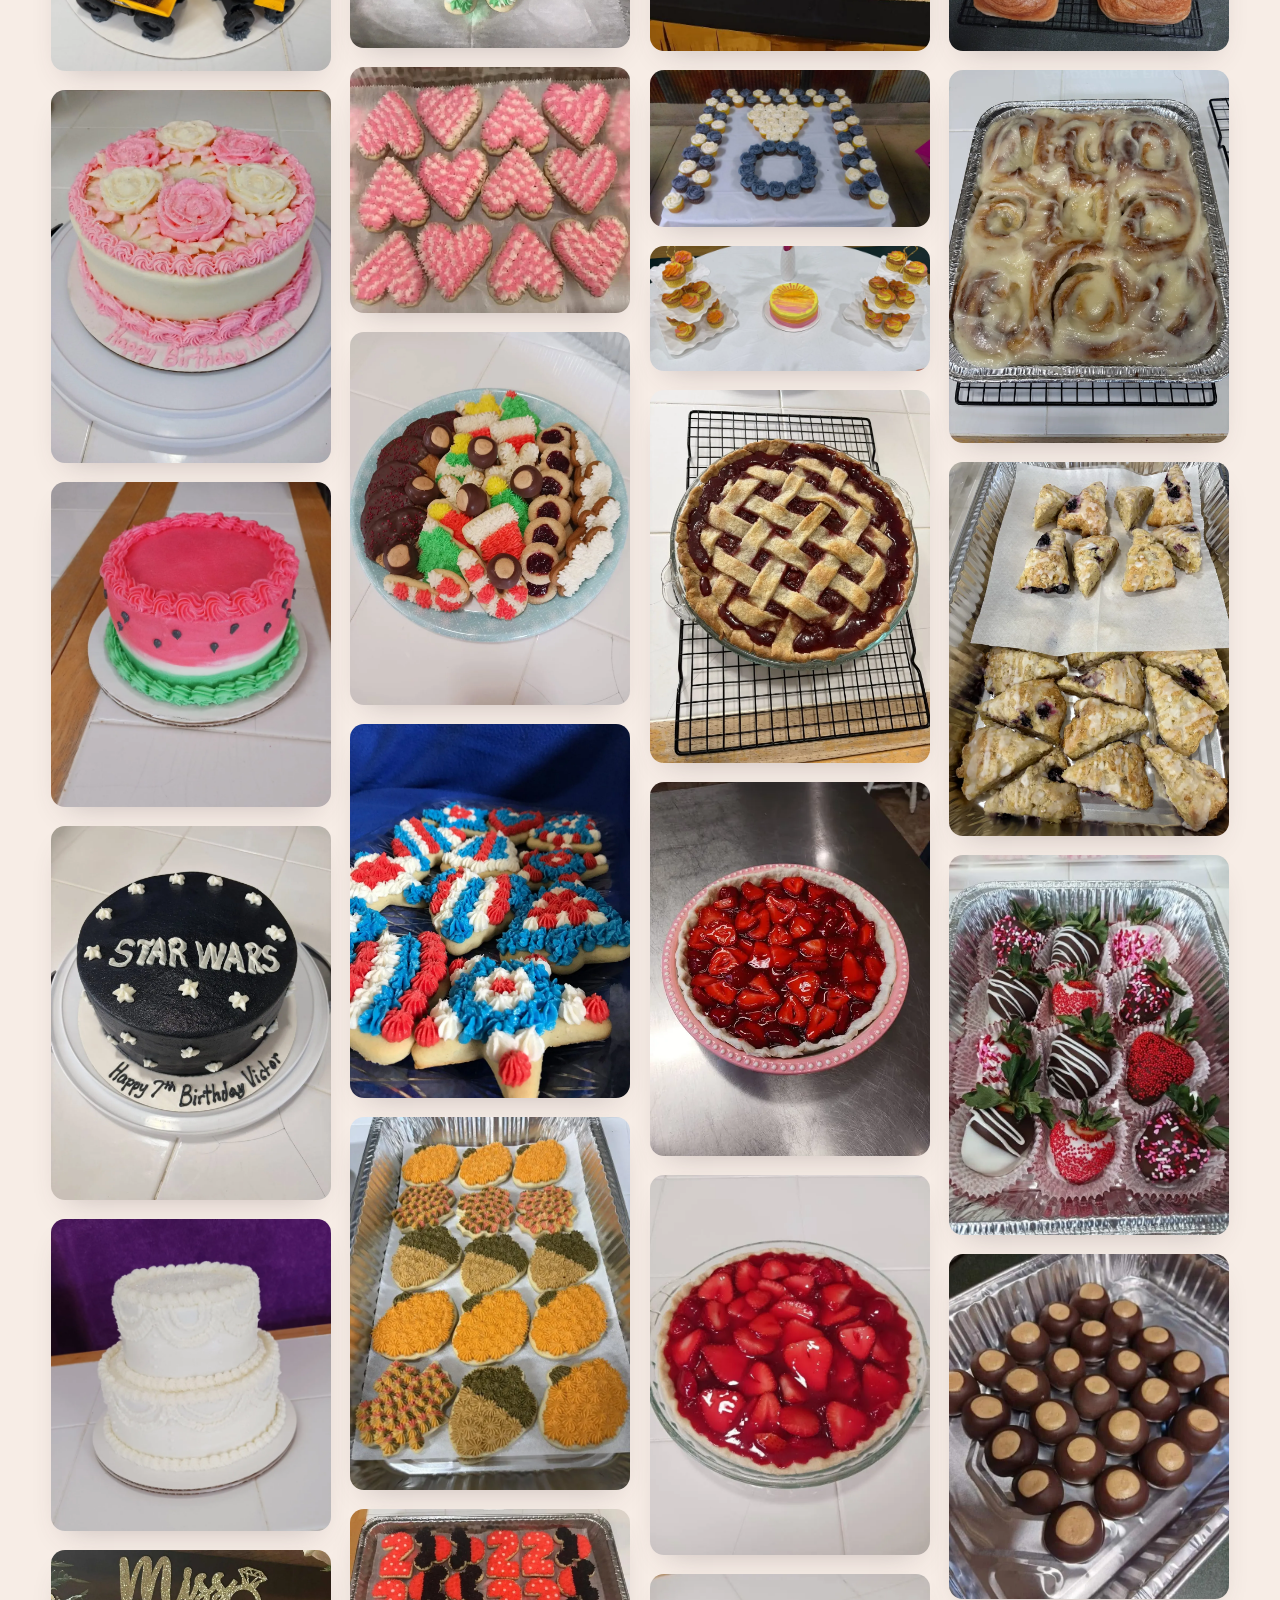
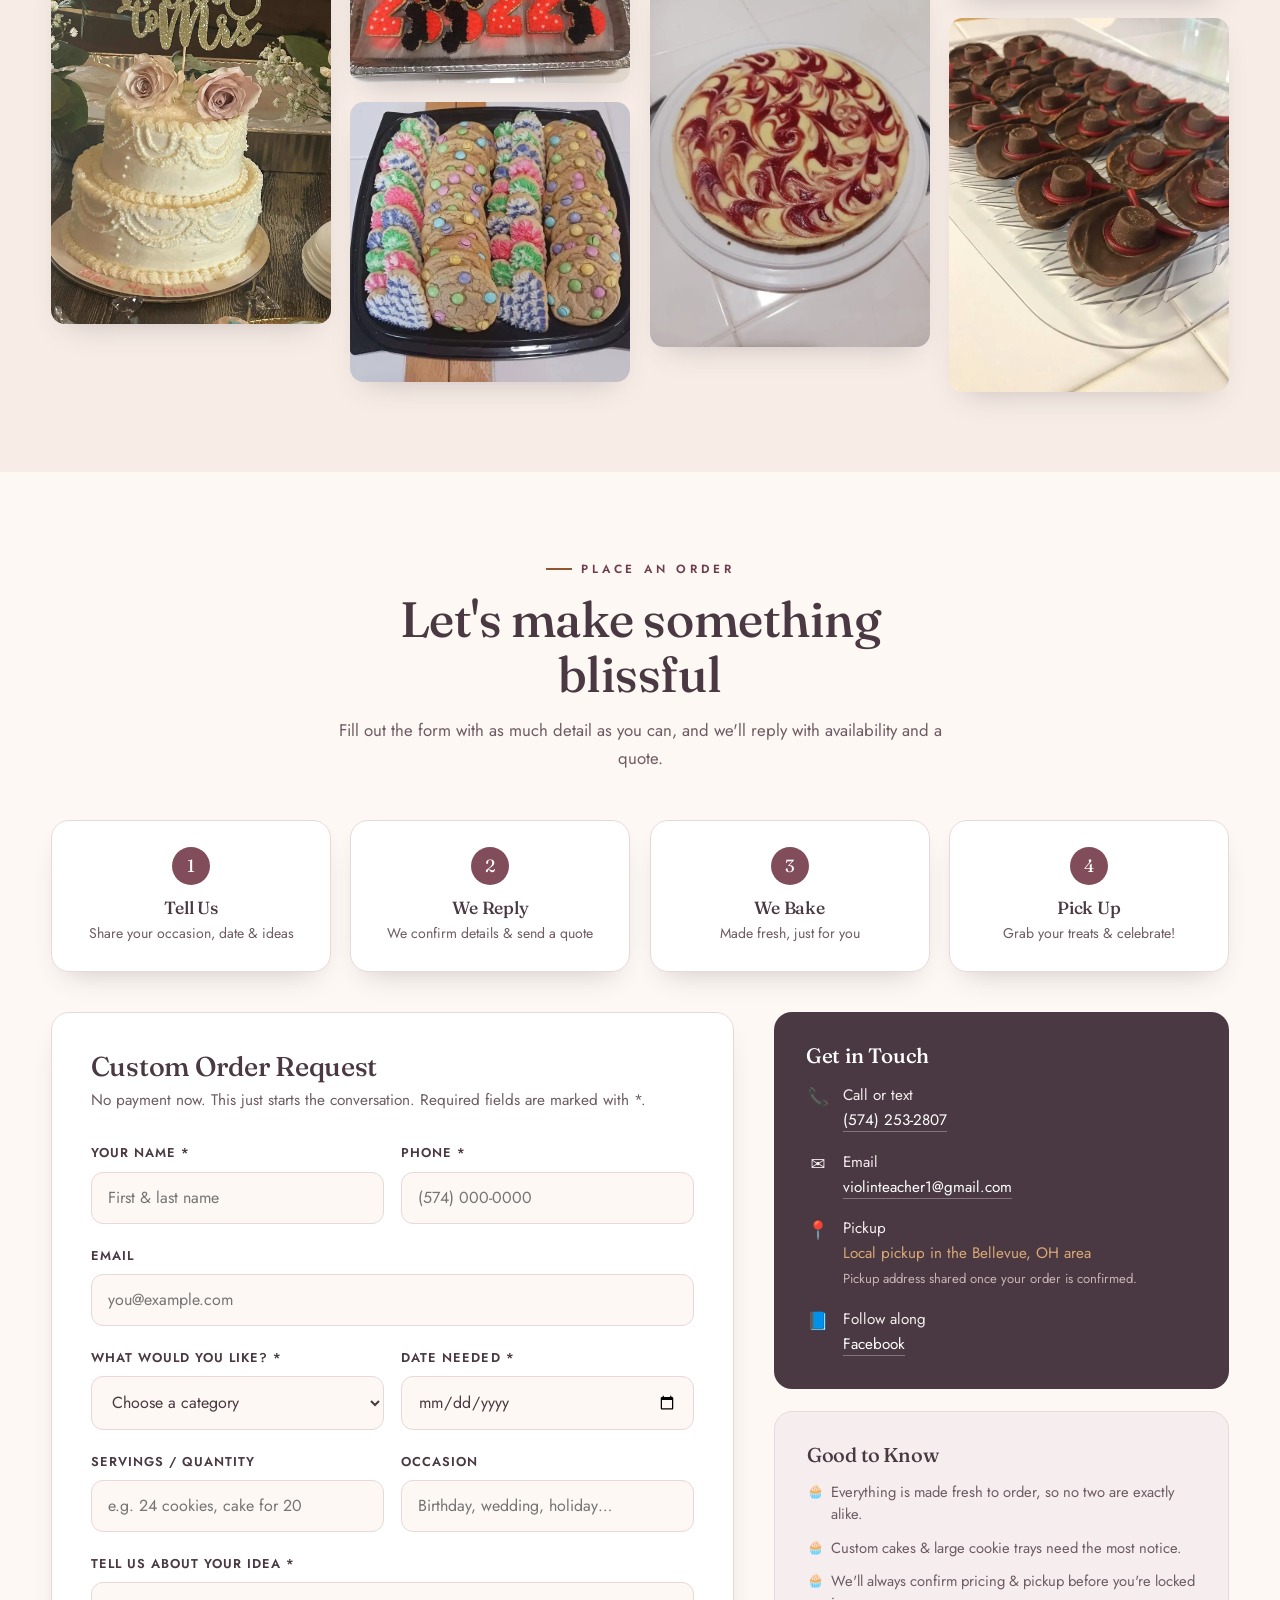
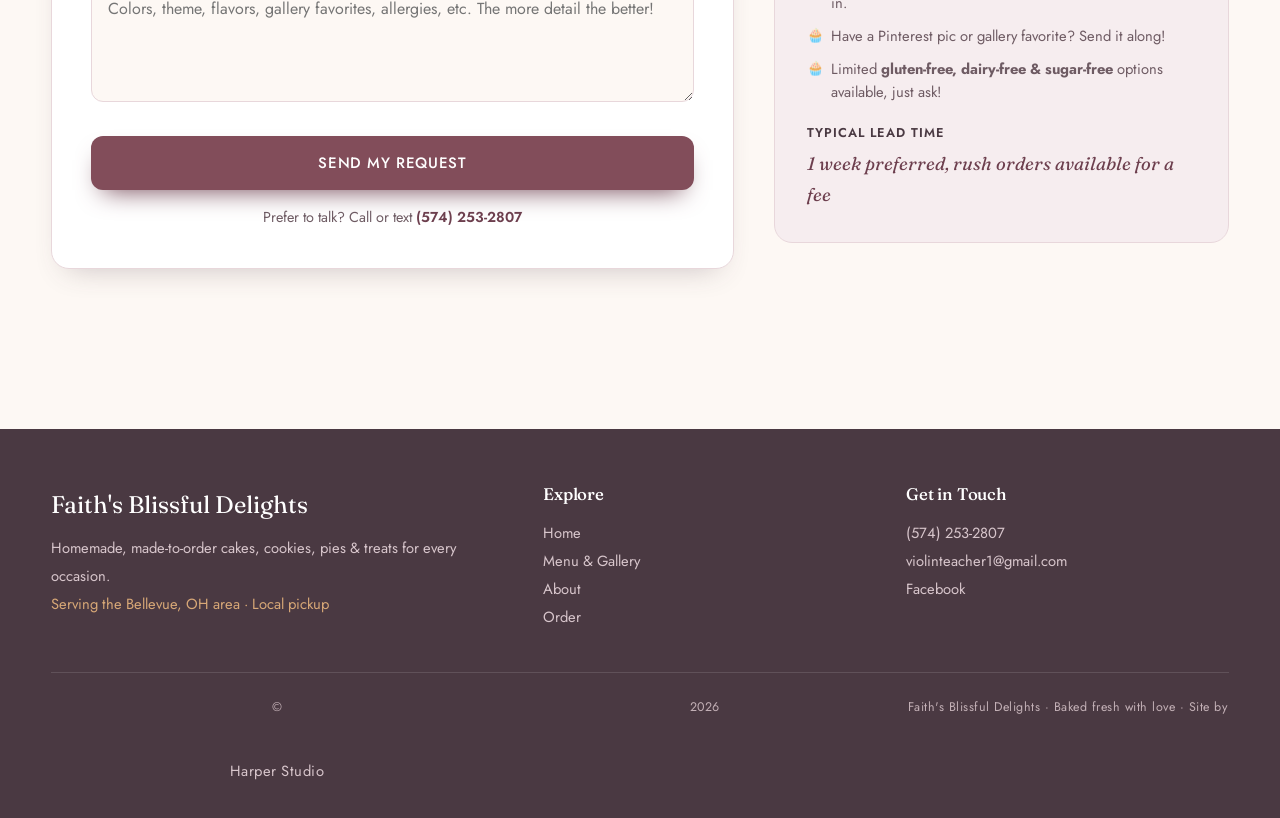
<file: overview.html>
<!DOCTYPE html>
<html lang="en">
<head>
<meta charset="UTF-8">
<meta name="viewport" content="width=device-width, initial-scale=1">
<meta name="color-scheme" content="light">
<meta name="supported-color-schemes" content="light">
<!-- Marks the document as scripted before first paint, so style.css can hide
     .reveal elements. If this never runs, they stay visible rather than blank. -->
<script>document.documentElement.className += " js";</script>
<!-- Google Analytics (GA4) -->
<script async src="https://www.googletagmanager.com/gtag/js?id=G-HCV9DY8H45"></script>
<script>
  window.dataLayer = window.dataLayer || [];
  function gtag(){dataLayer.push(arguments);}
  gtag('js', new Date());
  gtag('config', 'G-HCV9DY8H45');
</script>
<title>Faith's Blissful Delights | Homemade Cakes, Cookies, Pies &amp; Treats</title>
<meta name="description" content="Homemade, made-to-order cakes, decorated cookies, cupcakes, pies, cheesecakes, fresh breads, and sweet treats. Faith's Blissful Delights, Bellevue, Ohio.">
<!-- This is an alternate all-in-one version of the site, kept for sharing as a
     single link. It duplicates the content of the main multi-page site, so it's
     kept out of search results to avoid competing with the real pages. -->
<meta name="robots" content="noindex, follow">
<link rel="canonical" href="https://faithsblissfuldelights.com/">
<link rel="icon" type="image/png" href="img/favicon.png?v=4">
<link rel="stylesheet" href="style.css?v=5">
<style>
/* ---------- HERO ---------- */
.hero{ position:relative; z-index:1; padding:3.5rem 0 4.5rem; overflow:hidden; }
.hero .wrap{ display:grid; grid-template-columns:1.05fr .95fr; gap:3.5rem; align-items:center; }
.hero-copy .eyebrow{ margin-bottom:1.3rem; }
.hero-copy h1{ font-size:clamp(2.7rem,6vw,4.6rem); line-height:1.02; margin-bottom:1.4rem; }
.hero-copy h1 em{ font-style:italic; color:var(--rose-deep); }
.hero-copy .lead{ font-size:1.18rem; color:var(--ink-soft); max-width:30rem; margin-bottom:2rem; }
.hero-actions{ display:flex; gap:1rem; flex-wrap:wrap; }
/* plain, verifiable facts — not styled as pseudo-statistics */
.hero-facts{ margin-top:2.2rem; display:flex; flex-wrap:wrap; gap:.55rem 1.6rem; list-style:none; }
.hero-facts li{ display:flex; align-items:center; gap:.5rem; font-size:.9rem; color:var(--ink-soft); }
.hero-facts li::before{ content:""; flex:none; width:5px; height:5px; border-radius:50%; background:var(--champagne); }
.hero-art{ position:relative; height:520px; }
.hero-art figure{ position:absolute; border-radius:var(--radius); overflow:hidden; box-shadow:var(--shadow); border:6px solid var(--white); }
.hero-art img{ width:100%; height:100%; object-fit:cover; }
.hero-art .a{ width:62%; height:74%; top:0; right:0; z-index:2; }
.hero-art .b{ width:46%; height:50%; bottom:0; left:0; z-index:3; }
.hero-art .c{ width:34%; height:40%; top:38%; right:-4%; z-index:4; border-width:5px; }
.hero-art .blob{ position:absolute; width:140%; height:140%; top:-20%; left:-20%; z-index:0; background:radial-gradient(circle at 60% 40%, var(--rose-soft), transparent 62%); }
.hero-badge{ position:absolute; bottom:8%; right:2%; z-index:5; width:118px; height:118px; display:grid; place-items:center; text-align:center; border-radius:50%; background:var(--ink); color:var(--rose-mist); font-family:var(--serif); box-shadow:var(--shadow-sm); transform:rotate(-8deg); }
.hero-badge b{ display:block; font-size:1.5rem; color:#fff; line-height:1; }
.hero-badge span{ font-family:var(--sans); font-size:.56rem; letter-spacing:.2em; text-transform:uppercase; margin-top:4px; }

/* ---------- categories ---------- */
.cats{ display:grid; grid-template-columns:repeat(3,1fr); gap:1.6rem; }
.cat{ position:relative; border-radius:var(--radius); overflow:hidden; aspect-ratio:4/5; box-shadow:var(--shadow-sm); display:block; cursor:pointer; }
.cat img{ width:100%; height:100%; object-fit:cover; transition:transform .7s cubic-bezier(.2,.7,.2,1); }
.cat::after{ content:""; position:absolute; inset:0; background:linear-gradient(to top, rgba(74,57,66,.78) 0%, rgba(74,57,66,.12) 48%, transparent 70%); }
.cat-label{ position:absolute; left:0; right:0; bottom:0; z-index:2; padding:1.4rem 1.5rem; color:#fff; }
.cat-label h3{ color:#fff; font-size:1.5rem; margin-bottom:.15rem; }
.cat-label span{ font-size:.78rem; letter-spacing:.06em; color:var(--rose-soft); }
.cat:hover img{ transform:scale(1.06); }

/* ---------- about ---------- */
.about-teaser{ display:grid; grid-template-columns:.8fr 1.2fr; gap:3.5rem; align-items:center; }
.about-teaser .photo{ border-radius:var(--radius); overflow:hidden; box-shadow:var(--shadow); border:6px solid var(--white); position:relative; }
.about-teaser .photo img{ width:100%; aspect-ratio:4/5; object-fit:cover; object-position:center top; }
.about-teaser .photo .tag{ position:absolute; bottom:1rem; left:1rem; background:var(--ink); color:#fff; font-family:var(--serif); font-style:italic; padding:.5rem 1.1rem; border-radius:var(--radius-btn); font-size:.95rem; box-shadow:var(--shadow-sm); }
.about-teaser blockquote{ font-family:var(--serif); font-size:clamp(1.5rem,3vw,2.1rem); font-style:italic; line-height:1.34; color:var(--ink); margin:1.2rem 0 1.6rem; }
.values{ display:grid; grid-template-columns:repeat(3,1fr); gap:1.2rem; margin-top:1.4rem; }
.value{ background:var(--white); border:1px solid var(--rose-soft); border-radius:14px; padding:1.3rem; box-shadow:var(--shadow-sm); }
.value .ic{ font-size:1.4rem; margin-bottom:.4rem; }
.value h4{ font-size:1.05rem; margin-bottom:.25rem; }
.value p{ color:var(--ink-soft); font-size:.86rem; }

/* ---------- gallery ---------- */
.filters{ display:flex; flex-wrap:wrap; gap:.6rem; justify-content:center; margin-bottom:2rem; }
.filters button{ font-family:var(--sans); font-size:.8rem; letter-spacing:.1em; text-transform:uppercase; font-weight:500; padding:.6rem 1.25rem; border-radius:var(--radius-btn); border:1.5px solid var(--rose-soft); background:var(--white); color:var(--ink-soft); cursor:pointer; transition:.25s; }
.filters button:hover{ border-color:var(--rose); color:var(--ink); }
.filters button.active{ background:var(--rose); border-color:var(--rose); color:#fff; }
.menu-note{ text-align:center; max-width:46rem; margin:0 auto 2.5rem; color:var(--ink-soft); font-size:.96rem; background:var(--rose-mist); border:1px solid var(--rose-soft); border-radius:14px; padding:1rem 1.4rem; }
.gallery{ columns:4; column-gap:1.2rem; }
.g-item{ break-inside:avoid; margin-bottom:1.2rem; position:relative; border-radius:14px; overflow:hidden; box-shadow:var(--shadow-sm); cursor:zoom-in; background:var(--cream); }
.g-item img{ width:100%; display:block; transition:transform .6s cubic-bezier(.2,.7,.2,1); }
.g-item::after{ content:""; position:absolute; inset:0; background:linear-gradient(to top, rgba(74,57,66,.55), transparent 45%); opacity:0; transition:opacity .35s; }
.g-cap{ position:absolute; left:0; right:0; bottom:0; padding:1rem; z-index:2; color:#fff; transform:translateY(8px); opacity:0; transition:.35s; }
.g-cap b{ font-family:var(--serif); font-size:1.05rem; font-weight:500; display:block; }
.g-cap span{ font-size:.74rem; letter-spacing:.08em; text-transform:uppercase; color:var(--rose-soft); }
.g-item:hover img{ transform:scale(1.05); }
.g-item:hover::after{ opacity:1; }
.g-item:hover .g-cap{ opacity:1; transform:none; }
.lightbox{ position:fixed; inset:0; z-index:200; background:rgba(40,28,34,.92); display:none; align-items:center; justify-content:center; padding:4vw; cursor:zoom-out; flex-direction:column; gap:1rem; }
.lightbox.open{ display:flex; }
.lightbox img{ max-width:90vw; max-height:80vh; border-radius:12px; box-shadow:0 30px 80px rgba(0,0,0,.5); border:5px solid #fff; }
.lb-cap{ color:#fff; font-family:var(--serif); font-size:1.1rem; font-style:italic; }
.lb-close{ position:absolute; top:24px; right:30px; color:#fff; font-size:2rem; line-height:1; opacity:.8; }

/* ---------- steps ---------- */
.steps{ display:grid; grid-template-columns:repeat(4,1fr); gap:1.2rem; margin-bottom:2.5rem; }
.step{ text-align:center; padding:1.6rem 1rem; background:var(--white); border:1px solid var(--rose-soft); border-radius:var(--radius); box-shadow:var(--shadow-sm); }
.step .n{ width:38px; height:38px; border-radius:50%; background:var(--rose); color:#fff; font-family:var(--serif); font-size:1.1rem; display:grid; place-items:center; margin:0 auto .8rem; }
.step h3{ font-size:1.1rem; margin-bottom:.3rem; }
.step p{ font-size:.88rem; color:var(--ink-soft); }

/* ---------- order ---------- */
.order-grid{ display:grid; grid-template-columns:1.5fr 1fr; gap:2.5rem; align-items:start; }
.form-card{ background:var(--white); border:1px solid var(--rose-soft); border-radius:var(--radius); padding:2.4rem; box-shadow:var(--shadow-sm); }
.form-card h3{ font-size:1.7rem; margin-bottom:.4rem; }
.form-card .sub{ color:var(--ink-soft); margin-bottom:1.8rem; font-size:.96rem; }
.field{ margin-bottom:1.3rem; }
.field label{ display:block; font-size:.8rem; letter-spacing:.08em; text-transform:uppercase; font-weight:600; color:var(--ink); margin-bottom:.5rem; }
.field input, .field select, .field textarea{ width:100%; font-family:var(--sans); font-size:1rem; color:var(--ink); background:var(--ivory); border:1.5px solid var(--rose-soft); border-radius:12px; padding:.85rem 1rem; transition:.2s; }
.field input:focus, .field select:focus, .field textarea:focus{ outline:none; border-color:var(--rose); background:#fff; box-shadow:0 0 0 4px var(--rose-mist); }
.field textarea{ resize:vertical; min-height:120px; }
.field-row{ display:grid; grid-template-columns:1fr 1fr; gap:1.1rem; }
.submit-row{ margin-top:1.6rem; }
.submit-row .btn{ width:100%; justify-content:center; }
.alt-contact{ text-align:center; margin-top:1rem; font-size:.9rem; color:var(--ink-soft); }
.form-thanks{ text-align:center; padding:1.5rem .5rem; animation:fadeUp .5s ease; }
.form-thanks .ic{ font-size:2.6rem; margin-bottom:.6rem; }
.form-thanks p{ color:var(--ink-soft); max-width:24rem; margin:0 auto .6rem; }
.form-thanks .small{ font-size:.86rem; }
.form-thanks a{ color:var(--rose-deep); font-weight:600; }
@keyframes fadeUp{ from{ opacity:0; transform:translateY(10px) } to{ opacity:1; transform:none } }
.form-error{ background:#fbe6e9; border:1px solid #e9aab4; color:#9a3b4d; border-radius:10px; padding:.8rem 1rem; font-size:.9rem; margin-top:1rem; }
button.is-sending{ opacity:.7; pointer-events:none; }
.side-card{ background:var(--ink); color:var(--rose-mist); border-radius:var(--radius); padding:2rem; margin-bottom:1.4rem; }
.side-card h3{ color:#fff; font-size:1.3rem; margin-bottom:1rem; }
.side-card .row{ display:flex; gap:.8rem; align-items:flex-start; margin-bottom:1rem; font-size:.95rem; }
.side-card .row:last-child{ margin-bottom:0; }
.side-card .row .ic{ font-size:1.1rem; flex:none; width:24px; text-align:center; }
.side-card a{ color:#fff; border-bottom:1px solid rgba(255,255,255,.3); }
.side-card a:hover{ color:var(--rose-soft); }
/* the base terracotta is only 1.84:1 on this dark card — use the lifted
   variant, same as .footer .place, which reads 5.01:1 */
.side-card .place{ color:var(--terracotta-lt); }
.info-card{ background:var(--rose-mist); border:1px solid var(--rose-soft); border-radius:var(--radius); padding:2rem; }
.info-card h3{ font-size:1.25rem; margin-bottom:.9rem; }
.info-card ul{ list-style:none; }
.info-card li{ font-size:.92rem; color:var(--ink-soft); padding-left:1.5rem; position:relative; margin-bottom:.7rem; line-height:1.5; }
.info-card li::before{ content:"🧁"; position:absolute; left:0; font-size:.85rem; }
.info-card .lead-time{ font-family:var(--serif); font-size:1.15rem; color:var(--rose-deep); font-style:italic; margin-top:.4rem; }

@media(max-width:860px){
  .hero .wrap{ grid-template-columns:1fr; gap:2.5rem; }
  .hero-art{ height:420px; order:-1; }
  .cats{ grid-template-columns:1fr 1fr; }
  .about-teaser{ grid-template-columns:1fr; gap:2rem; }
  .about-teaser .photo{ max-width:380px; }
  .values{ grid-template-columns:1fr; }
  .gallery{ columns:3; }
  .steps{ grid-template-columns:1fr 1fr; }
  .order-grid{ grid-template-columns:1fr; }
  .form-card{ padding:1.8rem 1.4rem; }
}
@media(max-width:720px){ .gallery{ columns:2; column-gap:.8rem; } .g-item{ margin-bottom:.8rem; } }
@media(max-width:520px){ .cats{ grid-template-columns:1fr; } }
@media(max-width:480px){ .field-row{ grid-template-columns:1fr; } .gallery{ columns:1; } }
/* Touch devices: disable hover effects to prevent the "tap twice" bug */
@media (hover: none) {
  .btn-primary:hover, .btn-ghost:hover, .cta-ribbon .btn:hover,
  .cat:hover img, .feat figure:hover img, .g-item:hover img { transform: none; }
  .btn-primary:hover { background: var(--rose); }
  .btn-ghost:hover { background: transparent; }
  .cta-ribbon .btn:hover { background:#fff; color:var(--rose-deep); border-color:#fff; }
}
</style>
</head>
<body>
<a class="skip-link" href="#main">Skip to content</a>
<header class="nav">
  <div class="wrap">
    <a class="brand" href="#top">
      <img class="mark" src="img/logo-faith.webp" width="263" height="224" alt="Faith's Blissful Delights logo">
      <span class="name">Faith's Blissful Delights<span>It's all about the Buttercream!</span></span>
    </a>
    <nav class="nav-links" id="navLinks">
      <a href="#top">Home</a>
      <a href="#menu">Menu &amp; Gallery</a>
      <a href="#about">About</a>
      <a href="#order" class="btn btn-primary nav-cta">Order Now</a>
    </nav>
    <button class="nav-toggle" id="navToggle" aria-label="Menu"><span></span><span></span><span></span></button>
  </div>
</header>

<main id="main">
<a id="top"></a>
<!-- HERO -->
<section class="hero">
  <div class="wrap">
    <div class="hero-copy reveal">
      <span class="eyebrow">Homemade Bakery &middot; Made to Order</span>
      <h1>Custom cakes &amp; treats, baked to order in Bellevue, Ohio</h1>
      <p class="lead">From custom celebration cakes to trays of hand-decorated cookies, fresh pies, and warm bread, all baked from scratch and made just for you.</p>
      <div class="hero-actions">
        <a href="#order" class="btn btn-primary">Request an Order</a>
        <a href="#menu" class="btn btn-ghost">Browse the Menu</a>
      </div>
      <ul class="hero-facts">
        <li>Baked from scratch</li>
        <li>Made to order</li>
        <li>About a week's notice</li>
        <li>Local pickup in Bellevue</li>
      </ul>
    </div>
    <div class="hero-art reveal">
      <div class="blob"></div>
      <figure class="a"><img src="img/cake-wedding-rustic.webp" width="600" height="800" alt="Rustic floral tiered wedding cake" fetchpriority="high" decoding="async"></figure>
      <figure class="b"><img src="img/cookies-heart-pink.webp" width="500" height="439" alt="Pink decorated heart cookies"></figure>
      <figure class="c"><img src="img/pie-strawberry-pink.webp" width="500" height="667" alt="Fresh strawberry pie"></figure>
      <div class="hero-badge"><div><b>Made</b><span>to Order</span></div></div>
    </div>
  </div>
</section>

<!-- CATEGORIES -->
<section class="section section-cream">
  <div class="wrap">
    <div class="section-head center reveal">
      <span class="eyebrow">What We Bake</span>
      <h2>A little something for everyone</h2>
      <p>Browse a few favorites. The full gallery is just below.</p>
    </div>
    <div class="cats">
      <a class="cat reveal" href="#menu" data-jump="cakes"><img src="img/cake-pink-rose.webp" width="1050" height="1400" alt="Custom cakes" loading="lazy" decoding="async"><div class="cat-label"><h3>Custom Cakes</h3><span>Birthdays, weddings &amp; themes</span></div></a>
      <a class="cat reveal" href="#menu" data-jump="cookies"><img src="img/cookies-easter-mm.webp" width="583" height="583" alt="Decorated cookies" loading="lazy" decoding="async"><div class="cat-label"><h3>Cookies</h3><span>Seasonal &amp; hand-decorated</span></div></a>
      <a class="cat reveal" href="#menu" data-jump="cupcakes"><img src="img/cupcakes-pink-teal.webp" width="1050" height="1400" alt="Cupcakes" loading="lazy" decoding="async"><div class="cat-label"><h3>Cupcakes</h3><span>By the dozen or display</span></div></a>
      <a class="cat reveal" href="#menu" data-jump="pies"><img src="img/pie-cherry-lattice.webp" width="1050" height="1400" alt="Pies and cheesecakes" loading="lazy" decoding="async"><div class="cat-label"><h3>Pies &amp; Cheesecakes</h3><span>Fruit, lattice &amp; swirl</span></div></a>
      <a class="cat reveal" href="#menu" data-jump="breads"><img src="img/bread-loaves-4.webp" width="1050" height="1400" alt="Fresh breads" loading="lazy" decoding="async"><div class="cat-label"><h3>Fresh Breads</h3><span>Baked golden &amp; warm</span></div></a>
      <a class="cat reveal" href="#menu" data-jump="treats"><img src="img/treats-choc-strawberries.webp" width="752" height="1020" alt="Sweet treats" loading="lazy" decoding="async"><div class="cat-label"><h3>Treats &amp; Candies</h3><span>Buckeyes, dipped berries &amp; more</span></div></a>
    </div>
  </div>
</section>

<!-- ABOUT -->
<a id="about"></a>
<section class="section">
  <div class="wrap about-teaser">
    <div class="photo reveal">
      <img src="img/baker-faith.webp" width="900" height="1125" alt="Faith, the baker behind Faith's Blissful Delights" loading="lazy" decoding="async">
      <span class="tag">Hi, I'm Faith</span>
    </div>
    <div class="reveal">
      <span class="eyebrow">Meet the Baker</span>
      <blockquote>"The best treats are made by hand, from scratch, and shared with the people you love."</blockquote>
      <p>Faith's Blissful Delights began in a home kitchen with a love of baking and a wish to make people's celebrations a little sweeter. What started as treats for family and friends grew into custom orders for birthdays, weddings, holidays, and every reason to celebrate in between. Each one is still made by hand, to order, with the same care that started it all.</p>
      <div class="values">
        <div class="value"><div class="ic">🥣</div><h4>From Scratch</h4><p>Real ingredients, mixed &amp; baked by hand.</p></div>
        <div class="value"><div class="ic">🎨</div><h4>Made for You</h4><p>Your colors, theme &amp; favorite flavors.</p></div>
        <div class="value"><div class="ic">💕</div><h4>With Care</h4><p>Baked for your family like our own.</p></div>
      </div>
    </div>
  </div>
</section>

<!-- MENU & GALLERY -->
<a id="menu"></a>
<section class="section section-cream">
  <div class="wrap">
    <div class="section-head center reveal">
      <span class="eyebrow">Menu &amp; Gallery</span>
      <h2>A gallery of blissful bakes</h2>
      <p>Everything here was made to order, so use it for inspiration. Almost anything can be customized for your flavors, colors, and occasion.</p>
    </div>

    <div class="filters" id="filters">
      <button data-filter="all" class="active">All</button>
      <button data-filter="cakes">Cakes</button>
      <button data-filter="cookies">Cookies</button>
      <button data-filter="cupcakes">Cupcakes</button>
      <button data-filter="pies">Pies &amp; Cheesecakes</button>
      <button data-filter="breads">Breads</button>
      <button data-filter="treats">Treats</button>
    </div>

    <p class="menu-note">💕 Pricing varies by size, design &amp; detail. Tell us what you have in mind in the <a href="#order" style="color:var(--rose-deep);font-weight:600">order form</a> below and we'll give you a quote. <br><span style="font-size:.88rem">Limited <b>gluten-free, dairy-free &amp; sugar-free</b> options available, just ask!</span></p>

    <div class="gallery" id="grid">
      <!-- CAKES -->
      <div class="g-item" data-cat="cakes"><img src="img/cake-wedding-rustic.webp" width="600" height="800" alt="Rustic floral two-tier wedding cake" loading="lazy" decoding="async"><div class="g-cap"><b>Rustic Wedding Cake</b><span>Cakes</span></div></div>
      <div class="g-item" data-cat="cakes"><img src="img/cake-axolotl.webp" width="1091" height="1400" alt="Axolotl under-the-sea birthday cake" loading="lazy" decoding="async"><div class="g-cap"><b>Under-the-Sea Birthday</b><span>Cakes</span></div></div>
      <div class="g-item" data-cat="cakes"><img src="img/cake-lambeth.webp" width="1257" height="1400" alt="Vintage Lambeth piped cake in pink, blue and yellow" loading="lazy" decoding="async"><div class="g-cap"><b>Vintage Lambeth</b><span>Cakes</span></div></div>
      <div class="g-item" data-cat="cakes"><img src="img/cake-construction.webp" width="1257" height="1400" alt="Construction truck birthday cake" loading="lazy" decoding="async"><div class="g-cap"><b>Construction Site</b><span>Cakes</span></div></div>
      <div class="g-item" data-cat="cakes"><img src="img/cake-pink-rose.webp" width="1050" height="1400" alt="Pink and white buttercream rose cake" loading="lazy" decoding="async"><div class="g-cap"><b>Buttercream Roses</b><span>Cakes</span></div></div>
      <div class="g-item" data-cat="cakes"><img src="img/cake-watermelon.webp" width="1207" height="1400" alt="Watermelon-themed summer cake" loading="lazy" decoding="async"><div class="g-cap"><b>Watermelon Cake</b><span>Cakes</span></div></div>
      <div class="g-item" data-cat="cakes"><img src="img/cake-starwars.webp" width="1050" height="1400" alt="Galaxy birthday cake" loading="lazy" decoding="async"><div class="g-cap"><b>Galaxy Theme</b><span>Cakes</span></div></div>
      <div class="g-item" data-cat="cakes"><img src="img/cake-wedding-white.webp" width="1255" height="1400" alt="Classic white tiered wedding cake" loading="lazy" decoding="async"><div class="g-cap"><b>Classic Tiered Wedding</b><span>Cakes</span></div></div>
      <div class="g-item" data-cat="cakes"><img src="img/cake-miss-to-mrs.webp" width="1050" height="1400" alt="Miss to Mrs bridal shower cake" loading="lazy" decoding="async"><div class="g-cap"><b>Bridal Shower</b><span>Cakes</span></div></div>
      <div class="g-item" data-cat="cakes"><img src="img/cake-mocha-rose.webp" width="1278" height="1400" alt="Mocha buttercream cake with orange roses" loading="lazy" decoding="async"><div class="g-cap"><b>Mocha &amp; Roses</b><span>Cakes</span></div></div>
      <div class="g-item" data-cat="cakes"><img src="img/cake-basketweave.webp" width="720" height="960" alt="Basketweave cake with fresh flowers" loading="lazy" decoding="async"><div class="g-cap"><b>Basketweave &amp; Florals</b><span>Cakes</span></div></div>
      <!-- COOKIES -->
      <div class="g-item" data-cat="cookies"><img src="img/cookies-easter-mm.webp" width="583" height="583" alt="Pastel Easter candy cookies" loading="lazy" decoding="async"><div class="g-cap"><b>Pastel Spring Cookies</b><span>Cookies</span></div></div>
      <div class="g-item" data-cat="cookies"><img src="img/cookies-shamrock.webp" width="1050" height="1400" alt="Piped shamrock St. Patrick's cookies" loading="lazy" decoding="async"><div class="g-cap"><b>Shamrock Sugar Cookies</b><span>Cookies</span></div></div>
      <div class="g-item" data-cat="cookies"><img src="img/cookies-heart-pink.webp" width="500" height="439" alt="Pink piped heart cookies" loading="lazy" decoding="async"><div class="g-cap"><b>Valentine Hearts</b><span>Cookies</span></div></div>
      <div class="g-item" data-cat="cookies"><img src="img/cookies-christmas-platter.webp" width="1050" height="1400" alt="Christmas cookie assortment platter" loading="lazy" decoding="async"><div class="g-cap"><b>Holiday Cookie Tray</b><span>Cookies</span></div></div>
      <div class="g-item" data-cat="cookies"><img src="img/cookies-patriotic-star.webp" width="1050" height="1400" alt="Red white and blue star cookies" loading="lazy" decoding="async"><div class="g-cap"><b>Patriotic Stars</b><span>Cookies</span></div></div>
      <div class="g-item" data-cat="cookies"><img src="img/cookies-fall-pumpkin.webp" width="720" height="960" alt="Fall pumpkin and acorn piped cookies" loading="lazy" decoding="async"><div class="g-cap"><b>Autumn Harvest</b><span>Cookies</span></div></div>
      <div class="g-item" data-cat="cookies"><img src="img/cookies-mickey-2022.webp" width="960" height="596" alt="Graduation 2022 themed cookies" loading="lazy" decoding="async"><div class="g-cap"><b>Celebration Numbers</b><span>Cookies</span></div></div>
      <div class="g-item" data-cat="cookies"><img src="img/cookies-platter-mm.webp" width="720" height="720" alt="Candy and piped cookie platter" loading="lazy" decoding="async"><div class="g-cap"><b>Mixed Cookie Platter</b><span>Cookies</span></div></div>
      <div class="g-item" data-cat="cookies"><img src="img/cookies-choc-chip.webp" width="1050" height="1400" alt="Classic chocolate chip cookies" loading="lazy" decoding="async"><div class="g-cap"><b>Chocolate Chip</b><span>Cookies</span></div></div>
      <div class="g-item" data-cat="cookies"><img src="img/cookies-double-choc.webp" width="1400" height="1050" alt="Double chocolate cookies with milk" loading="lazy" decoding="async"><div class="g-cap"><b>Double Chocolate</b><span>Cookies</span></div></div>
      <!-- CUPCAKES -->
      <div class="g-item" data-cat="cupcakes"><img src="img/cupcakes-pink-teal.webp" width="1050" height="1400" alt="Pink and teal swirl cupcakes" loading="lazy" decoding="async"><div class="g-cap"><b>Swirl Cupcakes</b><span>Cupcakes</span></div></div>
      <div class="g-item" data-cat="cupcakes"><img src="img/cupcakes-tower.webp" width="752" height="1020" alt="Wedding cupcake tower" loading="lazy" decoding="async"><div class="g-cap"><b>Cupcake Tower</b><span>Cupcakes</span></div></div>
      <div class="g-item" data-cat="cupcakes"><img src="img/cupcakes-ring-display.webp" width="1400" height="784" alt="Engagement ring cupcake display" loading="lazy" decoding="async"><div class="g-cap"><b>Ring Display</b><span>Cupcakes</span></div></div>
      <div class="g-item" data-cat="cupcakes"><img src="img/cupcakes-sunburst.webp" width="1400" height="624" alt="Sunburst buttercream cake with matching swirled cupcakes on tiered stands" loading="lazy" decoding="async"><div class="g-cap"><b>Sunburst Cake &amp; Cupcakes</b><span>Cupcakes</span></div></div>
      <!-- PIES & CHEESECAKES -->
      <div class="g-item" data-cat="pies"><img src="img/pie-cherry-lattice.webp" width="1050" height="1400" alt="Cherry lattice pie" loading="lazy" decoding="async"><div class="g-cap"><b>Cherry Lattice Pie</b><span>Pies</span></div></div>
      <div class="g-item" data-cat="pies"><img src="img/pie-strawberry-pink.webp" width="500" height="667" alt="Fresh strawberry pie" loading="lazy" decoding="async"><div class="g-cap"><b>Fresh Strawberry Pie</b><span>Pies</span></div></div>
      <div class="g-item" data-cat="pies"><img src="img/pie-strawberry-glass.webp" width="752" height="1020" alt="Glazed strawberry pie" loading="lazy" decoding="async"><div class="g-cap"><b>Glazed Strawberry</b><span>Pies</span></div></div>
      <div class="g-item" data-cat="pies"><img src="img/cheesecake-raspberry.webp" width="720" height="960" alt="Raspberry swirl cheesecake" loading="lazy" decoding="async"><div class="g-cap"><b>Raspberry Swirl Cheesecake</b><span>Cheesecakes</span></div></div>
      <div class="g-item" data-cat="pies"><img src="img/cheesecake-wedding.webp" width="1050" height="1400" alt="Wedding cheesecake with roses" loading="lazy" decoding="async"><div class="g-cap"><b>Cheesecake Centerpiece</b><span>Cheesecakes</span></div></div>
      <div class="g-item" data-cat="pies"><img src="img/tart-fruit-flag.webp" width="752" height="1020" alt="Fresh fruit flag tart" loading="lazy" decoding="async"><div class="g-cap"><b>Fresh Fruit Tart</b><span>Pies</span></div></div>
      <!-- BREADS -->
      <div class="g-item" data-cat="breads"><img src="img/bread-loaves-4.webp" width="1050" height="1400" alt="Four golden bread loaves" loading="lazy" decoding="async"><div class="g-cap"><b>Homemade Bread</b><span>Breads</span></div></div>
      <div class="g-item" data-cat="breads"><img src="img/bread-loaves-2.webp" width="1400" height="1050" alt="Two fresh baked bread loaves" loading="lazy" decoding="async"><div class="g-cap"><b>Fresh Loaves</b><span>Breads</span></div></div>
      <div class="g-item" data-cat="breads"><img src="img/bread-cinnamon-rolls.webp" width="1050" height="1400" alt="Pan of iced cinnamon rolls" loading="lazy" decoding="async"><div class="g-cap"><b>Cinnamon Rolls</b><span>Breads</span></div></div>
      <div class="g-item" data-cat="breads"><img src="img/bread-scones.webp" width="1050" height="1400" alt="Tray of glazed scones, several with blueberries" loading="lazy" decoding="async"><div class="g-cap"><b>Glazed Scones</b><span>Breads</span></div></div>
      <!-- TREATS -->
      <div class="g-item" data-cat="treats"><img src="img/treats-choc-strawberries.webp" width="752" height="1020" alt="Chocolate covered strawberries" loading="lazy" decoding="async"><div class="g-cap"><b>Chocolate-Dipped Berries</b><span>Treats</span></div></div>
      <div class="g-item" data-cat="treats"><img src="img/treats-buckeyes.webp" width="720" height="888" alt="Peanut butter buckeye candies" loading="lazy" decoding="async"><div class="g-cap"><b>Buckeyes</b><span>Treats</span></div></div>
      <div class="g-item" data-cat="treats"><img src="img/treats-cowboy-hats.webp" width="1050" height="1400" alt="Chocolate cowboy hat candies" loading="lazy" decoding="async"><div class="g-cap"><b>Chocolate Cowboy Hats</b><span>Treats</span></div></div>
    </div>
  </div>
</section>

<!-- ORDER -->
<a id="order"></a>
<section class="section">
  <div class="wrap">
    <div class="section-head center reveal">
      <span class="eyebrow">Place an Order</span>
      <h2>Let's make something blissful</h2>
      <p>Fill out the form with as much detail as you can, and we'll reply with availability and a quote.</p>
    </div>

    <div class="steps">
      <div class="step reveal"><div class="n">1</div><h3>Tell Us</h3><p>Share your occasion, date &amp; ideas</p></div>
      <div class="step reveal"><div class="n">2</div><h3>We Reply</h3><p>We confirm details &amp; send a quote</p></div>
      <div class="step reveal"><div class="n">3</div><h3>We Bake</h3><p>Made fresh, just for you</p></div>
      <div class="step reveal"><div class="n">4</div><h3>Pick Up</h3><p>Grab your treats &amp; celebrate!</p></div>
    </div>

    <div class="order-grid">
      <div class="form-card reveal">
        <h3>Custom Order Request</h3>
        <p class="sub">No payment now. This just starts the conversation. Required fields are marked with *.</p>
        <!-- Formspree endpoint, live. See the notes by the submit handler below. -->
        <form id="orderForm" action="https://formspree.io/f/xjgdwvov" method="POST">
          <input type="hidden" name="_subject" value="New Custom Order Request | Faith's Blissful Delights">
          <input type="text" name="_gotcha" tabindex="-1" autocomplete="off" style="position:absolute;left:-9999px" aria-hidden="true">
          <div class="field-row">
            <div class="field"><label for="name">Your Name *</label><input type="text" id="name" name="name" required placeholder="First &amp; last name"></div>
            <div class="field"><label for="phone">Phone *</label><input type="tel" id="phone" name="phone" required placeholder="(574) 000-0000"></div>
          </div>
          <div class="field"><label for="email">Email</label><input type="email" id="email" name="email" placeholder="you@example.com"></div>
          <div class="field-row">
            <div class="field"><label for="item">What would you like? *</label>
              <select id="item" name="item" required>
                <option value="" disabled selected>Choose a category</option>
                <option>Custom Cake</option><option>Cupcakes</option><option>Decorated Cookies</option>
                <option>Pie</option><option>Cheesecake</option><option>Bread</option>
                <option>Treats / Candies</option><option>Mixed / Not sure yet</option>
              </select>
            </div>
            <div class="field"><label for="date">Date Needed *</label><input type="date" id="date" name="date" required></div>
          </div>
          <div class="field-row">
            <div class="field"><label for="servings">Servings / Quantity</label><input type="text" id="servings" name="servings" placeholder="e.g. 24 cookies, cake for 20"></div>
            <div class="field"><label for="occasion">Occasion</label><input type="text" id="occasion" name="occasion" placeholder="Birthday, wedding, holiday…"></div>
          </div>
          <div class="field"><label for="details">Tell us about your idea *</label><textarea id="details" name="details" required placeholder="Colors, theme, flavors, gallery favorites, allergies, etc. The more detail the better!"></textarea></div>
          <div class="submit-row"><button type="submit" class="btn btn-primary">Send My Request</button></div>
          <p class="alt-contact">Prefer to talk? Call or text <a href="tel:5742532807" style="color:var(--rose-deep);font-weight:600">(574) 253-2807</a></p>
        </form>
        <div class="form-thanks" id="formThanks" hidden>
          <div class="ic">🧁</div>
          <h3 style="font-size:1.8rem;margin-bottom:.6rem;color:var(--rose-deep)">Thank you!</h3>
          <p>Your request is on its way to Faith. We'll be in touch soon with availability and a quote. Can't wait to bake for you!</p>
          <p class="small">Need it sooner? Call or text <a href="tel:5742532807">(574) 253-2807</a>.</p>
        </div>
      </div>
      <aside>
        <div class="side-card reveal">
          <h3>Get in Touch</h3>
          <div class="row"><span class="ic">📞</span><div>Call or text<br><a href="tel:5742532807">(574) 253-2807</a></div></div>
          <div class="row"><span class="ic">✉️</span><div>Email<br><a href="mailto:violinteacher1@gmail.com">violinteacher1@gmail.com</a></div></div>
          <div class="row"><span class="ic">📍</span><div>Pickup<br><span class="place">Local pickup in the Bellevue, OH area</span><br><span style="font-size:.82rem;color:#c9b3b9">Pickup address shared once your order is confirmed.</span></div></div>
          <div class="row"><span class="ic">📘</span><div>Follow along<br><a href="https://www.facebook.com/p/Faiths-Blissful-Delights-100063565023319/" target="_blank" rel="noopener">Facebook</a></div></div>
        </div>
        <div class="info-card reveal">
          <h3>Good to Know</h3>
          <ul>
            <li>Everything is made fresh to order, so no two are exactly alike.</li>
            <li>Custom cakes &amp; large cookie trays need the most notice.</li>
            <li>We'll always confirm pricing &amp; pickup before you're locked in.</li>
            <li>Have a Pinterest pic or gallery favorite? Send it along!</li>
            <li>Limited <b>gluten-free, dairy-free &amp; sugar-free</b> options available, just ask!</li>
          </ul>
          <p style="font-size:.8rem;letter-spacing:.08em;text-transform:uppercase;font-weight:600;color:var(--ink);margin-top:1.2rem">Typical Lead Time</p>
          <p class="lead-time">1 week preferred, rush orders available for a fee</p>
        </div>
      </aside>
    </div>
  </div>
</section>

<!-- lightbox -->
<div class="lightbox" id="lightbox">
  <span class="lb-close">&times;</span>
  <img alt="" decoding="async">
  <div class="lb-cap"></div>
</div>
</main>


<footer class="footer">
  <div class="wrap">
    <div>
      <div class="name-lg">Faith's Blissful Delights</div>
      <p>Homemade, made-to-order cakes, cookies, pies &amp; treats for every occasion.</p>
      <p class="place">Serving the Bellevue, OH area &middot; Local pickup</p>
    </div>
    <div>
      <h4>Explore</h4>
      <p><a href="#top">Home</a></p>
      <p><a href="#menu">Menu &amp; Gallery</a></p>
      <p><a href="#about">About</a></p>
      <p><a href="#order">Order</a></p>
    </div>
    <div>
      <h4>Get in Touch</h4>
      <p><a href="tel:5742532807">(574) 253-2807</a></p>
      <p><a href="mailto:violinteacher1@gmail.com">violinteacher1@gmail.com</a></p>
      <p><a href="https://www.facebook.com/p/Faiths-Blissful-Delights-100063565023319/" target="_blank" rel="noopener">Facebook</a></p>
    </div>
  </div>
  <div class="footer-bottom wrap">© <span id="yr"></span> Faith's Blissful Delights · Baked fresh with love · Site by <a href="https://harperstudio.co/" target="_blank" rel="noopener">Harper Studio</a></div>
</footer>

<script src="main.js?v=4"></script>
<script>
// category cards jump to gallery and apply the matching filter
document.querySelectorAll('.cat[data-jump]').forEach(c=>{
  c.addEventListener('click', e=>{
    const f = c.dataset.jump;
    const btn = document.querySelector(`.filters [data-filter="${f}"]`);
    if (btn) setTimeout(()=>btn.click(), 500);
  });
});
// order form -> Formspree (AJAX) with on-page thank-you message.
// The endpoint is live and wired to Faith's inbox. The guard below validates the
// action against the real Formspree URL shape rather than looking for a leftover
// placeholder, so a mistyped endpoint fails loudly instead of swallowing an order.
(function(){
  const form = document.getElementById('orderForm');
  const thanks = document.getElementById('formThanks');
  if (!form) return;
  const btn = form.querySelector('button[type="submit"]');
  form.addEventListener('submit', async function(e){
    e.preventDefault();
    const prevErr = form.querySelector('.form-error');
    if (prevErr) prevErr.remove();
    if (!/formspree\.io\/f\/\w+$/.test(form.action)) {
      showError("This form isn't connected right now. Please call or text us at (574) 253-2807 and we'll take your order that way.");
      return;
    }
    const original = btn.textContent;
    btn.classList.add('is-sending');
    btn.textContent = 'Sending…';
    try {
      const res = await fetch(form.action, {
        method: 'POST',
        body: new FormData(form),
        headers: { 'Accept': 'application/json' }
      });
      if (res.ok) {
        form.hidden = true;
        thanks.hidden = false;
        thanks.scrollIntoView({ behavior:'smooth', block:'center' });
        form.reset();
      } else {
        const data = await res.json().catch(()=>({}));
        const msg = (data.errors && data.errors.map(x=>x.message).join(', '))
                    || "Something went wrong sending your request.";
        showError(msg + " Please try again, or call/text (574) 253-2807.");
      }
    } catch (err) {
      showError("Couldn't reach the server. Please check your connection and try again, or call/text (574) 253-2807.");
    } finally {
      btn.classList.remove('is-sending');
      btn.textContent = original;
    }
  });
  function showError(text){
    const div = document.createElement('div');
    div.className = 'form-error';
    div.textContent = text;
    form.querySelector('.submit-row').after(div);
  }
})();
</script>
</body>
</html>
</file>
<file: style.css>
/* ============================================================
   Faith's Blissful Delights — shared styles
   Palette: dusty rose + ivory + soft charcoal-plum + champagne
   ============================================================ */

@import url('https://fonts.googleapis.com/css2?family=Fraunces:ital,opsz,wght@0,9..144,400;0,9..144,500;0,9..144,600;1,9..144,400;1,9..144,500&family=Jost:wght@300;400;500;600&display=swap');

:root{
  /* iOS Safari inverts pages that do not declare a scheme. */
  color-scheme: light only !important;
  /* ---- Core palette, sampled from Faith's hand-painted logo ----------------
     Every value below is taken from the pixels of img/logo-faith.png, and each
     is contrast-checked against WCAG AA (4.5:1 for normal text). The previous
     palette failed AA in four places, including the primary Order Now button
     at 2.60:1 — the ratios noted here are the reason for each choice.        */
  --plum:          #824d5a;  /* logo mixer body   — 6.65:1 on white  */
  --plum-deep:     #6d3f4e;  /* hover / active    — 8.50:1 on white  */
  --plum-tint:     #e8d7db;  /* borders, ghost-button hover          */
  --plum-wash:     #f6edef;  /* palest wash       — 9.35:1 on ink    */
  --mauve:         #8f686c;  /* logo mixing bowl  — 4.81:1 on white  */
  --terracotta:    #905732;  /* logo flowers      — 5.54:1 on ivory  */
  --terracotta-d:  #7d4a26;
  --terracotta-lt: #d8a877;  /* lifted for dark grounds — 5.01:1 on ink.
                                The base terracotta is only 1.84:1 there, so
                                anything sitting on the footer needs this.  */

  /* ---- Legacy aliases -----------------------------------------------------
     The original stylesheet named these after the old rose/champagne scheme
     and the names are referenced throughout all five pages. Rather than
     rewrite every call site, they now point at the logo-derived values above.
     Prefer the semantic names for anything new.                            */
  --rose:        var(--plum);
  --rose-deep:   var(--plum-deep);
  --rose-soft:   var(--plum-tint);
  --rose-mist:   var(--plum-wash);
  --champagne:   var(--terracotta);
  --champagne-d: var(--terracotta-d);

  --ivory:       #fdf8f4;   /* page background      — unchanged */
  --cream:       #f7ede6;   /* section alt bg       — unchanged */
  --ink:         #4a3942;   /* body text — 10.18:1 on ivory, unchanged */
  --ink-soft:    #6e5b63;   /* muted text — 5.96:1 on ivory, unchanged */
  --white:       #ffffff;
  --shadow:      26px 30px 60px -30px rgba(74,57,66,.35);
  --shadow-sm:   0 14px 30px -16px rgba(74,57,66,.30);
  --radius:      18px;
  --radius-btn:  12px;      /* buttons & interactive chips — squared, not pills */
  --maxw:        1180px;

  --serif: 'Fraunces', Georgia, 'Times New Roman', serif;
  --sans:  'Jost', system-ui, sans-serif;
}

*{ box-sizing:border-box; margin:0; padding:0; }

html{ scroll-behavior:smooth; }

body{
  font-family:var(--sans);
  color:var(--ink);
  background:var(--ivory);
  line-height:1.65;
  font-weight:400;
  -webkit-font-smoothing:antialiased;
  overflow-x:hidden;
}

/* subtle paper grain + blush corner washes for atmosphere */
body::before{
  content:"";
  position:fixed; inset:0;
  background:
    radial-gradient(70vw 60vh at 100% -10%, var(--rose-mist), transparent 60%),
    radial-gradient(60vw 50vh at -10% 110%, var(--rose-mist), transparent 60%);
  pointer-events:none; z-index:0;
}

h1,h2,h3,h4{ font-family:var(--serif); font-weight:500; line-height:1.12; color:var(--ink); letter-spacing:-.01em; }
/* height:auto is load-bearing. Every <img> now carries width/height attributes
   so the browser can reserve the right box before the file arrives (no layout
   shift). Those attributes also map to the CSS height property as a
   presentational hint, so without this the gallery would render at intrinsic
   pixel height. Rules that set an explicit height or aspect-ratio below still
   win on specificity. */
img{ display:block; max-width:100%; height:auto; }
a{ color:inherit; text-decoration:none; }

.wrap{ width:min(92%,var(--maxw)); margin-inline:auto; position:relative; z-index:1; }

/* ---------- buttons ---------- */
.btn{
  display:inline-flex; align-items:center; gap:.55rem;
  font-family:var(--sans); font-weight:500; font-size:.94rem;
  letter-spacing:.04em; text-transform:uppercase;
  padding:.95rem 1.9rem; border-radius:var(--radius-btn);
  border:1.5px solid transparent; cursor:pointer;
  transition:transform .25s ease, box-shadow .25s ease, background .25s ease, color .25s ease;
}
.btn-primary{ background:var(--rose); color:var(--white); box-shadow:0 12px 26px -12px var(--rose-deep); }
.btn-primary:hover{ background:var(--rose-deep); transform:translateY(-2px); box-shadow:0 18px 34px -14px var(--rose-deep); }
.btn-ghost{ background:transparent; color:var(--ink); border-color:var(--rose); }
.btn-ghost:hover{ background:var(--rose-soft); transform:translateY(-2px); }

/* ---------- nav ---------- */
.nav{
  position:sticky; top:0; z-index:50;
  backdrop-filter:saturate(140%) blur(10px);
  background:rgba(253,248,244,.82);
  border-bottom:1px solid var(--rose-soft);
}
.nav .wrap{ display:flex; align-items:center; justify-content:space-between; padding:.9rem 0; }
.brand{ display:flex; align-items:center; gap:.7rem; }
.brand .mark{ width:56px; height:56px; flex:none; object-fit:contain; }
.brand .name{ font-family:var(--serif); font-size:1.18rem; font-weight:600; line-height:1.05; color:var(--ink); }
.brand .name span{ display:block; font-family:var(--sans); font-size:.62rem; letter-spacing:.34em; text-transform:uppercase; color:var(--rose-deep); font-weight:500; margin-top:2px; }
.nav-links{ display:flex; align-items:center; gap:2rem; }
.nav-links a{ font-size:.82rem; letter-spacing:.14em; text-transform:uppercase; font-weight:500; color:var(--ink-soft); position:relative; padding:.2rem 0; }
.nav-links a::after{ content:""; position:absolute; left:0; bottom:-3px; width:0; height:1.5px; background:var(--rose); transition:width .28s ease; }
.nav-links a:hover, .nav-links a.active{ color:var(--ink); }
.nav-links a:hover::after, .nav-links a.active::after{ width:100%; }
.nav-cta{ margin-left:.4rem; }
/* Higher specificity than `.nav-links a` above, which otherwise wins over
   `.btn-primary` on two properties and breaks the button:
     - its `padding:.2rem 0` squashed the text against the button edges;
     - its `color:var(--ink-soft)` overrode the button's white text, leaving
       muted ink on a saturated fill (1.06:1 — effectively invisible).
   Both are pinned here. The corner radius comes from --radius-btn on .btn. */
.nav-links a.nav-cta{ padding:.7rem 1.5rem; color:var(--white); }
.nav-links a.nav-cta:hover, .nav-links a.nav-cta.active{ color:var(--white); }
/* it's a button, not a text link — drop the underline indicator that was
   cutting across the letters */
.nav-links a.nav-cta::after{ display:none; }
.nav-toggle{ display:none; background:none; border:0; cursor:pointer; padding:.4rem; }
.nav-toggle span{ display:block; width:24px; height:2px; background:var(--ink); margin:5px 0; transition:.3s; border-radius:2px; }

/* ---------- footer ---------- */
.footer{ background:var(--ink); color:var(--rose-mist); margin-top:5rem; padding:3.5rem 0 2rem; position:relative; z-index:1; }
.footer .wrap{ display:grid; grid-template-columns:1.4fr 1fr 1fr; gap:2.5rem; }
.footer h4{ color:var(--white); font-size:1.05rem; margin-bottom:1rem; font-weight:500; }
.footer .name-lg{ font-family:var(--serif); font-size:1.5rem; color:var(--white); margin-bottom:.6rem; }
.footer a, .footer p{ color:#d8c6cc; font-size:.92rem; line-height:1.9; }
.footer a:hover{ color:var(--rose-soft); }
/* the terracotta accent is too dark to sit on the ink footer (1.84:1), so the
   lifted variant is used here instead — 5.01:1 */
.footer .place{ color:var(--terracotta-lt); }
.footer-bottom{ text-align:center; margin-top:2.5rem; padding-top:1.5rem; border-top:1px solid rgba(255,255,255,.12); font-size:.78rem; letter-spacing:.04em; color:#c3b0b6; }

/* ---------- shared section bits ---------- */
.eyebrow{ font-family:var(--sans); font-size:.74rem; letter-spacing:.32em; text-transform:uppercase; color:var(--rose-deep); font-weight:600; display:inline-flex; align-items:center; gap:.6rem; }
.eyebrow::before{ content:""; width:26px; height:1.5px; background:var(--champagne); display:inline-block; }
.section{ padding:5rem 0; position:relative; z-index:1; }
.section-cream{ background:var(--cream); }
.section-head{ max-width:640px; margin-bottom:3rem; }
.section-head.center{ margin-inline:auto; text-align:center; }
.section-head.center .eyebrow{ justify-content:center; }
.section-head h2{ font-size:clamp(2rem,4.5vw,3.1rem); margin:.8rem 0 .9rem; }
.section-head p{ color:var(--ink-soft); font-size:1.05rem; }

/* reveal-on-scroll */
/* Scroll reveal.
   The hidden state is gated behind `.js`, which a tiny inline script in each
   page's <head> adds before first paint. If scripting is unavailable — or that
   bootstrap never runs — the class is absent and every .reveal element simply
   renders visible. Without this gate, a JS failure left all 62 reveal elements
   on the site permanently at opacity:0, i.e. an entirely blank page.
   main.js also carries a timeout failsafe for the case where the observer
   itself never fires (background or non-composited tabs throttle it). */
.js .reveal{ opacity:0; transform:translateY(26px); transition:opacity .8s ease, transform .8s ease; }
.js .reveal.in{ opacity:1; transform:none; }

/* Readers who ask for less motion get the content, not the animation. */
@media (prefers-reduced-motion: reduce){
  .js .reveal{ opacity:1; transform:none; transition:none; }
}

/* slim CTA ribbon — sales nudge that sits high on each page */
.cta-ribbon{ position:relative; z-index:1; }
.cta-ribbon .wrap{ display:flex; align-items:center; justify-content:space-between; gap:1.5rem; flex-wrap:wrap;
  background:linear-gradient(100deg, var(--rose) 0%, var(--rose-deep) 100%); color:#fff;
  border-radius:18px; padding:1.4rem 2rem; box-shadow:0 16px 34px -18px var(--rose-deep); }
.cta-ribbon .txt{ display:flex; align-items:center; gap:.9rem; }
.cta-ribbon .txt .ic{ font-size:1.7rem; }
.cta-ribbon .txt b{ font-family:var(--serif); font-size:1.25rem; font-weight:500; display:block; line-height:1.15; }
.cta-ribbon .txt span{ font-size:.9rem; color:var(--rose-mist); }
.cta-ribbon .btn{ background:#fff; color:var(--rose-deep); border-color:#fff; white-space:nowrap; }
.cta-ribbon .btn:hover{ background:var(--ink); color:#fff; border-color:var(--ink); transform:translateY(-2px); }
@media(max-width:600px){ .cta-ribbon .wrap{ flex-direction:column; text-align:center; padding:1.5rem; } .cta-ribbon .txt{ flex-direction:column; gap:.4rem; } }

@media(max-width:860px){
  /* backdrop-filter on a parent traps position:fixed children — remove it on mobile
     so the drawer & overlay position against the viewport, not the short nav bar */
  .nav{ backdrop-filter:none; -webkit-backdrop-filter:none; background:var(--ivory); }
  .nav-links{
    position:fixed; top:0; right:0; bottom:0; height:100vh; height:100dvh;
    width:min(80%,320px);
    background:var(--ivory);
    flex-direction:column; align-items:flex-start; justify-content:flex-start;
    padding:5.5rem 2rem 2rem; gap:1.6rem; transform:translateX(100%);
    transition:transform .35s ease; box-shadow:-18px 0 50px -20px rgba(74,57,66,.45); z-index:70;
    overflow-y:auto;
  }
  .nav-links.open{ transform:none; }
  .nav-links a{ font-size:1.05rem; width:100%; }
  .nav-links a::after{ display:none; }
  .nav-links .nav-cta{ width:100%; justify-content:center; margin-left:0; margin-top:.5rem; }
  .nav-toggle{ display:block; position:relative; z-index:80; }
  /* hamburger -> X */
  .nav-toggle.active span:nth-child(1){ transform:translateY(7px) rotate(45deg); }
  .nav-toggle.active span:nth-child(2){ opacity:0; }
  .nav-toggle.active span:nth-child(3){ transform:translateY(-7px) rotate(-45deg); }
  /* dimming overlay behind drawer */
  .nav-overlay{ position:fixed; inset:0; background:rgba(40,28,34,.5);
    opacity:0; visibility:hidden; transition:opacity .35s ease, visibility .35s ease; z-index:60; }
  .nav-overlay.open{ opacity:1; visibility:visible; }
  .footer .wrap{ grid-template-columns:1fr; gap:2rem; }
}

/* ===== Touch devices: disable hover effects to prevent the "tap twice" bug =====
   On touch screens the first tap would otherwise trigger :hover instead of the
   link. Limiting hover styling to real pointers makes the first tap activate. */
@media (hover: none) {
  .btn-primary:hover,
  .btn-ghost:hover,
  .cta-ribbon .btn:hover,
  .cat:hover img,
  .feat figure:hover img,
  .g-item:hover img { transform: none; }
  .btn-primary:hover { background: var(--rose); box-shadow: 0 12px 26px -12px var(--rose-deep); }
  .btn-ghost:hover { background: transparent; }
  .cta-ribbon .btn:hover { background:#fff; color:var(--rose-deep); border-color:#fff; }
}


/* --------------------------------------------------------------------------
   Footer link tap targets (added 2026-08-06 after a rendered audit).
   Footer links measured 17-36px tall against the 44px minimum that both Apple
   and Google publish, so a fingertip overlapped the neighbouring link. Padding
   only: the text size is unchanged, and this is scoped to phones so desktop
   footer density stays exactly as it was.
   -------------------------------------------------------------------------- */
@media (max-width: 640px) {
  footer .wrap a { padding-top: 11px; padding-bottom: 11px; }
}

/* --------------------------------------------------------------------------
   Contact-row tap targets (2026-08-06). Phone, email and address links measured
   21-24px against the 44px minimum. Padding only, phones only; inline-block so
   the padding actually enlarges the hit area rather than being ignored.
   -------------------------------------------------------------------------- */
@media (max-width: 640px) {
  .place a { display:inline-block; padding-top:10px; padding-bottom:10px; }
}

/* ---------- skip link ----------
   Off-screen until focused, then a real button top-left. Pairs with the
   <main id="main"> landmark: without both, a keyboard or screen-reader user
   cannot bypass the header nav on any page (WCAG 2.1 SC 2.4.1, Level A). */
.skip-link{position:absolute;left:-9999px;top:0;z-index:100;
  background:#1f1d1b;color:#fff;font-weight:600;font-size:15px;
  padding:12px 20px;border-radius:0 0 10px 0;text-decoration:none}
.skip-link:focus{left:0}

/* Visible keyboard focus on every interactive element. Without this the only
   focus indicator is the browser default, which several themes here suppress
   via resets. */
a:focus-visible,button:focus-visible,input:focus-visible,
textarea:focus-visible,select:focus-visible,summary:focus-visible,
[tabindex]:focus-visible{outline:3px solid currentColor;outline-offset:2px}
</file>
